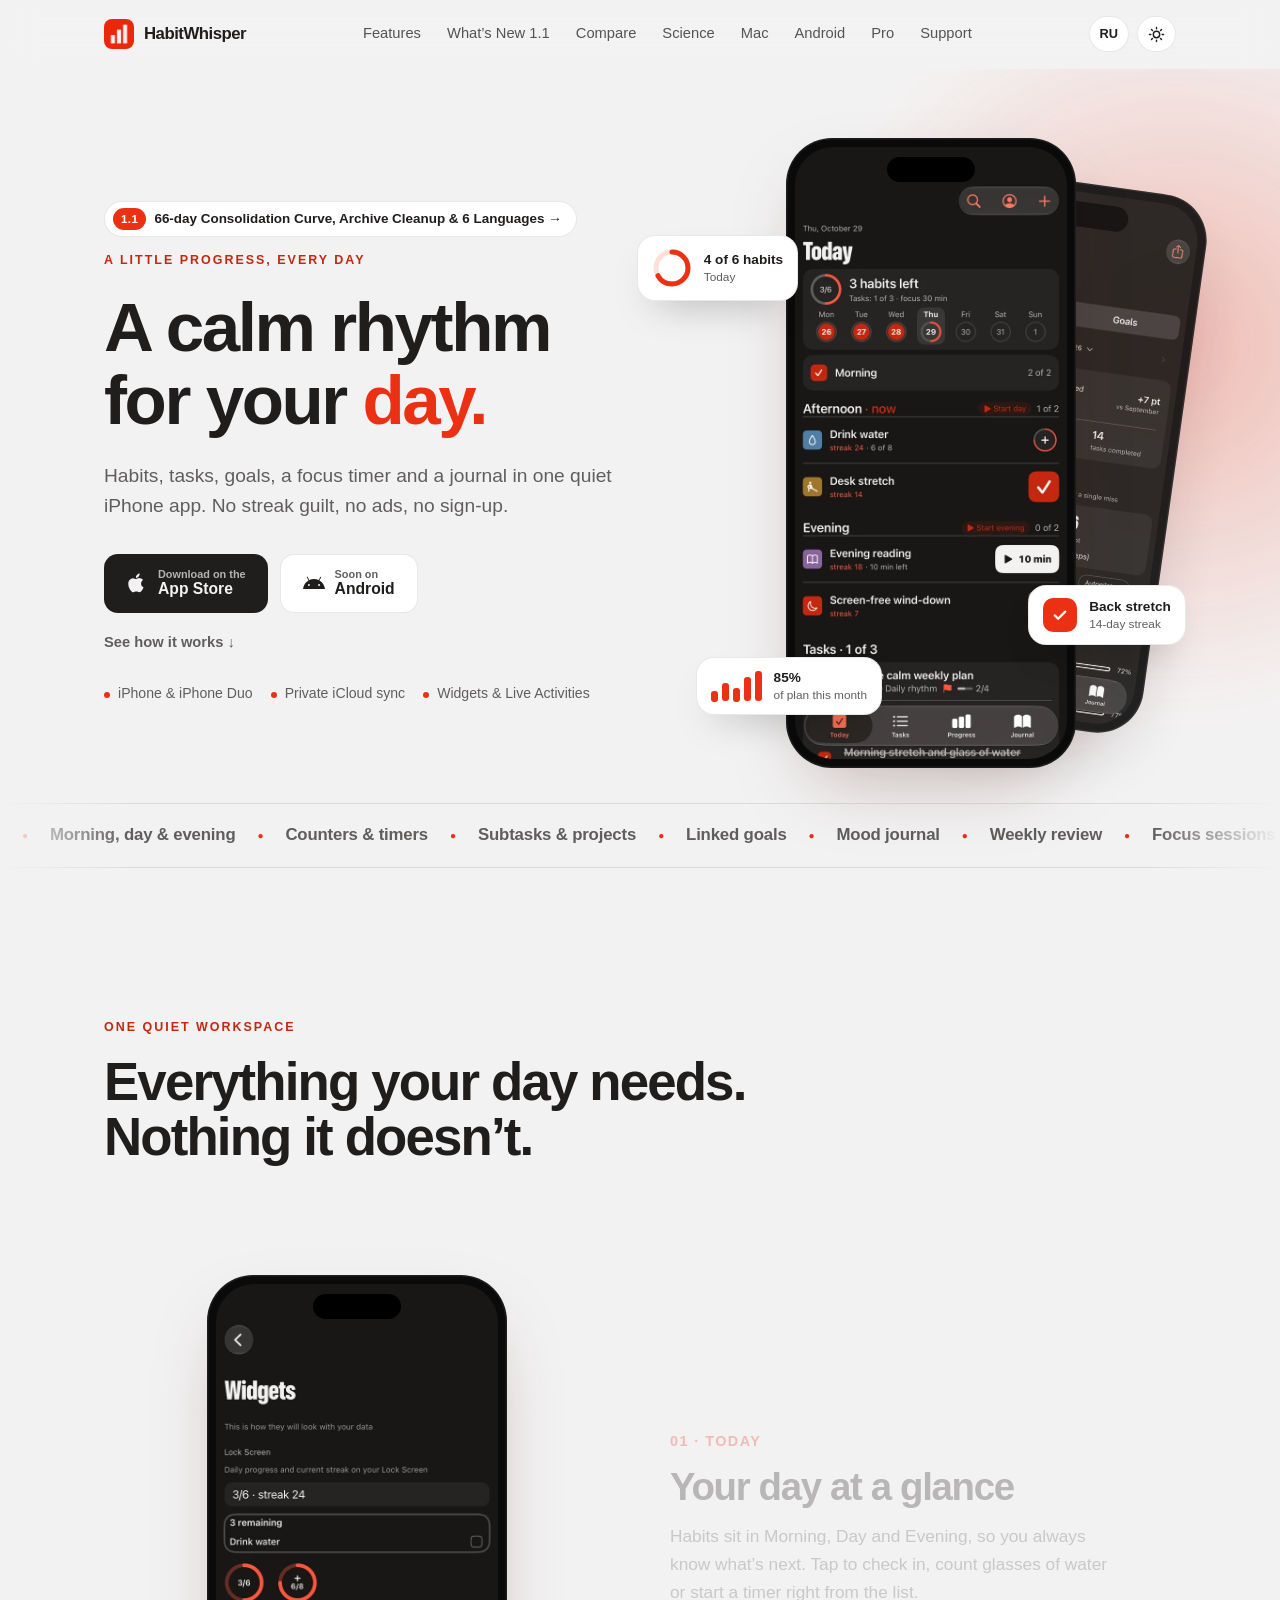
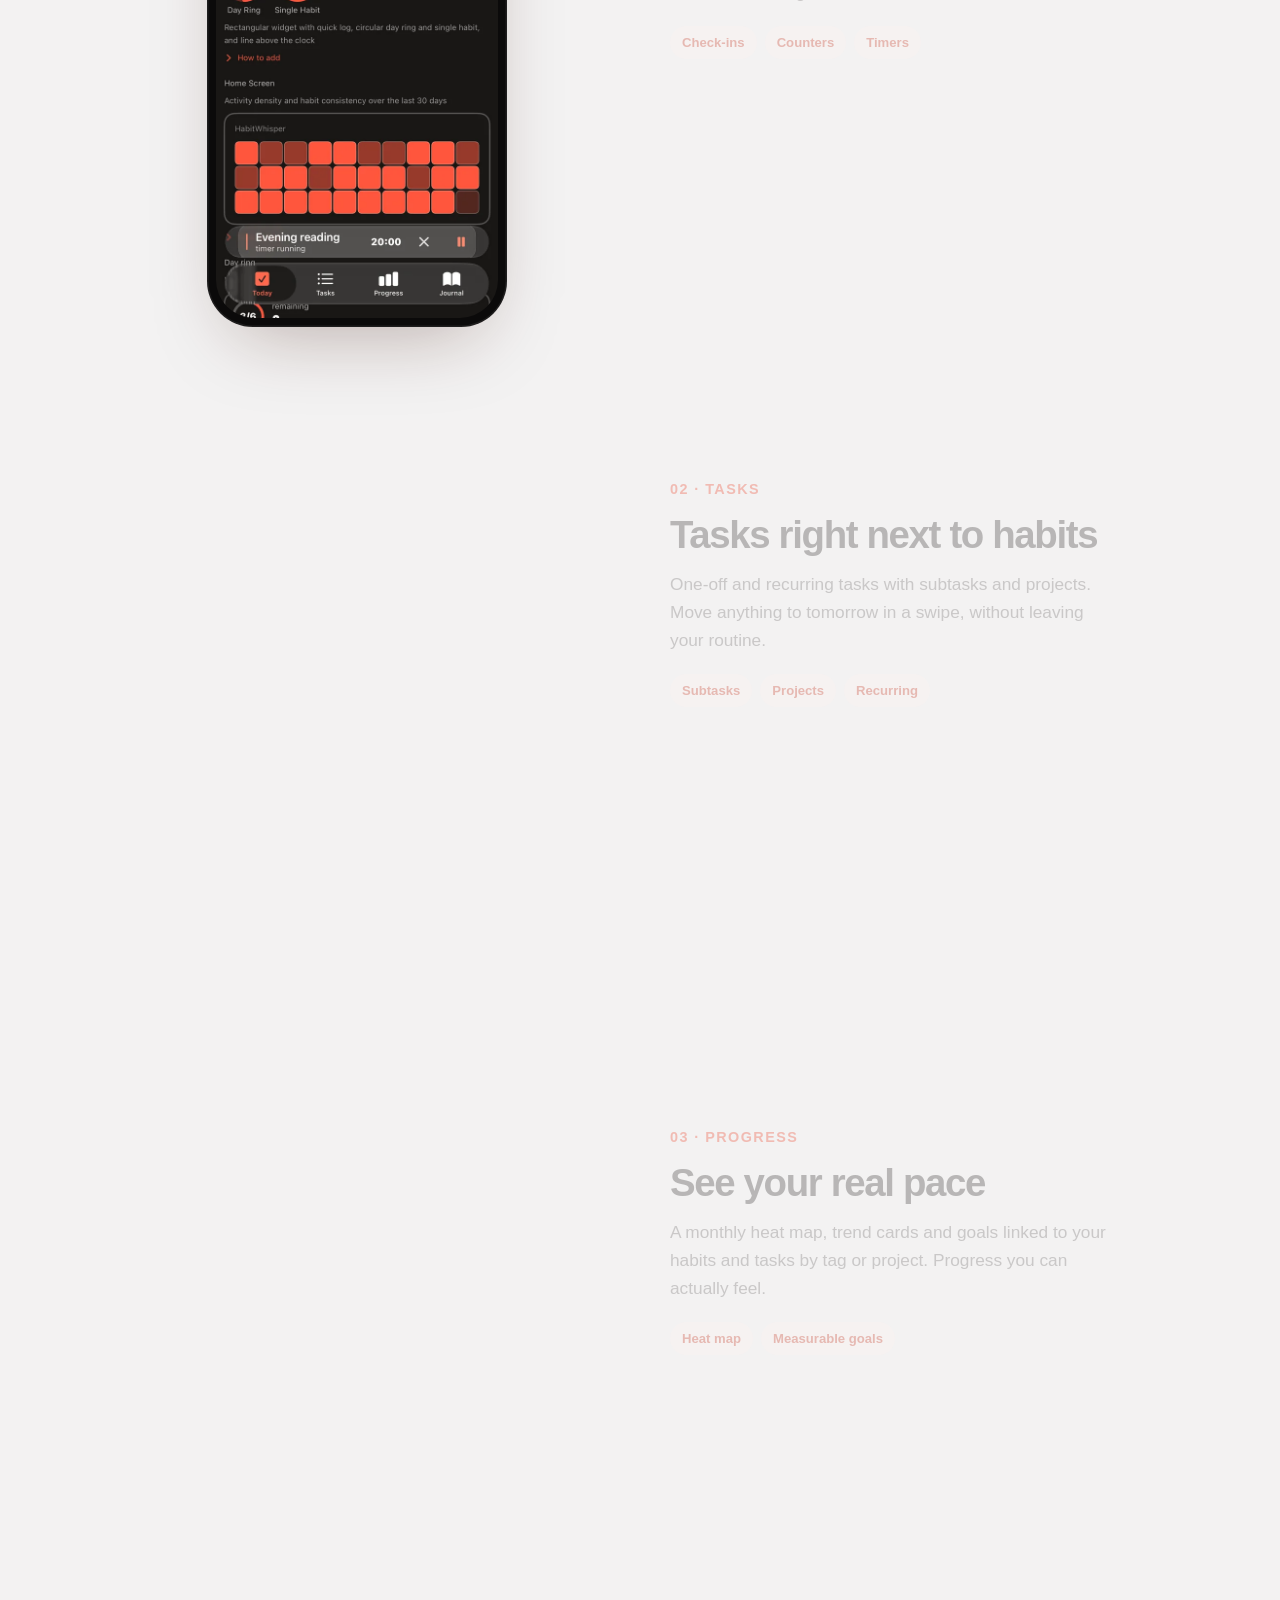
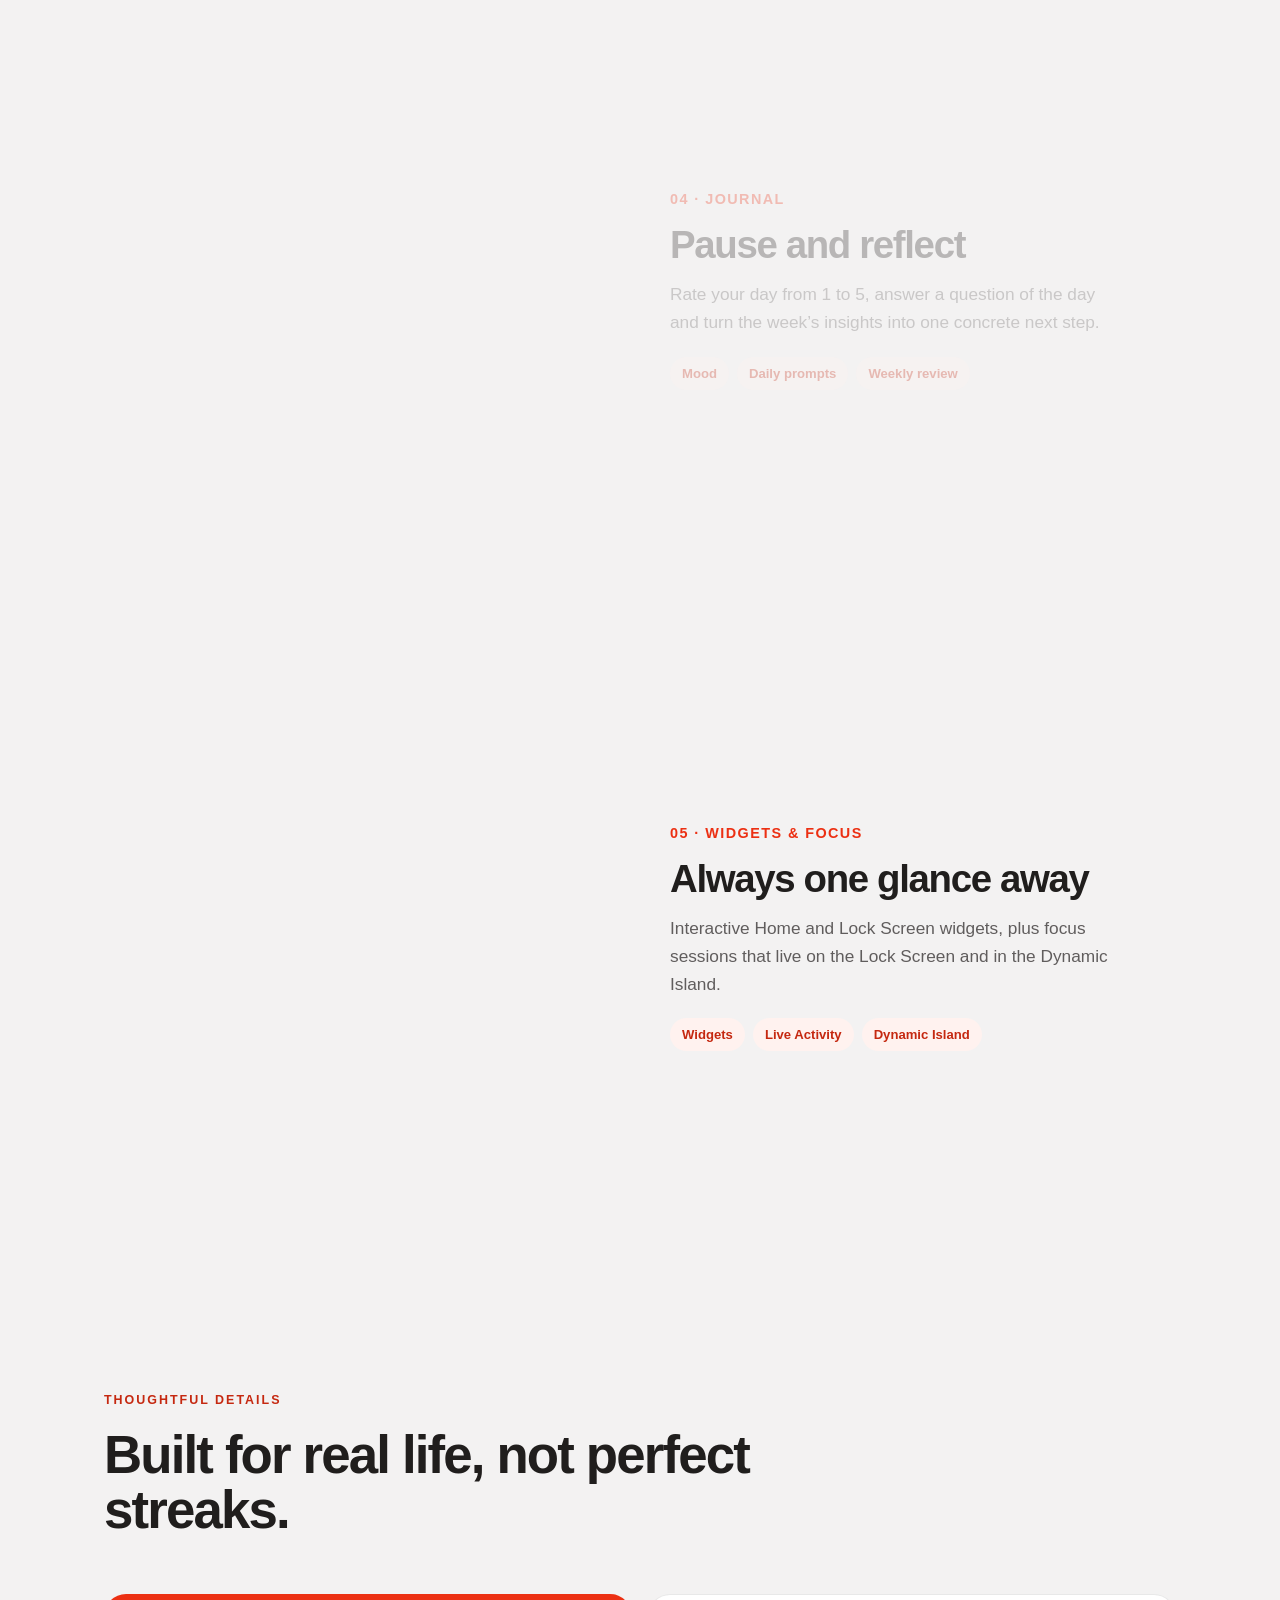
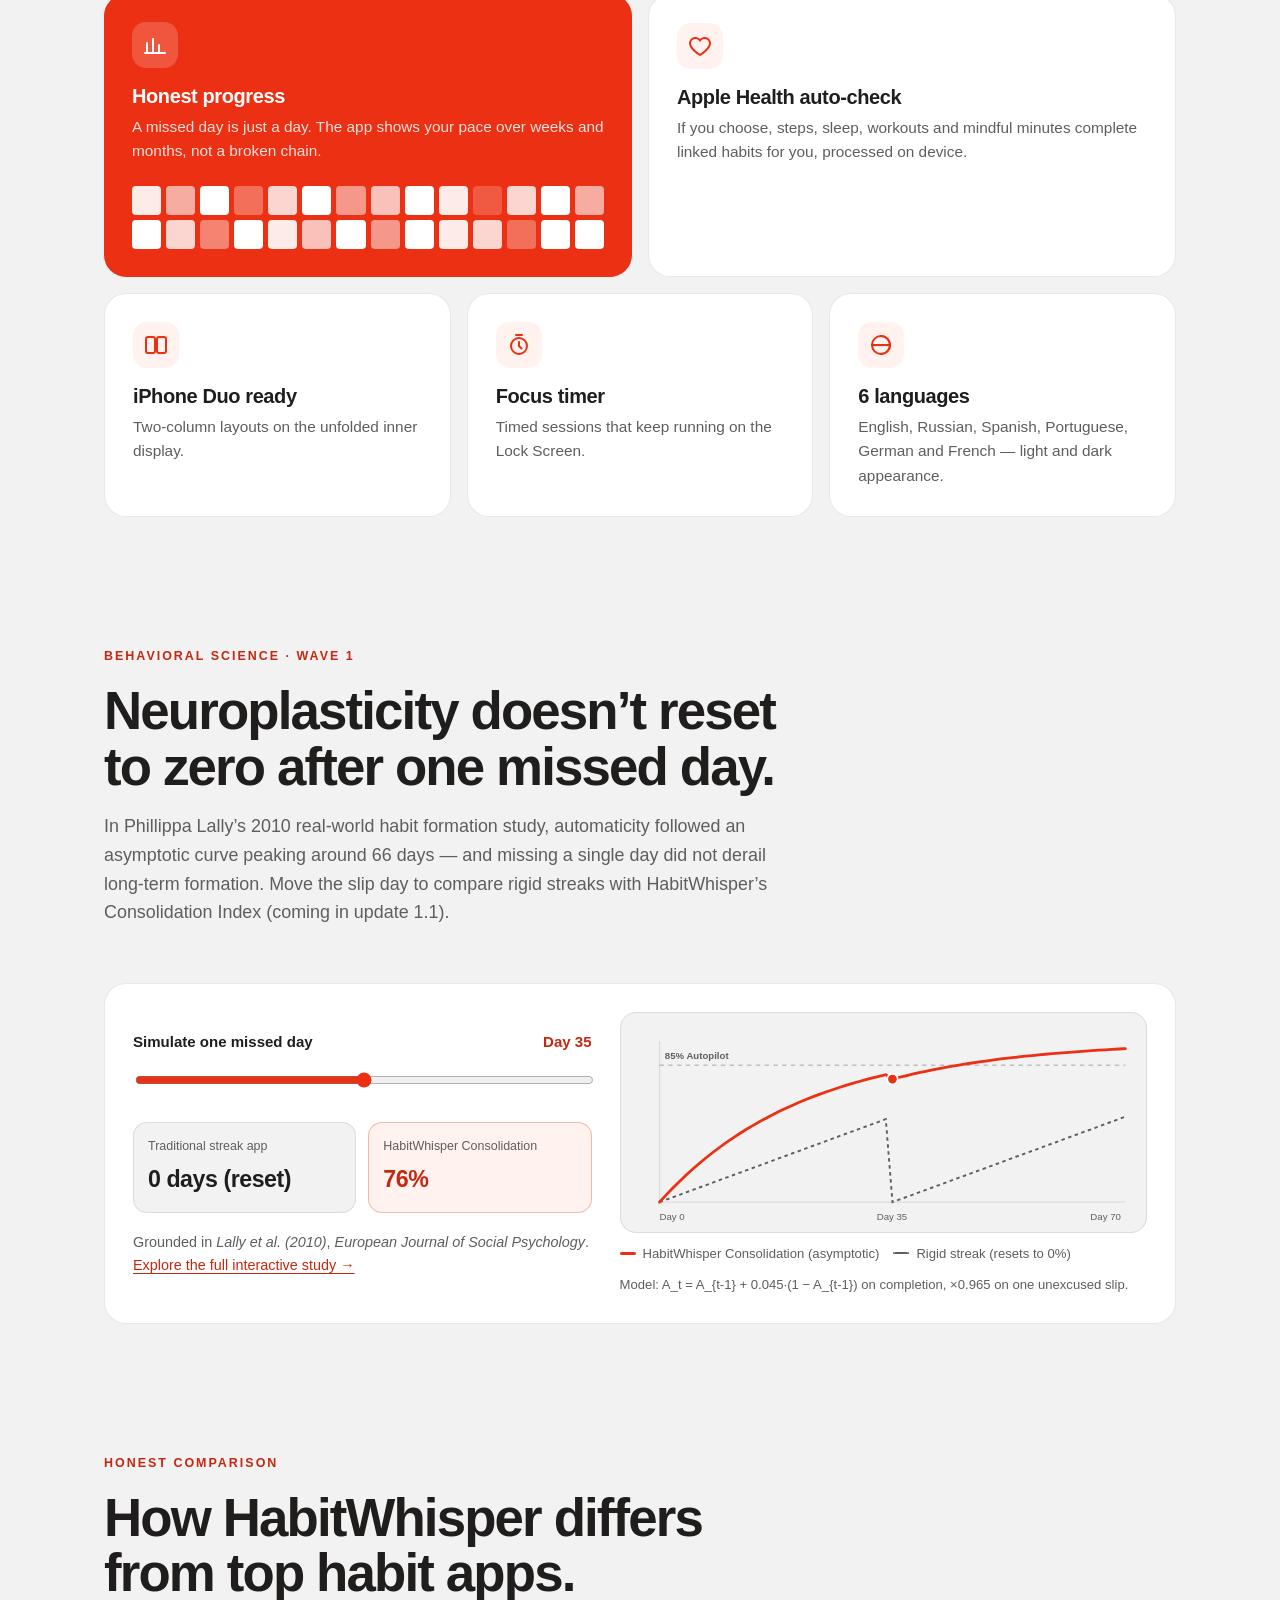
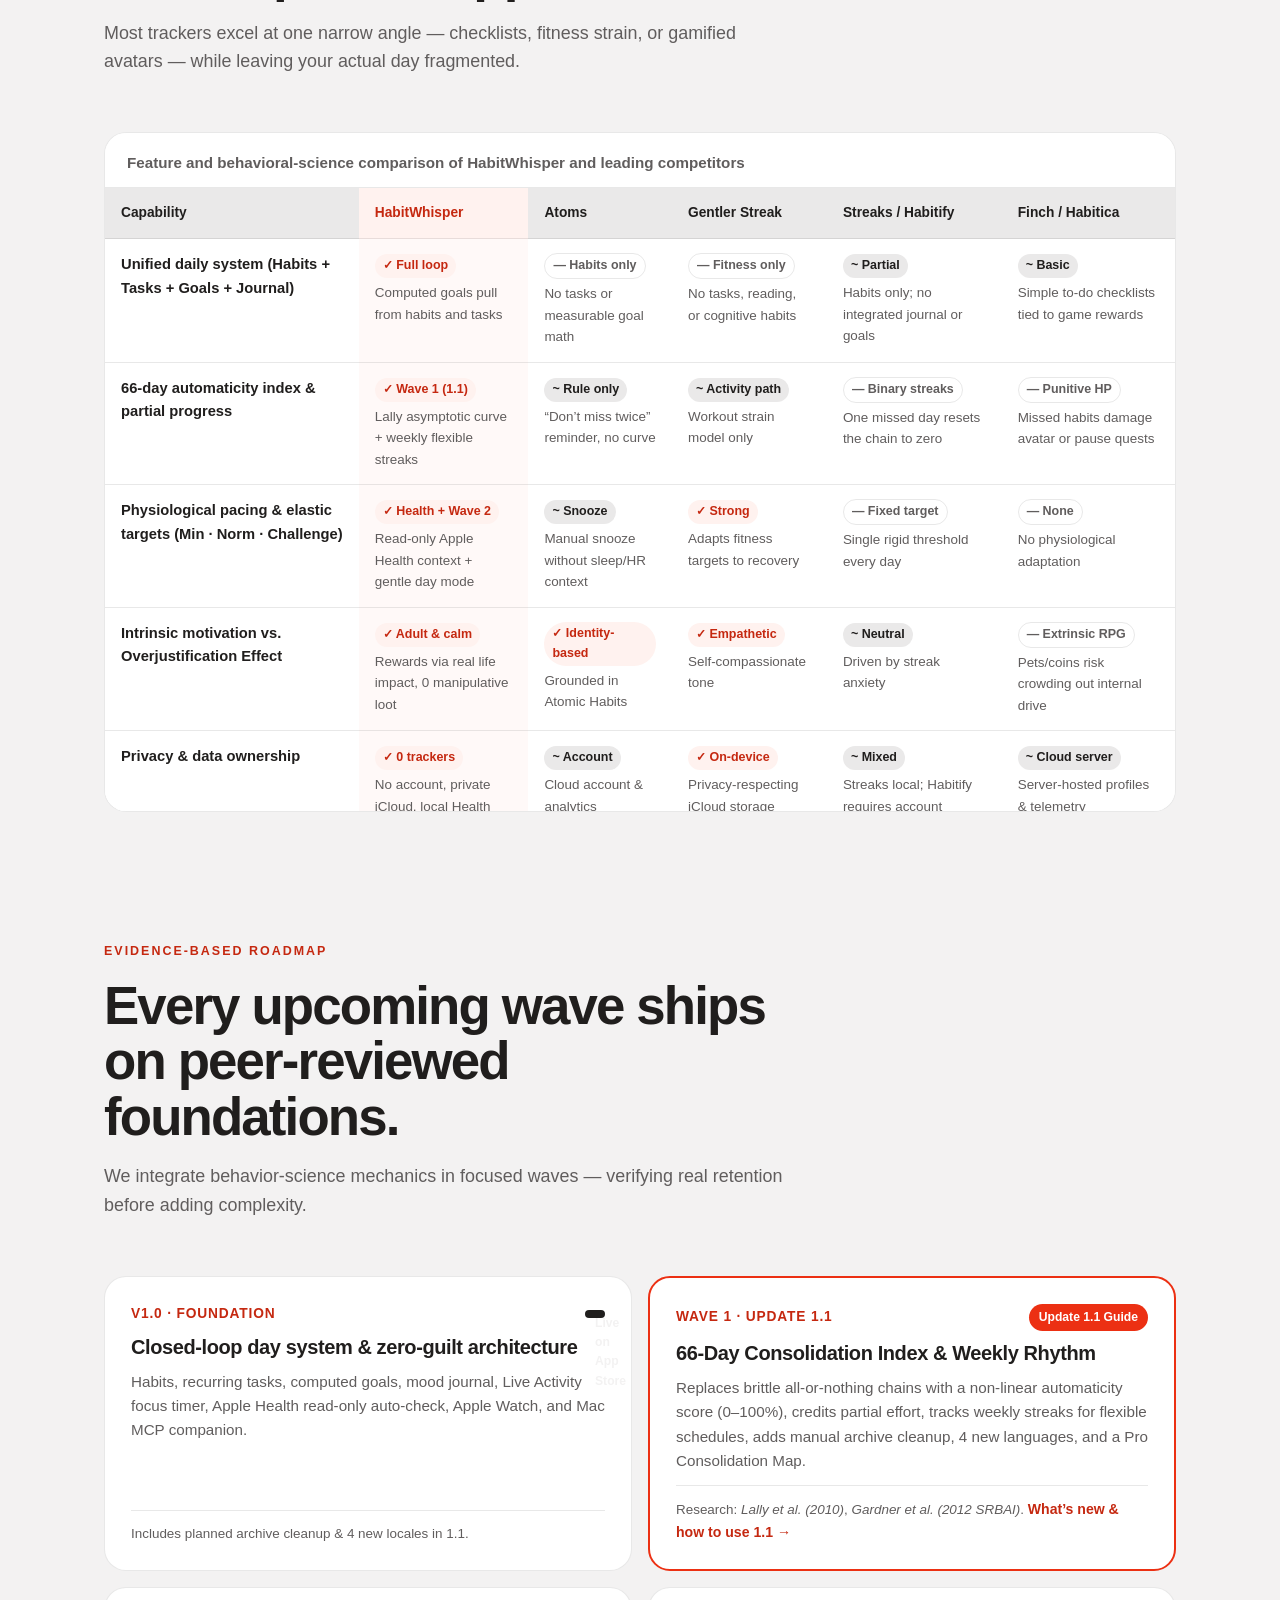
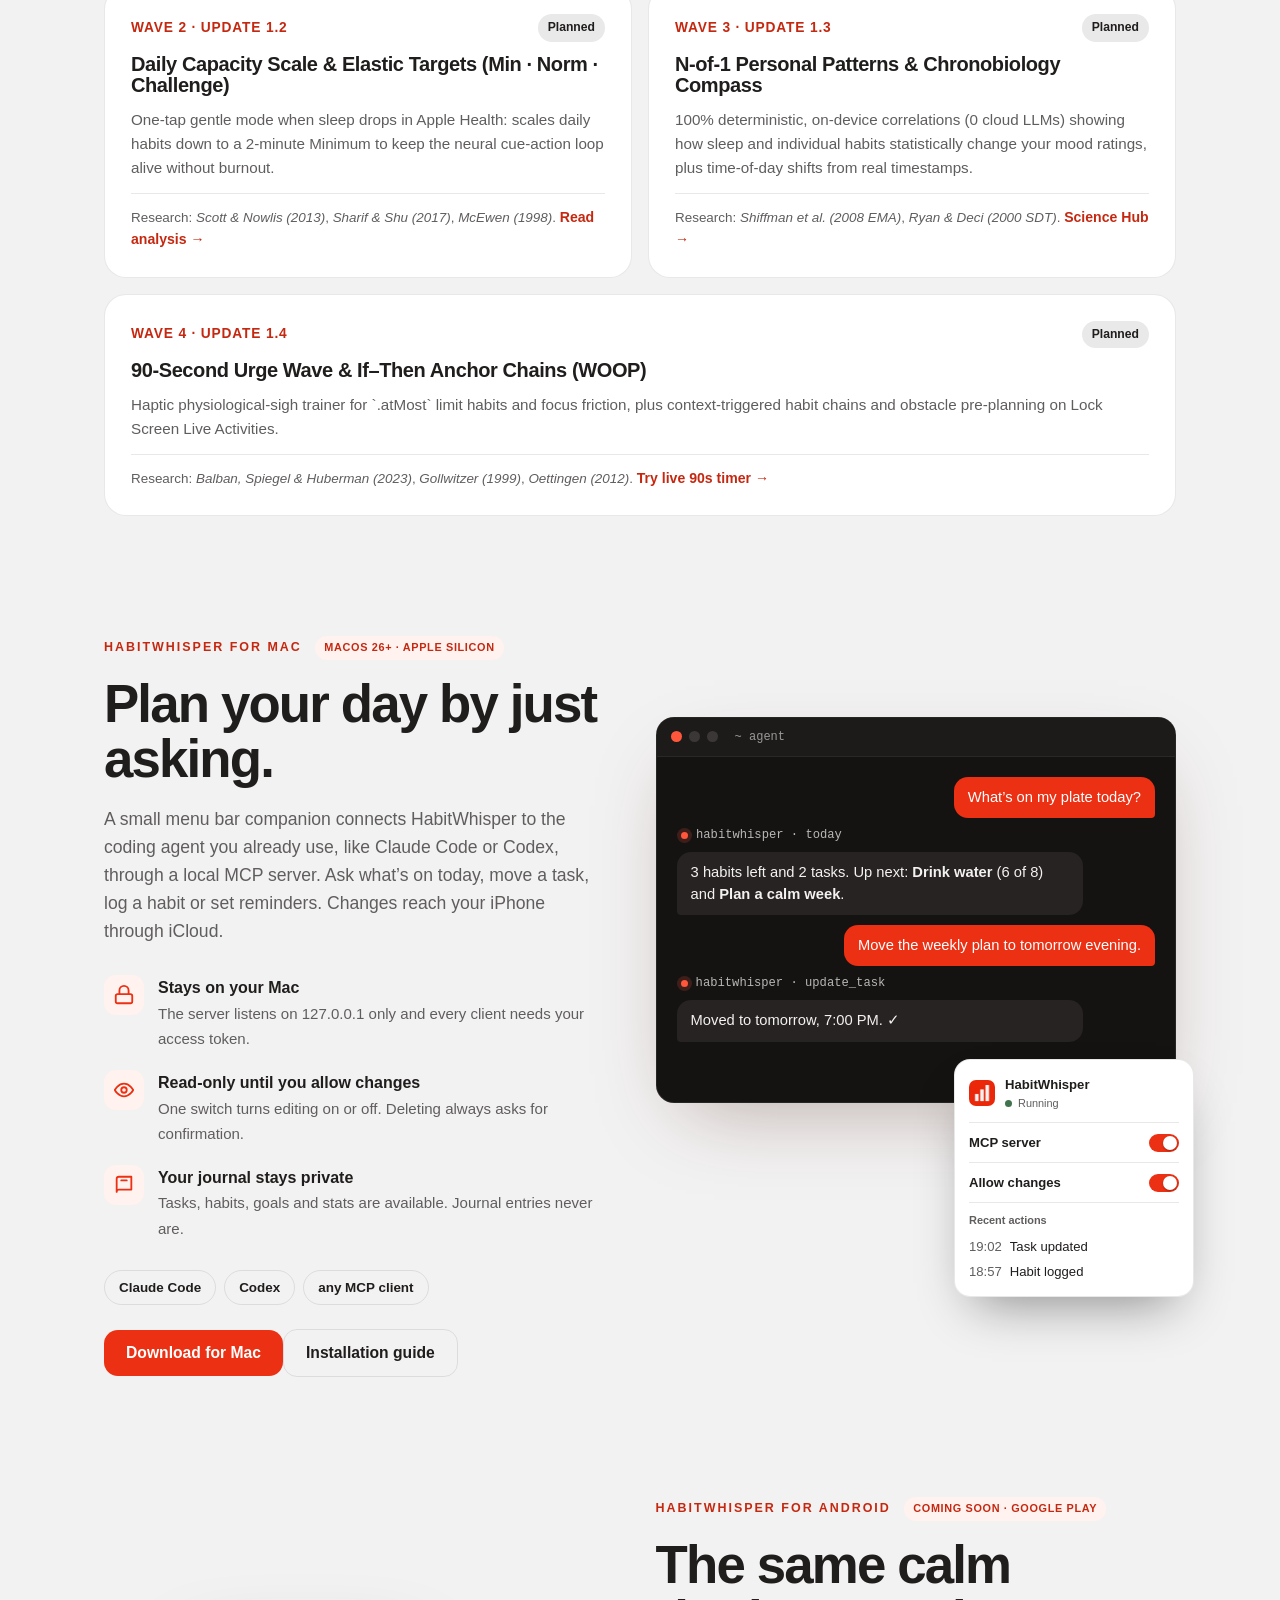
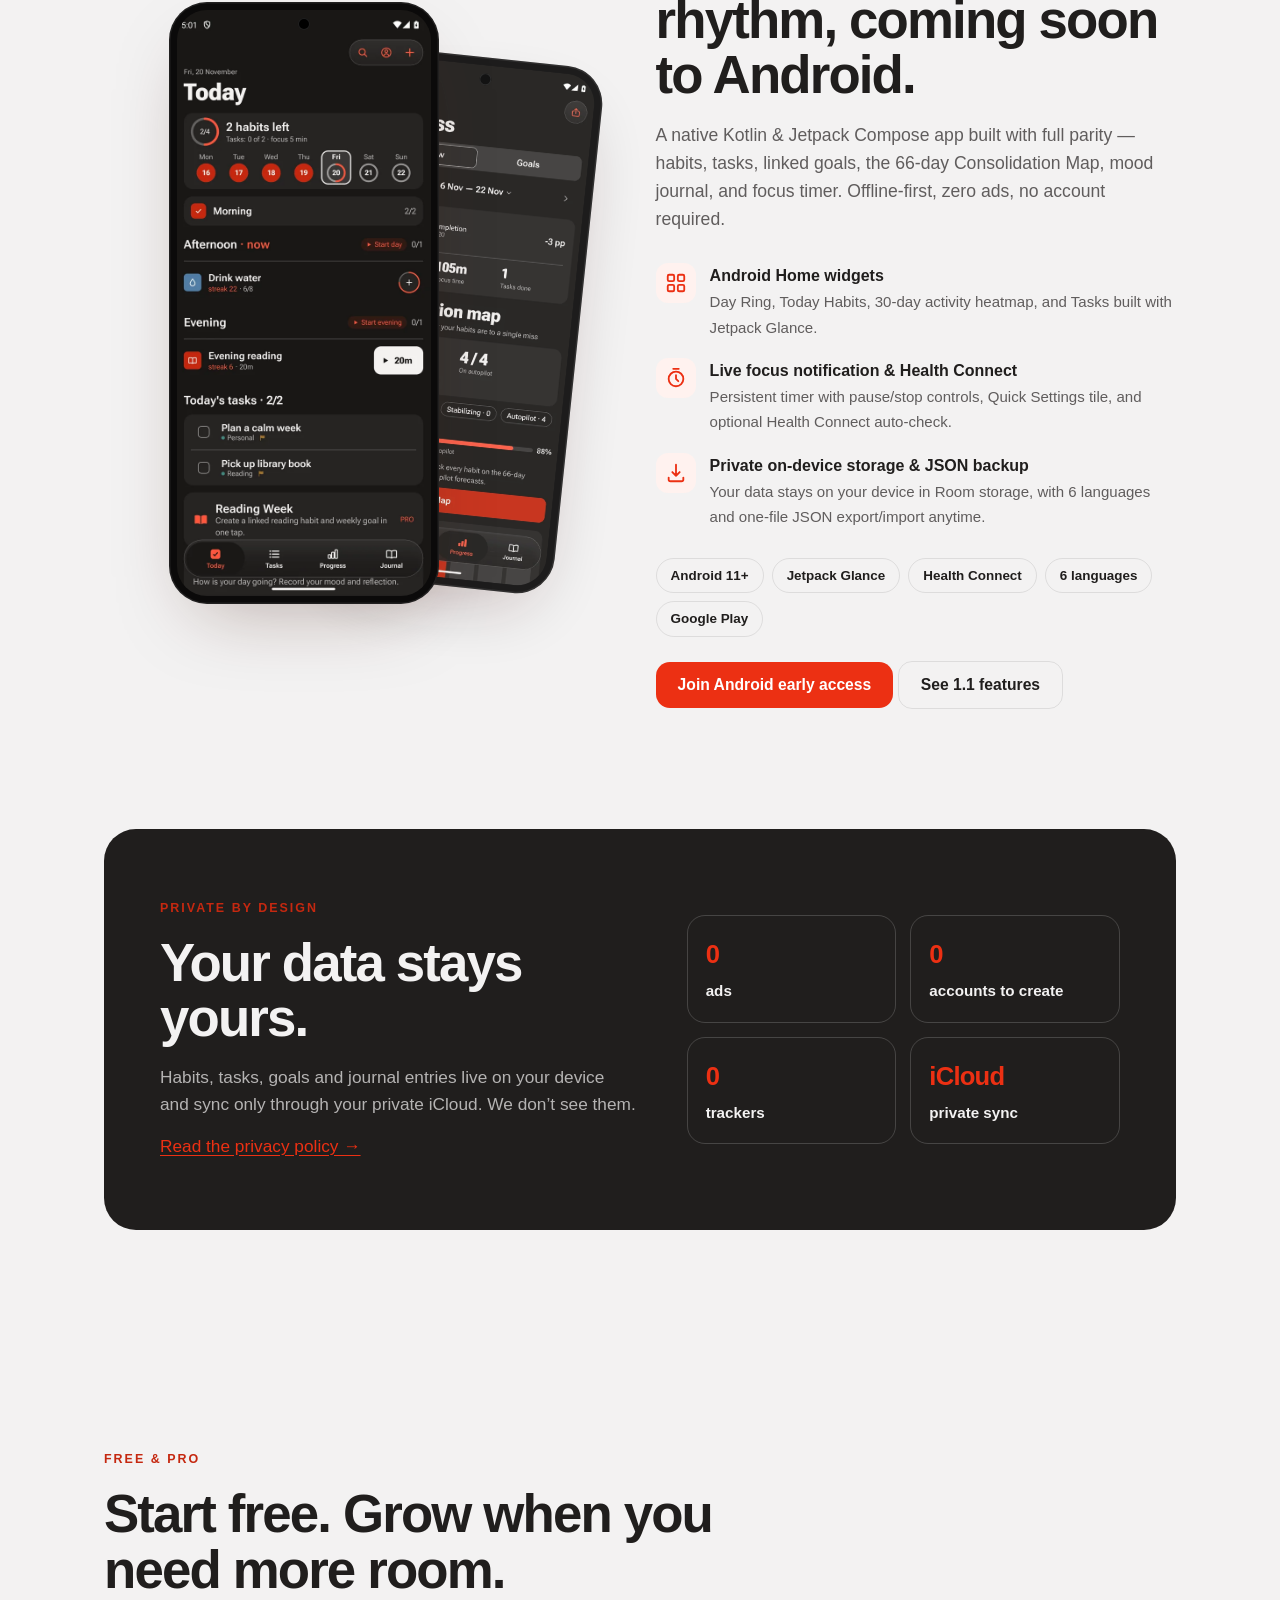
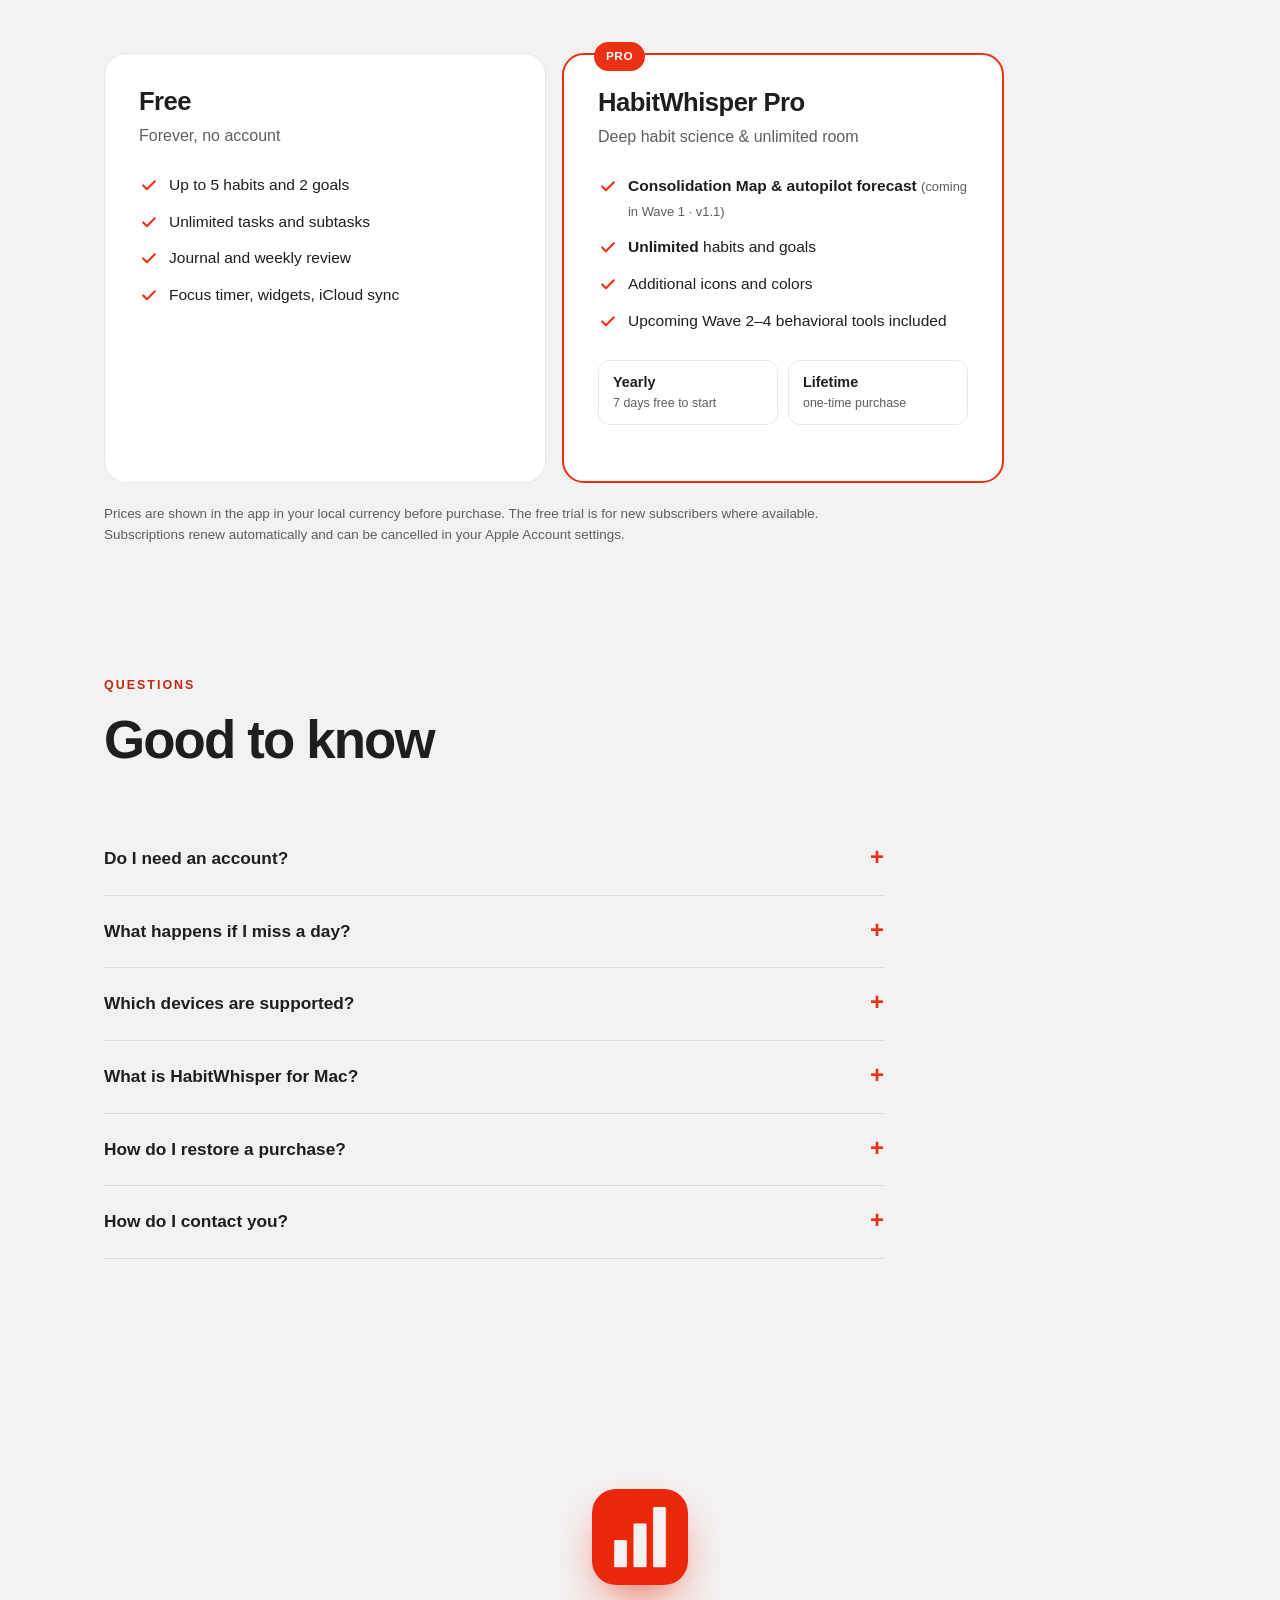
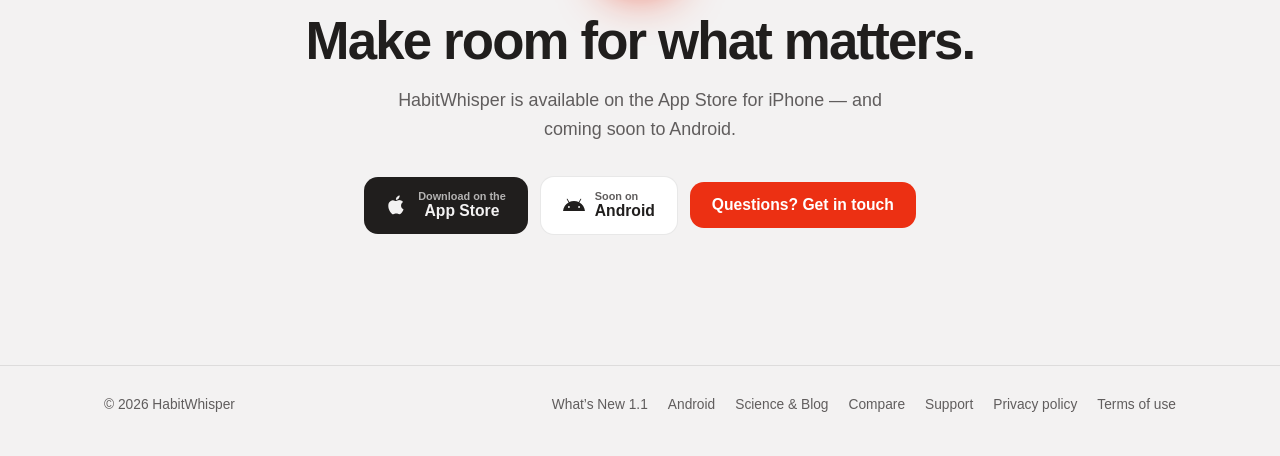
<file: index.html>
<!doctype html>
<html lang="en" data-lang="en">
<head>
<meta charset="utf-8">
<meta name="viewport" content="width=device-width,initial-scale=1">
<meta name="color-scheme" content="light dark">
<title>HabitWhisper — habits, tasks, goals and a journal</title>
<meta name="description" content="HabitWhisper brings habits, tasks, goals, a focus timer and a journal together in one calm iPhone app. No ads, no account, your data stays in your iCloud.">
<meta name="theme-color" content="#F3F2F2" media="(prefers-color-scheme: light)">
<meta name="theme-color" content="#181716" media="(prefers-color-scheme: dark)">
<meta property="og:title" content="HabitWhisper">
<meta property="og:description" content="A calm daily rhythm: habits, tasks, goals, focus and a journal in one iPhone app.">
<meta property="og:image" content="assets/icon.png">
<link rel="icon" href="assets/icon.png">
<link rel="apple-touch-icon" href="assets/apple-touch-icon.png">
<link rel="stylesheet" href="style.css">
<script>
// Apply saved theme and language before paint to avoid a flash.
(function(){try{var t=localStorage.getItem('hw-theme');if(t)document.documentElement.dataset.theme=t;var saved=localStorage.getItem('hw-lang');var l=(saved==='ru'||saved==='en')?saved:((navigator.language||'').toLowerCase().indexOf('ru')===0||(navigator.language||'').toLowerCase().indexOf('be')===0?'ru':'en');document.documentElement.dataset.lang=l;document.documentElement.lang=l}catch(e){}})();
</script>
</head>
<body>

<header class="header" id="top">
  <div class="wrap">
    <a class="brand" href="./"><img src="assets/icon.png" alt="" width="30" height="30">HabitWhisper</a>
    <nav class="nav" aria-label="Navigation">
      <a href="#features"><span data-l="en">Features</span><span data-l="ru">Возможности</span></a>
      <a href="whats-new/"><span data-l="en">What’s New 1.1</span><span data-l="ru">Новое в 1.1</span></a>
      <a href="#compare"><span data-l="en">Compare</span><span data-l="ru">Сравнение</span></a>
      <a href="science/"><span data-l="en">Science</span><span data-l="ru">Наука</span></a>
      <a href="#mac">Mac</a>
      <a href="#android">Android</a>
      <a href="#pricing"><span data-l="en">Pro</span><span data-l="ru">Pro</span></a>
      <a href="support/"><span data-l="en">Support</span><span data-l="ru">Поддержка</span></a>
    </nav>
    <div class="tools">
      <button class="chip-btn lang-btn" type="button" aria-label="Switch language"><span data-l="en">RU</span><span data-l="ru">EN</span></button>
      <button class="chip-btn theme-btn" type="button" aria-label="Toggle theme">
        <svg class="sun" viewBox="0 0 24 24" fill="none" stroke="currentColor" stroke-width="2" stroke-linecap="round"><circle cx="12" cy="12" r="4.5"/><path d="M12 2v2M12 20v2M4.9 4.9l1.4 1.4M17.7 17.7l1.4 1.4M2 12h2M20 12h2M4.9 19.1l1.4-1.4M17.7 6.3l1.4-1.4"/></svg>
        <svg class="moon" viewBox="0 0 24 24" fill="none" stroke="currentColor" stroke-width="2" stroke-linecap="round" stroke-linejoin="round"><path d="M20 14.5A8.5 8.5 0 1 1 9.5 4a7 7 0 0 0 10.5 10.5z"/></svg>
      </button>
    </div>
  </div>
</header>

<main>
<section class="hero">
  <div class="glow" aria-hidden="true"></div>
  <div class="wrap">
    <div>
      <a class="release-pill reveal" href="whats-new/">
        <b>1.1</b>
        <span data-l="en">66-day Consolidation Curve, Archive Cleanup &amp; 6 Languages →</span>
        <span data-l="ru">Кривая 66 дней, очистка архива и 6 языков →</span>
      </a>
      <div class="eyebrow reveal"><span data-l="en">A little progress, every day</span><span data-l="ru">Немного прогресса каждый день</span></div>
      <h1 class="reveal d1" style="margin-top:20px">
        <span data-l="en"><span class="line">A calm rhythm</span><span class="line">for your <span class="accent">day.</span></span></span>
        <span data-l="ru"><span class="line">Спокойный ритм</span><span class="line">вашего <span class="accent">дня.</span></span></span>
      </h1>
      <p class="lead reveal d2">
        <span data-l="en">Habits, tasks, goals, a focus timer and a journal in one quiet iPhone app. No streak guilt, no ads, no sign-up.</span>
        <span data-l="ru">Привычки, задачи, цели, фокус-таймер и дневник в одном спокойном приложении для iPhone. Без чувства вины за пропуски, без рекламы и регистрации.</span>
      </p>
      <div class="ctas reveal d3">
        <a class="button" data-l="en" href="https://apps.apple.com/us/app/id6808374814"><svg viewBox="0 0 24 24" fill="currentColor" aria-hidden="true"><path d="M16.4 12.6c0-2.6 2.1-3.8 2.2-3.9-1.2-1.8-3.1-2-3.7-2-1.6-.2-3.1.9-3.9.9-.8 0-2-.9-3.4-.9-1.7 0-3.3 1-4.2 2.6-1.8 3.1-.5 7.7 1.3 10.2.9 1.2 1.9 2.6 3.2 2.6 1.3-.1 1.8-.8 3.3-.8 1.6 0 2 .8 3.4.8 1.4 0 2.3-1.3 3.1-2.5 1-1.4 1.4-2.8 1.4-2.9 0 0-2.7-1-2.7-4.1zM13.9 4.9c.7-.9 1.2-2 1-3.2-1 0-2.3.7-3 1.6-.7.8-1.2 2-1.1 3.1 1.2.1 2.3-.6 3.1-1.5z"/></svg><span><small>Download on the</small>App Store</span></a>
        <a class="button" data-l="ru" href="https://apps.apple.com/ru/app/id6808374814"><svg viewBox="0 0 24 24" fill="currentColor" aria-hidden="true"><path d="M16.4 12.6c0-2.6 2.1-3.8 2.2-3.9-1.2-1.8-3.1-2-3.7-2-1.6-.2-3.1.9-3.9.9-.8 0-2-.9-3.4-.9-1.7 0-3.3 1-4.2 2.6-1.8 3.1-.5 7.7 1.3 10.2.9 1.2 1.9 2.6 3.2 2.6 1.3-.1 1.8-.8 3.3-.8 1.6 0 2 .8 3.4.8 1.4 0 2.3-1.3 3.1-2.5 1-1.4 1.4-2.8 1.4-2.9 0 0-2.7-1-2.7-4.1zM13.9 4.9c.7-.9 1.2-2 1-3.2-1 0-2.3.7-3 1.6-.7.8-1.2 2-1.1 3.1 1.2.1 2.3-.6 3.1-1.5z"/></svg><span><small>Загрузить в</small>App Store</span></a>
        <a class="button ghost store-soon" data-l="en" href="#android"><svg viewBox="0 -4 24 24" fill="currentColor" fill-rule="evenodd" aria-hidden="true"><path d="M17.53 11.2a1 1 0 1 1 0-2 1 1 0 0 1 0 2m-11.06 0a1 1 0 1 1 0-2 1 1 0 0 1 0 2m11.42-6.02 1.99-3.45a.42.42 0 0 0-.15-.57.42.42 0 0 0-.57.15L17.15 4.8a12.1 12.1 0 0 0-5.15-1.15c-1.85 0-3.6.42-5.15 1.15L4.84 1.31a.42.42 0 0 0-.57-.15.42.42 0 0 0-.15.57l1.99 3.45C2.69 7.04.34 10.5.04 14.6h23.92c-.3-4.1-2.65-7.56-6.07-9.42"/></svg><span><small>Soon on</small>Android</span></a>
        <a class="button ghost store-soon" data-l="ru" href="#android"><svg viewBox="0 -4 24 24" fill="currentColor" fill-rule="evenodd" aria-hidden="true"><path d="M17.53 11.2a1 1 0 1 1 0-2 1 1 0 0 1 0 2m-11.06 0a1 1 0 1 1 0-2 1 1 0 0 1 0 2m11.42-6.02 1.99-3.45a.42.42 0 0 0-.15-.57.42.42 0 0 0-.57.15L17.15 4.8a12.1 12.1 0 0 0-5.15-1.15c-1.85 0-3.6.42-5.15 1.15L4.84 1.31a.42.42 0 0 0-.57-.15.42.42 0 0 0-.15.57l1.99 3.45C2.69 7.04.34 10.5.04 14.6h23.92c-.3-4.1-2.65-7.56-6.07-9.42"/></svg><span><small>Скоро на</small>Android</span></a>
      </div>
      <div class="hero-sublink reveal d3">
        <a href="#features"><span data-l="en">See how it works ↓</span><span data-l="ru">Как это работает ↓</span></a>
      </div>
      <div class="facts reveal d3">
        <span data-l="en">iPhone &amp; iPhone Duo</span><span data-l="ru">iPhone и iPhone Duo</span>
        <span data-l="en">Private iCloud sync</span><span data-l="ru">Синхронизация через iCloud</span>
        <span data-l="en">Widgets &amp; Live Activities</span><span data-l="ru">Виджеты и Live Activity</span>
      </div>
    </div>

    <div class="stage reveal d2" aria-hidden="true">
      <div class="phone back"><img data-shot="progress" src="assets/screens/en/progress.webp" alt="" width="600" height="1304"></div>
      <div class="phone main"><img data-shot="today" src="assets/screens/en/today.webp" alt="" width="600" height="1304" fetchpriority="high"></div>
      <div class="bubble b1">
        <svg class="ring" viewBox="0 0 40 40"><circle class="track" cx="20" cy="20" r="16" pathLength="100"/><circle class="val" cx="20" cy="20" r="16" pathLength="100" style="--to:33"/></svg>
        <div><span data-l="en">4 of 6 habits</span><span data-l="ru">4 из 6 привычек</span><small data-l="en">Today</small><small data-l="ru">Сегодня</small></div>
      </div>
      <div class="bubble b2">
        <div class="check"><svg viewBox="0 0 24 24" fill="none" stroke="currentColor" stroke-width="3" stroke-linecap="round" stroke-linejoin="round"><path d="M5 12.5l4.5 4.5L19 7.5" pathLength="24"/></svg></div>
        <div><span data-l="en">Back stretch</span><span data-l="ru">Разминка для спины</span><small data-l="en">14-day streak</small><small data-l="ru">серия 14 дней</small></div>
      </div>
      <div class="bubble b3">
        <div class="mini-bars"><i style="--h:35%"></i><i style="--h:60%"></i><i style="--h:45%"></i><i style="--h:80%"></i><i style="--h:100%"></i></div>
        <div>85%<small data-l="en">of plan this month</small><small data-l="ru">плана за месяц</small></div>
      </div>
    </div>
  </div>

  <div class="marquee" aria-hidden="true">
    <div class="track">
      <span data-l="en"><b>●</b>Morning, day &amp; evening<b>●</b>Counters &amp; timers<b>●</b>Subtasks &amp; projects<b>●</b>Linked goals<b>●</b>Mood journal<b>●</b>Weekly review<b>●</b>Focus sessions<b>●</b>Apple Health<b>●</b>Interactive widgets<b>●</b>Morning, day &amp; evening<b>●</b>Counters &amp; timers<b>●</b>Subtasks &amp; projects<b>●</b>Linked goals<b>●</b>Mood journal<b>●</b>Weekly review<b>●</b>Focus sessions<b>●</b>Apple Health<b>●</b>Interactive widgets</span>
      <span data-l="ru"><b>●</b>Утро, день и вечер<b>●</b>Счётчики и таймеры<b>●</b>Подзадачи и проекты<b>●</b>Связанные цели<b>●</b>Дневник настроения<b>●</b>Итог недели<b>●</b>Фокус-сессии<b>●</b>Apple Health<b>●</b>Интерактивные виджеты<b>●</b>Утро, день и вечер<b>●</b>Счётчики и таймеры<b>●</b>Подзадачи и проекты<b>●</b>Связанные цели<b>●</b>Дневник настроения<b>●</b>Итог недели<b>●</b>Фокус-сессии<b>●</b>Apple Health<b>●</b>Интерактивные виджеты</span>
    </div>
  </div>
</section>

<section class="section" id="features">
  <div class="wrap">
    <div class="section-head reveal">
      <div class="eyebrow"><span data-l="en">One quiet workspace</span><span data-l="ru">Всё в одном месте</span></div>
      <h2><span data-l="en">Everything your day needs. Nothing it doesn’t.</span><span data-l="ru">Всё, что нужно дню. И ничего лишнего.</span></h2>
    </div>

    <div class="story">
      <div class="sticky" aria-hidden="true">
        <div class="phone">
          <img class="on" data-shot="today" data-step="0" src="assets/screens/en/today.webp" alt="" width="600" height="1304">
          <img data-shot="tasks" data-step="1" src="assets/screens/en/tasks.webp" alt="" width="600" height="1304" loading="lazy">
          <img data-shot="progress" data-step="2" src="assets/screens/en/progress.webp" alt="" width="600" height="1304" loading="lazy">
          <img data-shot="journal" data-step="3" src="assets/screens/en/journal.webp" alt="" width="600" height="1304" loading="lazy">
          <img data-shot="focus" data-step="4" src="assets/screens/en/focus.webp" alt="" width="600" height="1304" loading="lazy">
        </div>
      </div>
      <div class="steps">
        <article class="step on" data-step="0">
          <div class="num">01 · <span data-l="en">TODAY</span><span data-l="ru">СЕГОДНЯ</span></div>
          <h3><span data-l="en">Your day at a glance</span><span data-l="ru">Весь день одним взглядом</span></h3>
          <p><span data-l="en">Habits sit in Morning, Day and Evening, so you always know what’s next. Tap to check in, count glasses of water or start a timer right from the list.</span><span data-l="ru">Привычки разложены на Утро, День и Вечер, поэтому всегда понятно, что дальше. Отметка в одно касание, счётчик воды или страниц, таймер прямо из списка.</span></p>
          <ul><li data-l="en">Check-ins</li><li data-l="en">Counters</li><li data-l="en">Timers</li><li data-l="ru">Отметки</li><li data-l="ru">Счётчики</li><li data-l="ru">Таймеры</li></ul>
          <div class="phone inline-shot"><img data-shot="today" src="assets/screens/en/today.webp" alt="Today screen" width="600" height="1304" loading="lazy"></div>
        </article>
        <article class="step" data-step="1">
          <div class="num">02 · <span data-l="en">TASKS</span><span data-l="ru">ЗАДАЧИ</span></div>
          <h3><span data-l="en">Tasks right next to habits</span><span data-l="ru">Задачи рядом с привычками</span></h3>
          <p><span data-l="en">One-off and recurring tasks with subtasks and projects. Move anything to tomorrow in a swipe, without leaving your routine.</span><span data-l="ru">Разовые и повторяющиеся задачи с подзадачами и проектами. Перенести на завтра можно одним жестом, не выходя из своего ритма.</span></p>
          <ul><li data-l="en">Subtasks</li><li data-l="en">Projects</li><li data-l="en">Recurring</li><li data-l="ru">Подзадачи</li><li data-l="ru">Проекты</li><li data-l="ru">Повторы</li></ul>
          <div class="phone inline-shot"><img data-shot="tasks" src="assets/screens/en/tasks.webp" alt="Tasks screen" width="600" height="1304" loading="lazy"></div>
        </article>
        <article class="step" data-step="2">
          <div class="num">03 · <span data-l="en">PROGRESS</span><span data-l="ru">ПРОГРЕСС</span></div>
          <h3><span data-l="en">See your real pace</span><span data-l="ru">Видно реальный темп</span></h3>
          <p><span data-l="en">A monthly heat map, trend cards and goals linked to your habits and tasks by tag or project. Progress you can actually feel.</span><span data-l="ru">Тепловая карта месяца, карточки динамики и цели, связанные с привычками и задачами по тегу или проекту. Прогресс, который ощущается.</span></p>
          <ul><li data-l="en">Heat map</li><li data-l="en">Measurable goals</li><li data-l="ru">Тепловая карта</li><li data-l="ru">Измеримые цели</li></ul>
          <div class="phone inline-shot"><img data-shot="progress" src="assets/screens/en/progress.webp" alt="Progress screen" width="600" height="1304" loading="lazy"></div>
        </article>
        <article class="step" data-step="3">
          <div class="num">04 · <span data-l="en">JOURNAL</span><span data-l="ru">ДНЕВНИК</span></div>
          <h3><span data-l="en">Pause and reflect</span><span data-l="ru">Остановиться и подумать</span></h3>
          <p><span data-l="en">Rate your day from 1 to 5, answer a question of the day and turn the week’s insights into one concrete next step.</span><span data-l="ru">Оцените день от 1 до 5, ответьте на вопрос дня и превратите выводы недели в один конкретный следующий шаг.</span></p>
          <ul><li data-l="en">Mood</li><li data-l="en">Daily prompts</li><li data-l="en">Weekly review</li><li data-l="ru">Настроение</li><li data-l="ru">Вопрос дня</li><li data-l="ru">Итог недели</li></ul>
          <div class="phone inline-shot"><img data-shot="journal" src="assets/screens/en/journal.webp" alt="Journal screen" width="600" height="1304" loading="lazy"></div>
        </article>
        <article class="step" data-step="4">
          <div class="num">05 · <span data-l="en">WIDGETS &amp; FOCUS</span><span data-l="ru">ВИДЖЕТЫ И ФОКУС</span></div>
          <h3><span data-l="en">Always one glance away</span><span data-l="ru">Всегда под рукой</span></h3>
          <p><span data-l="en">Interactive Home and Lock Screen widgets, plus focus sessions that live on the Lock Screen and in the Dynamic Island.</span><span data-l="ru">Интерактивные виджеты на экране «Домой» и блокировки, а фокус-сессии видны на экране блокировки и в Dynamic Island.</span></p>
          <ul><li data-l="en">Widgets</li><li data-l="en">Live Activity</li><li data-l="en">Dynamic Island</li><li data-l="ru">Виджеты</li><li data-l="ru">Live Activity</li><li data-l="ru">Dynamic Island</li></ul>
          <div class="phone inline-shot"><img data-shot="focus" src="assets/screens/en/focus.webp" alt="Widgets screen" width="600" height="1304" loading="lazy"></div>
        </article>
      </div>
    </div>
  </div>
</section>

<section class="section" style="padding-top:20px">
  <div class="wrap">
    <div class="section-head reveal">
      <div class="eyebrow"><span data-l="en">Thoughtful details</span><span data-l="ru">Детали</span></div>
      <h2><span data-l="en">Built for real life, not perfect streaks.</span><span data-l="ru">Для реальной жизни, а не для идеальных серий.</span></h2>
    </div>
    <div class="bento">
      <div class="tile feature t-a reveal">
        <div class="ico"><svg viewBox="0 0 24 24" fill="none" stroke="currentColor" stroke-width="2" stroke-linecap="round" stroke-linejoin="round"><path d="M4 20V10M10 20V6M16 20v-8M22 20H2"/></svg></div>
        <h3><span data-l="en">Honest progress</span><span data-l="ru">Честный прогресс</span></h3>
        <p><span data-l="en">A missed day is just a day. The app shows your pace over weeks and months, not a broken chain.</span><span data-l="ru">Пропущенный день это просто день. Приложение показывает темп за недели и месяцы, а не «порванную цепочку».</span></p>
        <div class="heat" id="heat" aria-hidden="true"></div>
      </div>
      <div class="tile t-b reveal d1">
        <div class="ico"><svg viewBox="0 0 24 24" fill="none" stroke="currentColor" stroke-width="2" stroke-linecap="round" stroke-linejoin="round"><path d="M12 21s-7-4.4-9.3-9A5.3 5.3 0 0 1 12 6.6 5.3 5.3 0 0 1 21.3 12C19 16.6 12 21 12 21z"/></svg></div>
        <h3><span data-l="en">Apple Health auto-check</span><span data-l="ru">Автоотметка из Apple Health</span></h3>
        <p><span data-l="en">If you choose, steps, sleep, workouts and mindful minutes complete linked habits for you, processed on device.</span><span data-l="ru">По вашему выбору шаги, сон, тренировки и минуты осознанности сами закрывают связанные привычки. Всё обрабатывается на устройстве.</span></p>
      </div>
      <div class="tile t-c reveal">
        <div class="ico"><svg viewBox="0 0 24 24" fill="none" stroke="currentColor" stroke-width="2" stroke-linecap="round" stroke-linejoin="round"><rect x="2" y="4" width="9" height="16" rx="2"/><rect x="13" y="4" width="9" height="16" rx="2"/></svg></div>
        <h3><span data-l="en">iPhone Duo ready</span><span data-l="ru">Готово для iPhone Duo</span></h3>
        <p><span data-l="en">Two-column layouts on the unfolded inner display.</span><span data-l="ru">Две колонки на раскрытом внутреннем экране.</span></p>
      </div>
      <div class="tile t-d reveal d1">
        <div class="ico"><svg viewBox="0 0 24 24" fill="none" stroke="currentColor" stroke-width="2" stroke-linecap="round" stroke-linejoin="round"><circle cx="12" cy="13" r="8"/><path d="M12 9v4l2.5 2.5M9 2h6"/></svg></div>
        <h3><span data-l="en">Focus timer</span><span data-l="ru">Фокус-таймер</span></h3>
        <p><span data-l="en">Timed sessions that keep running on the Lock Screen.</span><span data-l="ru">Сессии концентрации, которые видны на экране блокировки.</span></p>
      </div>
      <div class="tile t-e reveal d2">
        <div class="ico"><svg viewBox="0 0 24 24" fill="none" stroke="currentColor" stroke-width="2" stroke-linecap="round" stroke-linejoin="round"><circle cx="12" cy="12" r="9"/><path d="M12 3a9 9 0 0 1 0 18M3 12h18"/></svg></div>
        <h3><span data-l="en">6 languages</span><span data-l="ru">6 языков</span></h3>
        <p><span data-l="en">English, Russian, Spanish, Portuguese, German and French — light and dark appearance.</span><span data-l="ru">Русский, английский, испанский, португальский, немецкий и французский — светлая и тёмная тема.</span></p>
      </div>
    </div>
  </div>
</section>

<section class="section" id="science" style="padding-top:20px">
  <div class="wrap">
    <div class="section-head reveal">
      <div class="eyebrow"><span data-l="en">Behavioral science · Wave 1</span><span data-l="ru">Поведенческая наука · Волна 1</span></div>
      <h2><span data-l="en">Neuroplasticity doesn’t reset to zero after one missed day.</span><span data-l="ru">Нейропластичность не обнуляется из-за одного пропуска.</span></h2>
      <p><span data-l="en">In Phillippa Lally’s 2010 real-world habit formation study, automaticity followed an asymptotic curve peaking around 66 days — and missing a single day did not derail long-term formation. Move the slip day to compare rigid streaks with HabitWhisper’s Consolidation Index (coming in update 1.1).</span><span data-l="ru">В исследовании Филиппы Лалли (2010) автоматизм привычки рос по асимптотической кривой с медианой 66 дней, а единичный пропуск практически не разрушал накопленный результат. Подвигайте день сбоя и сравните жёсткий стрик с Индексом укоренения HabitWhisper (готовится в обновлении 1.1).</span></p>
    </div>

    <div class="lab-card reveal" id="landing-lab">
      <div class="lab-controls">
        <div class="control-group">
          <label class="control-head" for="landing-slip-day">
            <span><span data-l="en">Simulate one missed day</span><span data-l="ru">День одного пропуска</span></span>
            <span class="control-val" id="landing-slip-val">Day 35</span>
          </label>
          <input class="lab-range" id="landing-slip-day" type="range" min="10" max="60" value="35">
        </div>

        <div class="lab-kpis">
          <div class="lab-kpi">
            <small><span data-l="en">Traditional streak app</span><span data-l="ru">Обычный трекер стриков</span></small>
            <output id="landing-out-streak" for="landing-slip-day">0 days (reset)</output>
          </div>
          <div class="lab-kpi accent-kpi">
            <small><span data-l="en">HabitWhisper Consolidation</span><span data-l="ru">Укоренение HabitWhisper</span></small>
            <output id="landing-out-hw" for="landing-slip-day">77%</output>
          </div>
        </div>

        <p class="muted" style="font-size:.9rem">
          <span data-l="en">Grounded in <cite>Lally et al. (2010)</cite>, <em>European Journal of Social Psychology</em>. <a href="science/66-days-automaticity.html">Explore the full interactive study →</a></span>
          <span data-l="ru">На базе <cite>Lally et al. (2010)</cite>, <em>European Journal of Social Psychology</em>. <a href="science/66-days-automaticity.html">Открыть полный разбор с симулятором →</a></span>
        </p>
      </div>

      <figure class="lab-visual">
        <svg class="lab-svg" viewBox="0 0 600 250" role="img" aria-labelledby="landing-chart-title">
          <title id="landing-chart-title">Habit automaticity curve compared to traditional streak reset</title>
          <line x1="44" y1="216" x2="576" y2="216" stroke="var(--line)" stroke-width="1.5"/>
          <line x1="44" y1="32" x2="44" y2="216" stroke="var(--line)" stroke-width="1.5"/>
          <line x1="44" y1="59.6" x2="576" y2="59.6" stroke="var(--muted)" stroke-width="1" stroke-dasharray="5 5" opacity="0.6"/>
          <text id="landing-label-target" x="50" y="53" fill="var(--muted)" font-size="11" font-weight="600">85% Autopilot</text>
          <text id="landing-label-d0" x="44" y="236" fill="var(--muted)" font-size="11">Day 0</text>
          <text id="landing-label-d35" x="292" y="236" fill="var(--muted)" font-size="11">Day 35</text>
          <text id="landing-label-d70" x="536" y="236" fill="var(--muted)" font-size="11">Day 70</text>
          <path id="landing-curve-streak" fill="none" stroke="var(--muted)" stroke-width="2.2" stroke-dasharray="4 4" d=""/>
          <path id="landing-curve-hw" fill="none" stroke="var(--accent)" stroke-width="3.2" stroke-linecap="round" d=""/>
          <circle id="landing-slip-marker" cx="310" cy="70" r="6" fill="var(--accent)" stroke="var(--card)" stroke-width="2"/>
        </svg>
        <div class="lab-legend">
          <span><i class="legend-swatch" style="background:var(--accent)"></i><span data-l="en">HabitWhisper Consolidation (asymptotic)</span><span data-l="ru">Укоренение HabitWhisper (асимптота)</span></span>
          <span><i class="legend-swatch dashed"></i><span data-l="en">Rigid streak (resets to 0%)</span><span data-l="ru">Жёсткая серия (сброс в 0%)</span></span>
        </div>
        <figcaption>
          <span data-l="en">Model: A_t = A_{t-1} + 0.045·(1 − A_{t-1}) on completion, ×0.965 on one unexcused slip.</span>
          <span data-l="ru">Модель: A_t = A_{t-1} + 0.045·(1 − A_{t-1}) при выполнении, ×0.965 при одиночном пропуске.</span>
        </figcaption>
      </figure>
    </div>
  </div>
</section>

<section class="section" id="compare" style="padding-top:20px">
  <div class="wrap">
    <div class="section-head reveal">
      <div class="eyebrow"><span data-l="en">Honest comparison</span><span data-l="ru">Честное сравнение</span></div>
      <h2><span data-l="en">How HabitWhisper differs from top habit apps.</span><span data-l="ru">Чем HabitWhisper отличается от топ-приложений.</span></h2>
      <p><span data-l="en">Most trackers excel at one narrow angle — checklists, fitness strain, or gamified avatars — while leaving your actual day fragmented.</span><span data-l="ru">Большинство трекеров сильны в одной узкой задаче — чеклистах, нагрузке спорта или геймификации — но разрывают ваш день на куски.</span></p>
    </div>

    <div tabindex="0" role="region" aria-labelledby="compare-caption-en" class="table-wrapper reveal" data-l="en">
      <table class="compare-table compare-en">
        <caption id="compare-caption-en">Feature and behavioral-science comparison of HabitWhisper and leading competitors</caption>
        <thead>
          <tr>
            <th scope="col">Capability</th>
            <th scope="col" class="hw-col">HabitWhisper</th>
            <th scope="col">Atoms</th>
            <th scope="col">Gentler Streak</th>
            <th scope="col">Streaks / Habitify</th>
            <th scope="col">Finch / Habitica</th>
          </tr>
        </thead>
        <tbody>
          <tr>
            <th scope="row">Unified daily system (Habits + Tasks + Goals + Journal)</th>
            <td class="hw-cell"><span class="cmp-badge yes">✓ Full loop</span><span class="cmp-note">Computed goals pull from habits and tasks</span></td>
            <td><span class="cmp-badge no">— Habits only</span><span class="cmp-note">No tasks or measurable goal math</span></td>
            <td><span class="cmp-badge no">— Fitness only</span><span class="cmp-note">No tasks, reading, or cognitive habits</span></td>
            <td><span class="cmp-badge part">~ Partial</span><span class="cmp-note">Habits only; no integrated journal or goals</span></td>
            <td><span class="cmp-badge part">~ Basic</span><span class="cmp-note">Simple to-do checklists tied to game rewards</span></td>
          </tr>
          <tr>
            <th scope="row">66-day automaticity index &amp; partial progress</th>
            <td class="hw-cell"><span class="cmp-badge yes">✓ Wave 1 (1.1)</span><span class="cmp-note">Lally asymptotic curve + weekly flexible streaks</span></td>
            <td><span class="cmp-badge part">~ Rule only</span><span class="cmp-note">“Don’t miss twice” reminder, no curve</span></td>
            <td><span class="cmp-badge part">~ Activity path</span><span class="cmp-note">Workout strain model only</span></td>
            <td><span class="cmp-badge no">— Binary streaks</span><span class="cmp-note">One missed day resets the chain to zero</span></td>
            <td><span class="cmp-badge no">— Punitive HP</span><span class="cmp-note">Missed habits damage avatar or pause quests</span></td>
          </tr>
          <tr>
            <th scope="row">Physiological pacing &amp; elastic targets (Min · Norm · Challenge)</th>
            <td class="hw-cell"><span class="cmp-badge yes">✓ Health + Wave 2</span><span class="cmp-note">Read-only Apple Health context + gentle day mode</span></td>
            <td><span class="cmp-badge part">~ Snooze</span><span class="cmp-note">Manual snooze without sleep/HR context</span></td>
            <td><span class="cmp-badge yes">✓ Strong</span><span class="cmp-note">Adapts fitness targets to recovery</span></td>
            <td><span class="cmp-badge no">— Fixed target</span><span class="cmp-note">Single rigid threshold every day</span></td>
            <td><span class="cmp-badge no">— None</span><span class="cmp-note">No physiological adaptation</span></td>
          </tr>
          <tr>
            <th scope="row">Intrinsic motivation vs. Overjustification Effect</th>
            <td class="hw-cell"><span class="cmp-badge yes">✓ Adult &amp; calm</span><span class="cmp-note">Rewards via real life impact, 0 manipulative loot</span></td>
            <td><span class="cmp-badge yes">✓ Identity-based</span><span class="cmp-note">Grounded in Atomic Habits</span></td>
            <td><span class="cmp-badge yes">✓ Empathetic</span><span class="cmp-note">Self-compassionate tone</span></td>
            <td><span class="cmp-badge part">~ Neutral</span><span class="cmp-note">Driven by streak anxiety</span></td>
            <td><span class="cmp-badge no">— Extrinsic RPG</span><span class="cmp-note">Pets/coins risk crowding out internal drive</span></td>
          </tr>
          <tr>
            <th scope="row">Privacy &amp; data ownership</th>
            <td class="hw-cell"><span class="cmp-badge yes">✓ 0 trackers</span><span class="cmp-note">No account, private iCloud, local Health memory</span></td>
            <td><span class="cmp-badge part">~ Account</span><span class="cmp-note">Cloud account &amp; analytics</span></td>
            <td><span class="cmp-badge yes">✓ On-device</span><span class="cmp-note">Privacy-respecting iCloud storage</span></td>
            <td><span class="cmp-badge part">~ Mixed</span><span class="cmp-note">Streaks local; Habitify requires account</span></td>
            <td><span class="cmp-badge part">~ Cloud server</span><span class="cmp-note">Server-hosted profiles &amp; telemetry</span></td>
          </tr>
          <tr>
            <th scope="row">Apple ecosystem &amp; AI agent MCP</th>
            <td class="hw-cell"><span class="cmp-badge yes">✓ Native + MCP</span><span class="cmp-note">Live Activity, Watch, Control Center, Mac MCP</span></td>
            <td><span class="cmp-badge part">~ Basic widgets</span><span class="cmp-note">Standard iOS/Android widgets</span></td>
            <td><span class="cmp-badge yes">✓ Watch &amp; widgets</span><span class="cmp-note">Deep Apple Watch fitness UI</span></td>
            <td><span class="cmp-badge yes">✓ Widgets</span><span class="cmp-note">Good Siri/Watch shortcuts, no Mac MCP</span></td>
            <td><span class="cmp-badge no">— Mobile UI</span><span class="cmp-note">No Dynamic Island focus or local MCP</span></td>
          </tr>
        </tbody>
      </table>
    </div>

    <div tabindex="0" role="region" aria-labelledby="compare-caption-ru" class="table-wrapper reveal" data-l="ru">
      <table class="compare-table compare-ru">
        <caption id="compare-caption-ru">Сравнение возможностей и научного подхода HabitWhisper с ведущими конкурентами</caption>
        <thead>
          <tr>
            <th scope="col">Критерий</th>
            <th scope="col" class="hw-col">HabitWhisper</th>
            <th scope="col">Atoms</th>
            <th scope="col">Gentler Streak</th>
            <th scope="col">Streaks / Habitify</th>
            <th scope="col">Finch / Habitica</th>
          </tr>
        </thead>
        <tbody>
          <tr>
            <th scope="row">Единый контур: Привычки + Задачи + Цели + Дневник</th>
            <td class="hw-cell"><span class="cmp-badge yes">✓ Полный цикл</span><span class="cmp-note">Цели сами считают прогресс из привычек и задач</span></td>
            <td><span class="cmp-badge no">— Только привычки</span><span class="cmp-note">Нет задач и связки с измеримыми целями</span></td>
            <td><span class="cmp-badge no">— Только спорт</span><span class="cmp-note">Нет чтения, задач, фокуса и дневника</span></td>
            <td><span class="cmp-badge part">~ Частично</span><span class="cmp-note">Фокус на трекинге без общего контура дня</span></td>
            <td><span class="cmp-badge part">~ Базовый</span><span class="cmp-note">Чеклист подвязан к игровой экономике</span></td>
          </tr>
          <tr>
            <th scope="row">Кривая укоренения (66 дней) и вклад частичных шагов</th>
            <td class="hw-cell"><span class="cmp-badge yes">✓ Волна 1 (1.1)</span><span class="cmp-note">Асимптота Лалли + недельные серии timesPerWeek</span></td>
            <td><span class="cmp-badge part">~ Правило</span><span class="cmp-note">Напоминание «не пропускай дважды», без кривой</span></td>
            <td><span class="cmp-badge part">~ Шкала нагрузки</span><span class="cmp-note">Только для физической активности</span></td>
            <td><span class="cmp-badge no">— Жёсткий стрик</span><span class="cmp-note">Один пропуск сбрасывает счётчик в 0</span></td>
            <td><span class="cmp-badge no">— Штраф HP</span><span class="cmp-note">Пропуск наказывает персонажа / срывает квест</span></td>
          </tr>
          <tr>
            <th scope="row">Адаптация к усталости и эластичные нормы (Мин · Норма · Вызов)</th>
            <td class="hw-cell"><span class="cmp-badge yes">✓ Health + Волна 2</span><span class="cmp-note">Read-only сон Apple Health и «Бережный режим»</span></td>
            <td><span class="cmp-badge part">~ Пауза</span><span class="cmp-note">Ручной snooze без учёта сна и физиологии</span></td>
            <td><span class="cmp-badge yes">✓ Сильно в спорте</span><span class="cmp-note">Коррекция нагрузки по восстановлению</span></td>
            <td><span class="cmp-badge no">— Жёсткая норма</span><span class="cmp-note">Фиксированная цель без права на малый шаг</span></td>
            <td><span class="cmp-badge no">— Нет</span><span class="cmp-note">Без физиологической адаптации</span></td>
          </tr>
          <tr>
            <th scope="row">Внутренняя мотивация без эффекта вытеснения (Overjustification)</th>
            <td class="hw-cell"><span class="cmp-badge yes">✓ Взрослая эстетика</span><span class="cmp-note">Подкрепление через факты жизни, 0 манипуляций</span></td>
            <td><span class="cmp-badge yes">✓ Идентичность</span><span class="cmp-note">Философия Atomic Habits</span></td>
            <td><span class="cmp-badge yes">✓ Бережность</span><span class="cmp-note">Спокойный тон без вины</span></td>
            <td><span class="cmp-badge part">~ Нейтрально</span><span class="cmp-note">Держится на страхе потерять серию</span></td>
            <td><span class="cmp-badge no">— RPG / питомец</span><span class="cmp-note">Внешние очки вытесняют внутренний смысл</span></td>
          </tr>
          <tr>
            <th scope="row">Приватность и владение данными</th>
            <td class="hw-cell"><span class="cmp-badge yes">✓ 0 трекеров</span><span class="cmp-note">Без регистрации, личный iCloud, Health в памяти</span></td>
            <td><span class="cmp-badge part">~ Аккаунт</span><span class="cmp-note">Облачный профиль и аналитика</span></td>
            <td><span class="cmp-badge yes">✓ На устройстве</span><span class="cmp-note">Хранение в личном iCloud</span></td>
            <td><span class="cmp-badge part">~ По-разному</span><span class="cmp-note">Streaks локален; Habitify требует аккаунт</span></td>
            <td><span class="cmp-badge part">~ Серверы</span><span class="cmp-note">Серверные аккаунты и телеметрия</span></td>
          </tr>
          <tr>
            <th scope="row">Экосистема Apple и локальный Mac MCP для ИИ-агентов</th>
            <td class="hw-cell"><span class="cmp-badge yes">✓ Нативно + MCP</span><span class="cmp-note">Live Activity, Watch, Control Center, Mac MCP</span></td>
            <td><span class="cmp-badge part">~ Базово</span><span class="cmp-note">Обычные виджеты iOS/Android</span></td>
            <td><span class="cmp-badge yes">✓ Watch + виджеты</span><span class="cmp-note">Глубокий фитнес-компаньон на Watch</span></td>
            <td><span class="cmp-badge yes">✓ Виджеты</span><span class="cmp-note">Siri/Watch есть, Mac MCP нет</span></td>
            <td><span class="cmp-badge no">— Мобильный UI</span><span class="cmp-note">Нет Live Activity фокуса и локального MCP</span></td>
          </tr>
        </tbody>
      </table>
    </div>
  </div>
</section>

<section class="section" id="roadmap" style="padding-top:20px">
  <div class="wrap">
    <div class="section-head reveal">
      <div class="eyebrow"><span data-l="en">Evidence-based roadmap</span><span data-l="ru">Научная дорожная карта</span></div>
      <h2><span data-l="en">Every upcoming wave ships on peer-reviewed foundations.</span><span data-l="ru">Каждая волна развития опирается на научные первоисточники.</span></h2>
      <p><span data-l="en">We integrate behavior-science mechanics in focused waves — verifying real retention before adding complexity.</span><span data-l="ru">Мы внедряем механики короткими волнами и проверяем реальную пользу для удержания без перегруза интерфейса.</span></p>
    </div>

    <div class="roadmap-grid">
      <article class="road-card reveal">
        <div class="road-top">
          <span class="road-ver">v1.0 · Foundation</span>
          <span class="road-status live"><span data-l="en">Live on App Store</span><span data-l="ru">В App Store</span></span>
        </div>
        <h3><span data-l="en">Closed-loop day system &amp; zero-guilt architecture</span><span data-l="ru">Единый контур дня без чувства вины</span></h3>
        <p><span data-l="en">Habits, recurring tasks, computed goals, mood journal, Live Activity focus timer, Apple Health read-only auto-check, Apple Watch, and Mac MCP companion.</span><span data-l="ru">Привычки, повторяющиеся задачи, вычисляемые цели, дневник настроения, фокус в Live Activity, автоотметки Apple Health, Apple Watch и Mac MCP.</span></p>
        <div class="road-cite"><span data-l="en">Includes planned archive cleanup &amp; 4 new locales in 1.1.</span><span data-l="ru">В 1.1 также входят очистка архива и 4 новых языка.</span></div>
      </article>

      <article class="road-card featured reveal d1">
        <div class="road-top">
          <span class="road-ver"><span data-l="en">Wave 1 · Update 1.1</span><span data-l="ru">Волна 1 · Релиз 1.1</span></span>
          <span class="road-status active"><span data-l="en">Update 1.1 Guide</span><span data-l="ru">Гид по 1.1</span></span>
        </div>
        <h3><span data-l="en">66-Day Consolidation Index &amp; Weekly Rhythm</span><span data-l="ru">Индекс укоренения (66 дней) и недельные серии</span></h3>
        <p><span data-l="en">Replaces brittle all-or-nothing chains with a non-linear automaticity score (0–100%), credits partial effort, tracks weekly streaks for flexible schedules, adds manual archive cleanup, 4 new languages, and a Pro Consolidation Map.</span><span data-l="ru">Заменяет хрупкие стрики шкалой автоматизма (0–100%), засчитывает частичные шаги, добавляет недельные серии для гибких привычек, ручную очистку архива, 4 новых языка и Карту укоренения в Pro.</span></p>
        <div class="road-cite">
          <span data-l="en">Research: <cite>Lally et al. (2010)</cite>, <cite>Gardner et al. (2012 SRBAI)</cite>. <a class="road-link" href="whats-new/">What’s new &amp; how to use 1.1 →</a></span>
          <span data-l="ru">Исследования: <cite>Lally et al. (2010)</cite>, <cite>Gardner et al. (2012 SRBAI)</cite>. <a class="road-link" href="whats-new/">Что нового и как пользоваться 1.1 →</a></span>
        </div>
      </article>

      <article class="road-card reveal">
        <div class="road-top">
          <span class="road-ver"><span data-l="en">Wave 2 · Update 1.2</span><span data-l="ru">Волна 2 · Релиз 1.2</span></span>
          <span class="road-status"><span data-l="en">Planned</span><span data-l="ru">План</span></span>
        </div>
        <h3><span data-l="en">Daily Capacity Scale &amp; Elastic Targets (Min · Norm · Challenge)</span><span data-l="ru">Ресурс дня и эластичные нормы (Мин · Норма · Вызов)</span></h3>
        <p><span data-l="en">One-tap gentle mode when sleep drops in Apple Health: scales daily habits down to a 2-minute Minimum to keep the neural cue-action loop alive without burnout.</span><span data-l="ru">Бережный режим в 1 тап при недосыпе по Apple Health: сжимает дневную планку до 2-минутного минимума, сохраняя связку «триггер → действие» без выгорания.</span></p>
        <div class="road-cite">
          <span data-l="en">Research: <cite>Scott &amp; Nowlis (2013)</cite>, <cite>Sharif &amp; Shu (2017)</cite>, <cite>McEwen (1998)</cite>. <a class="road-link" href="science/elastic-habits-and-sleep.html">Read analysis →</a></span>
          <span data-l="ru">Исследования: <cite>Scott &amp; Nowlis (2013)</cite>, <cite>Sharif &amp; Shu (2017)</cite>, <cite>McEwen (1998)</cite>. <a class="road-link" href="science/elastic-habits-and-sleep.html">Читать разбор →</a></span>
        </div>
      </article>

      <article class="road-card reveal d1">
        <div class="road-top">
          <span class="road-ver"><span data-l="en">Wave 3 · Update 1.3</span><span data-l="ru">Волна 3 · Релиз 1.3</span></span>
          <span class="road-status"><span data-l="en">Planned</span><span data-l="ru">План</span></span>
        </div>
        <h3><span data-l="en">N-of-1 Personal Patterns &amp; Chronobiology Compass</span><span data-l="ru">Личные закономерности N-of-1 и компас дня</span></h3>
        <p><span data-l="en">100% deterministic, on-device correlations (0 cloud LLMs) showing how sleep and individual habits statistically change your mood ratings, plus time-of-day shifts from real timestamps.</span><span data-l="ru">100% детерминированный расчёт на устройстве (без облачных LLM): как сон и конкретные привычки влияют на оценку дня и в какое окно времени вы реально закрываете их чаще.</span></p>
        <div class="road-cite">
          <span data-l="en">Research: <cite>Shiffman et al. (2008 EMA)</cite>, <cite>Ryan &amp; Deci (2000 SDT)</cite>. <a class="road-link" href="science/">Science Hub →</a></span>
          <span data-l="ru">Исследования: <cite>Shiffman et al. (2008 EMA)</cite>, <cite>Ryan &amp; Deci (2000 SDT)</cite>. <a class="road-link" href="science/">Научный хаб →</a></span>
        </div>
      </article>

      <article class="road-card reveal" style="grid-column:1 / -1">
        <div class="road-top">
          <span class="road-ver"><span data-l="en">Wave 4 · Update 1.4</span><span data-l="ru">Волна 4 · Релиз 1.4</span></span>
          <span class="road-status"><span data-l="en">Planned</span><span data-l="ru">План</span></span>
        </div>
        <h3><span data-l="en">90-Second Urge Wave &amp; If–Then Anchor Chains (WOOP)</span><span data-l="ru">«Волна импульса · 90 сек» и цепочки якорей «Если — То»</span></h3>
        <p><span data-l="en">Haptic physiological-sigh trainer for `.atMost` limit habits and focus friction, plus context-triggered habit chains and obstacle pre-planning on Lock Screen Live Activities.</span><span data-l="ru">Тактильный тренажёр физиологического вздоха для привычек ограничения (`.atMost`) и прокрастинации, а также цепочки якорей и страховка «Если — То» в Live Activity.</span></p>
        <div class="road-cite">
          <span data-l="en">Research: <cite>Balban, Spiegel &amp; Huberman (2023)</cite>, <cite>Gollwitzer (1999)</cite>, <cite>Oettingen (2012)</cite>. <a class="road-link" href="science/urge-surfing-and-physiological-sigh.html">Try live 90s timer →</a></span>
          <span data-l="ru">Исследования: <cite>Balban, Spiegel &amp; Huberman (2023)</cite>, <cite>Gollwitzer (1999)</cite>, <cite>Oettingen (2012)</cite>. <a class="road-link" href="science/urge-surfing-and-physiological-sigh.html">Попробовать 90-сек таймер →</a></span>
        </div>
      </article>
    </div>
  </div>
</section>

<section class="section mac" id="mac" style="padding-top:10px">
  <div class="wrap">
    <div class="mac-grid">
      <div class="mac-copy reveal">
        <div class="eyebrow"><span data-l="en">HabitWhisper for Mac</span><span data-l="ru">HabitWhisper для Mac</span> <span class="soon">macOS 26+ · Apple Silicon</span></div>
        <h2 style="margin-top:16px"><span data-l="en">Plan your day by just asking.</span><span data-l="ru">Планируйте день, просто попросив.</span></h2>
        <p class="mac-lead"><span data-l="en">A small menu bar companion connects HabitWhisper to the coding agent you already use, like Claude Code or Codex, through a local MCP server. Ask what’s on today, move a task, log a habit or set reminders. Changes reach your iPhone through iCloud.</span><span data-l="ru">Небольшое приложение в строке меню подключает HabitWhisper к агенту, которым вы уже пользуетесь, например Claude Code или Codex, через локальный MCP-сервер. Спросите, что на сегодня, перенесите задачу, отметьте привычку или настройте напоминания. Изменения придут на iPhone через iCloud.</span></p>
        <ul class="mac-points">
          <li><svg viewBox="0 0 24 24" fill="none" stroke="currentColor" stroke-width="2" stroke-linecap="round" stroke-linejoin="round"><rect x="3" y="11" width="18" height="10" rx="2"/><path d="M7 11V7a5 5 0 0 1 10 0v4"/></svg><div><b data-l="en">Stays on your Mac</b><b data-l="ru">Только на вашем Mac</b><span data-l="en">The server listens on 127.0.0.1 only and every client needs your access token.</span><span data-l="ru">Сервер слушает только 127.0.0.1, каждому клиенту нужен ваш токен доступа.</span></div></li>
          <li><svg viewBox="0 0 24 24" fill="none" stroke="currentColor" stroke-width="2" stroke-linecap="round" stroke-linejoin="round"><path d="M2 12s3.5-7 10-7 10 7 10 7-3.5 7-10 7S2 12 2 12z"/><circle cx="12" cy="12" r="3"/></svg><div><b data-l="en">Read-only until you allow changes</b><b data-l="ru">Только чтение, пока вы не разрешите</b><span data-l="en">One switch turns editing on or off. Deleting always asks for confirmation.</span><span data-l="ru">Один переключатель включает изменения. Удаление всегда требует подтверждения.</span></div></li>
          <li><svg viewBox="0 0 24 24" fill="none" stroke="currentColor" stroke-width="2" stroke-linecap="round" stroke-linejoin="round"><path d="M4 19.5A2.5 2.5 0 0 1 6.5 17H20V3H6.5A2.5 2.5 0 0 0 4 5.5z"/><path d="M9 7h6"/></svg><div><b data-l="en">Your journal stays private</b><b data-l="ru">Дневник остаётся личным</b><span data-l="en">Tasks, habits, goals and stats are available. Journal entries never are.</span><span data-l="ru">Агенту доступны задачи, привычки, цели и статистика. Записи дневника недоступны.</span></div></li>
        </ul>
        <div class="clients"><span>Claude Code</span><span>Codex</span><span data-l="en">any MCP client</span><span data-l="ru">любой MCP-клиент</span></div>
        <div class="ctas" style="margin-top:24px"><a class="button accent-btn" href="mac/"><span data-l="en">Download for Mac</span><span data-l="ru">Скачать для Mac</span></a><a class="button ghost" href="mac/guide.html"><span data-l="en">Installation guide</span><span data-l="ru">Инструкция по установке</span></a></div>
      </div>

      <div class="mac-demo reveal d1" aria-hidden="true">
        <div class="term">
          <div class="term-bar"><i></i><i></i><i></i><span>~ agent</span></div>
          <div class="term-body">
            <div class="msg user m1"><span data-l="en">What’s on my plate today?</span><span data-l="ru">Что у меня сегодня?</span></div>
            <div class="tool m2"><span class="dot"></span>habitwhisper · today</div>
            <div class="msg bot m3"><span data-l="en">3 habits left and 2 tasks. Up next: <b>Drink water</b> (6 of 8) and <b>Plan a calm week</b>.</span><span data-l="ru">Осталось 3 привычки и 2 задачи. Дальше: <b>Водный баланс</b> (6 из 8) и <b>План спокойной недели</b>.</span></div>
            <div class="msg user m4"><span data-l="en">Move the weekly plan to tomorrow evening.</span><span data-l="ru">Перенеси план недели на завтра вечером.</span></div>
            <div class="tool m5"><span class="dot"></span>habitwhisper · update_task</div>
            <div class="msg bot m6"><span data-l="en">Moved to tomorrow, 7:00 PM. ✓</span><span data-l="ru">Перенёс на завтра, 19:00. ✓</span></div>
          </div>
        </div>
        <div class="menubar-panel">
          <div class="mp-head"><img src="assets/icon.png" alt="" width="26" height="26"><div><b>HabitWhisper</b><small><i class="live"></i><span data-l="en">Running</span><span data-l="ru">Работает</span></small></div></div>
          <div class="mp-row"><span data-l="en">MCP server</span><span data-l="ru">MCP-сервер</span><i class="switch on"></i></div>
          <div class="mp-row"><span data-l="en">Allow changes</span><span data-l="ru">Разрешить изменения</span><i class="switch on"></i></div>
          <div class="mp-log"><small data-l="en">Recent actions</small><small data-l="ru">Последние действия</small>
            <div><time>19:02</time><span data-l="en">Task updated</span><span data-l="ru">Обновлена задача</span></div>
            <div><time>18:57</time><span data-l="en">Habit logged</span><span data-l="ru">Отмечена привычка</span></div>
          </div>
        </div>
      </div>
    </div>
  </div>
</section>

<section class="section" id="android" style="padding-top:10px">
  <div class="wrap">
    <div class="mac-grid">
      <div class="android-stage reveal">
        <div class="android-phone front">
          <img
            src="assets/android/today-en.webp"
            data-android-en="assets/android/today-en.webp"
            data-android-ru="assets/android/today-ru.webp"
            data-alt-en="HabitWhisper for Android Today screen showing morning habits, water counter, reading timer, and tasks"
            data-alt-ru="Экран «Сегодня» в HabitWhisper для Android с привычками, счётчиком воды и активным фокус-таймером"
            alt="HabitWhisper for Android Today screen showing morning habits, water counter, reading timer, and tasks"
            width="600" height="1336" loading="lazy">
        </div>
        <div class="android-phone back">
          <img
            src="assets/android/progress-en.webp"
            data-android-en="assets/android/progress-en.webp"
            data-android-ru="assets/android/widgets-ru.webp"
            data-alt-en="HabitWhisper for Android Progress screen showing the 66-day Consolidation Map"
            data-alt-ru="Виджеты рабочего стола Android в HabitWhisper: кольцо дня и 30-дневная карта активности"
            alt="HabitWhisper for Android Progress screen showing the 66-day Consolidation Map"
            width="600" height="1336" loading="lazy">
        </div>
      </div>

      <div class="mac-copy reveal d1">
        <div class="eyebrow"><span data-l="en">HabitWhisper for Android</span><span data-l="ru">HabitWhisper для Android</span> <span class="soon"><span data-l="en">Coming soon · Google Play</span><span data-l="ru">Скоро · Google Play</span></span></div>
        <h2 style="margin-top:16px"><span data-l="en">The same calm rhythm, coming soon to Android.</span><span data-l="ru">Тот же спокойный ритм — скоро на Android.</span></h2>
        <p class="mac-lead"><span data-l="en">A native Kotlin &amp; Jetpack Compose app built with full parity — habits, tasks, linked goals, the 66-day Consolidation Map, mood journal, and focus timer. Offline-first, zero ads, no account required.</span><span data-l="ru">Нативное приложение на Kotlin и Jetpack Compose с полным паритетом возможностей — привычки, задачи, измеримые цели, Карта укоренения 66 дней, дневник и фокус-таймер. Работает офлайн, без рекламы и регистрации.</span></p>
        <ul class="mac-points">
          <li><svg viewBox="0 0 24 24" fill="none" stroke="currentColor" stroke-width="2" stroke-linecap="round" stroke-linejoin="round"><rect x="3" y="3" width="7" height="7" rx="1.5"/><rect x="14" y="3" width="7" height="7" rx="1.5"/><rect x="3" y="14" width="7" height="7" rx="1.5"/><rect x="14" y="14" width="7" height="7" rx="1.5"/></svg><div><b data-l="en">Android Home widgets</b><b data-l="ru">Виджеты рабочего стола Android</b><span data-l="en">Day Ring, Today Habits, 30-day activity heatmap, and Tasks built with Jetpack Glance.</span><span data-l="ru">Кольцо дня, список привычек, 30-дневная карта активности и задачи на Jetpack Glance.</span></div></li>
          <li><svg viewBox="0 0 24 24" fill="none" stroke="currentColor" stroke-width="2" stroke-linecap="round" stroke-linejoin="round"><circle cx="12" cy="13" r="8"/><path d="M12 9v4l2.5 2.5M9 2h6"/></svg><div><b data-l="en">Live focus notification &amp; Health Connect</b><b data-l="ru">Фокус-таймер в шторке и Health Connect</b><span data-l="en">Persistent timer with pause/stop controls, Quick Settings tile, and optional Health Connect auto-check.</span><span data-l="ru">Живой хронометр в уведомлении, плитка в быстрых настройках и опциональная автоотметка через Health Connect.</span></div></li>
          <li><svg viewBox="0 0 24 24" fill="none" stroke="currentColor" stroke-width="2" stroke-linecap="round" stroke-linejoin="round"><path d="M12 3v12m0 0l-4-4m4 4l4-4"/><path d="M4 17v2a2 2 0 0 0 2 2h12a2 2 0 0 0 2-2v-2"/></svg><div><b data-l="en">Private on-device storage &amp; JSON backup</b><b data-l="ru">Локальная приватность и копия JSON</b><span data-l="en">Your data stays on your device in Room storage, with 6 languages and one-file JSON export/import anytime.</span><span data-l="ru">Данные хранятся только на устройстве (Room), 6 языков интерфейса и резервная копия в JSON в любой момент.</span></div></li>
        </ul>
        <div class="clients"><span>Android 11+</span><span data-l="en">Jetpack Glance</span><span data-l="ru">Виджеты Glance</span><span>Health Connect</span><span data-l="en">6 languages</span><span data-l="ru">6 языков</span><span>Google Play</span></div>
        <div class="ctas" style="margin-top:24px">
          <a class="button accent-btn" href="mailto:support@finik.app?subject=HabitWhisper%20Android%20Early%20Access"><span data-l="en">Join Android early access</span><span data-l="ru">Записаться в ранний доступ</span></a>
          <a class="button ghost" href="whats-new/"><span data-l="en">See 1.1 features</span><span data-l="ru">Возможности 1.1</span></a>
        </div>
      </div>
    </div>
  </div>
</section>

<section class="section" style="padding-top:10px">
  <div class="wrap">
    <div class="privacy-band reveal">
      <div>
        <div class="eyebrow"><span data-l="en">Private by design</span><span data-l="ru">Приватность по умолчанию</span></div>
        <h2 style="margin-top:16px"><span data-l="en">Your data stays yours.</span><span data-l="ru">Ваши данные остаются вашими.</span></h2>
        <p><span data-l="en">Habits, tasks, goals and journal entries live on your device and sync only through your private iCloud. We don’t see them.</span><span data-l="ru">Привычки, задачи, цели и записи дневника хранятся на устройстве и синхронизируются только через ваш личный iCloud. Мы их не видим.</span></p>
        <p style="margin-top:14px"><a href="privacy/" style="color:var(--accent)"><span data-l="en">Read the privacy policy →</span><span data-l="ru">Политика конфиденциальности →</span></a></p>
      </div>
      <ul>
        <li><b>0</b><span data-l="en">ads</span><span data-l="ru">рекламы</span></li>
        <li><b>0</b><span data-l="en">accounts to create</span><span data-l="ru">регистраций</span></li>
        <li><b>0</b><span data-l="en">trackers</span><span data-l="ru">трекеров</span></li>
        <li><b>iCloud</b><span data-l="en">private sync</span><span data-l="ru">личная синхронизация</span></li>
      </ul>
    </div>
  </div>
</section>

<section class="section" id="pricing">
  <div class="wrap">
    <div class="section-head reveal">
      <div class="eyebrow"><span data-l="en">Free &amp; Pro</span><span data-l="ru">Бесплатно и Pro</span></div>
      <h2><span data-l="en">Start free. Grow when you need more room.</span><span data-l="ru">Начните бесплатно. Расширьтесь, когда станет тесно.</span></h2>
    </div>
    <div class="plans">
      <div class="plan reveal">
        <h3><span data-l="en">Free</span><span data-l="ru">Бесплатно</span></h3>
        <div class="price"><span data-l="en">Forever, no account</span><span data-l="ru">Навсегда, без регистрации</span></div>
        <ul>
          <li><svg viewBox="0 0 24 24" fill="none" stroke="currentColor" stroke-width="2.5" stroke-linecap="round" stroke-linejoin="round"><path d="M5 12.5l4.5 4.5L19 7.5"/></svg><span data-l="en">Up to 5 habits and 2 goals</span><span data-l="ru">До 5 привычек и 2 целей</span></li>
          <li><svg viewBox="0 0 24 24" fill="none" stroke="currentColor" stroke-width="2.5" stroke-linecap="round" stroke-linejoin="round"><path d="M5 12.5l4.5 4.5L19 7.5"/></svg><span data-l="en">Unlimited tasks and subtasks</span><span data-l="ru">Задачи и подзадачи без ограничений</span></li>
          <li><svg viewBox="0 0 24 24" fill="none" stroke="currentColor" stroke-width="2.5" stroke-linecap="round" stroke-linejoin="round"><path d="M5 12.5l4.5 4.5L19 7.5"/></svg><span data-l="en">Journal and weekly review</span><span data-l="ru">Дневник и итог недели</span></li>
          <li><svg viewBox="0 0 24 24" fill="none" stroke="currentColor" stroke-width="2.5" stroke-linecap="round" stroke-linejoin="round"><path d="M5 12.5l4.5 4.5L19 7.5"/></svg><span data-l="en">Focus timer, widgets, iCloud sync</span><span data-l="ru">Фокус-таймер, виджеты, синхронизация iCloud</span></li>
        </ul>
      </div>
      <div class="plan pro reveal d1">
        <div class="badge">PRO</div>
        <h3>HabitWhisper Pro</h3>
        <div class="price"><span data-l="en">Deep habit science &amp; unlimited room</span><span data-l="ru">Глубокая наука привычек и свобода без границ</span></div>
        <ul>
          <li><svg viewBox="0 0 24 24" fill="none" stroke="currentColor" stroke-width="2.5" stroke-linecap="round" stroke-linejoin="round"><path d="M5 12.5l4.5 4.5L19 7.5"/></svg><span data-l="en"><b>Consolidation Map &amp; autopilot forecast</b> <small class="muted">(coming in Wave 1 · v1.1)</small></span><span data-l="ru"><b>Карта укоренения и прогноз автопилота</b> <small class="muted">(выйдет в Волне 1 · 1.1)</small></span></li>
          <li><svg viewBox="0 0 24 24" fill="none" stroke="currentColor" stroke-width="2.5" stroke-linecap="round" stroke-linejoin="round"><path d="M5 12.5l4.5 4.5L19 7.5"/></svg><span data-l="en"><b>Unlimited</b> habits and goals</span><span data-l="ru">Привычки и цели <b>без лимита</b></span></li>
          <li><svg viewBox="0 0 24 24" fill="none" stroke="currentColor" stroke-width="2.5" stroke-linecap="round" stroke-linejoin="round"><path d="M5 12.5l4.5 4.5L19 7.5"/></svg><span data-l="en">Additional icons and colors</span><span data-l="ru">Дополнительные значки и цвета</span></li>
          <li><svg viewBox="0 0 24 24" fill="none" stroke="currentColor" stroke-width="2.5" stroke-linecap="round" stroke-linejoin="round"><path d="M5 12.5l4.5 4.5L19 7.5"/></svg><span data-l="en">Upcoming Wave 2–4 behavioral tools included</span><span data-l="ru">Все будущие научные инструменты Волн 2–4 включены</span></li>
        </ul>
        <div class="options">
          <span><span data-l="en">Yearly</span><span data-l="ru">На год</span><small data-l="en">7 days free to start</small><small data-l="ru">первые 7 дней бесплатно</small></span>
          <span><span data-l="en">Lifetime</span><span data-l="ru">Навсегда</span><small data-l="en">one-time purchase</small><small data-l="ru">разовая покупка</small></span>
        </div>
      </div>
    </div>
    <p class="fineprint reveal">
      <span data-l="en">Prices are shown in the app in your local currency before purchase. The free trial is for new subscribers where available. Subscriptions renew automatically and can be cancelled in your Apple Account settings.</span>
      <span data-l="ru">Цена показывается в приложении в вашей валюте до покупки. Пробный период доступен новым подписчикам, если он предлагается. Подписка продлевается автоматически, отменить её можно в настройках Apple Account.</span>
    </p>
  </div>
</section>

<section class="section" id="faq" style="padding-top:20px">
  <div class="wrap">
    <div class="section-head reveal">
      <div class="eyebrow"><span data-l="en">Questions</span><span data-l="ru">Вопросы</span></div>
      <h2><span data-l="en">Good to know</span><span data-l="ru">Полезно знать</span></h2>
    </div>
    <div class="faq reveal">
      <details>
        <summary><span data-l="en">Do I need an account?</span><span data-l="ru">Нужна ли регистрация?</span></summary>
        <p><span data-l="en">No. Open the app and start. If iCloud is on, your data syncs across your devices automatically.</span><span data-l="ru">Нет. Откройте приложение и начните. Если включён iCloud, данные сами синхронизируются между устройствами.</span></p>
      </details>
      <details>
        <summary><span data-l="en">What happens if I miss a day?</span><span data-l="ru">Что если я пропущу день?</span></summary>
        <p><span data-l="en">Nothing dramatic. HabitWhisper focuses on your pace over weeks and months, so one off day doesn’t erase your progress.</span><span data-l="ru">Ничего страшного. HabitWhisper смотрит на темп за недели и месяцы, поэтому один пропуск не перечёркивает прогресс.</span></p>
      </details>
      <details>
        <summary><span data-l="en">Which devices are supported?</span><span data-l="ru">Какие устройства поддерживаются?</span></summary>
        <p><span data-l="en">iPhone and iPhone Duo on the App Store (including Home and Lock Screen widgets and Live Activities), plus the optional Mac MCP companion (macOS 26+ on Apple Silicon). A native Android version (Android 11+) with full feature parity is in final testing and coming soon to Google Play.</span><span data-l="ru">iPhone и iPhone Duo в App Store (включая виджеты на экране «Домой» и блокировки и Live Activity), а также компаньон для Mac (macOS 26+, Apple Silicon). Нативная версия для Android (Android 11+) с полным паритетом функций проходит финальное тестирование и скоро выйдет в Google Play.</span></p>
      </details>
      <details>
        <summary><span data-l="en">What is HabitWhisper for Mac?</span><span data-l="ru">Что такое HabitWhisper для Mac?</span></summary>
        <p><span data-l="en">A menu bar companion that lets an AI coding agent on your Mac, such as Claude Code or Codex, read and update your tasks, habits and goals through a local MCP server. It uses the same iCloud data as your iPhone. Requires macOS 26 or later and Apple Silicon. <a href="mac/">Download the companion</a> and follow the <a href="mac/guide.html#en">installation guide</a>.</span><span data-l="ru">Приложение в строке меню, через которое агент на вашем Mac, например Claude Code или Codex, читает и меняет задачи, привычки и цели по локальному MCP-серверу. Оно работает с теми же данными iCloud, что и iPhone. Требуются macOS 26 или новее и Apple Silicon. <a href="mac/">Скачайте компаньон</a> и откройте <a href="mac/guide.html#ru">инструкцию по установке</a>.</span></p>
      </details>
      <details>
        <summary><span data-l="en">How do I restore a purchase?</span><span data-l="ru">Как восстановить покупку?</span></summary>
        <p><span data-l="en">Open Pro in the app and tap Restore. Purchases are managed by Apple and tied to your Apple Account.</span><span data-l="ru">Откройте Pro в приложении и нажмите «Восстановить». Покупками управляет Apple, они привязаны к вашему Apple Account.</span></p>
      </details>
      <details>
        <summary><span data-l="en">How do I contact you?</span><span data-l="ru">Как с вами связаться?</span></summary>
        <p><span data-l="en">Email</span><span data-l="ru">Пишите на</span> <a href="mailto:support@finik.app">support@finik.app</a>. <a href="support/"><span data-l="en">More on the support page.</span><span data-l="ru">Подробнее на странице поддержки.</span></a></p>
      </details>
    </div>
  </div>
</section>

<section class="cta">
  <div class="wrap reveal">
    <img src="assets/icon.png" alt="HabitWhisper icon" width="96" height="96" loading="lazy">
    <h2><span data-l="en">Make room for what matters.</span><span data-l="ru">Освободите место для главного.</span></h2>
    <p><span data-l="en">HabitWhisper is available on the App Store for iPhone — and coming soon to Android.</span><span data-l="ru">HabitWhisper доступен в App Store для iPhone и скоро выйдет на Android.</span></p>
    <div class="cta-actions">
      <a class="button" data-l="en" href="https://apps.apple.com/us/app/id6808374814"><svg viewBox="0 0 24 24" fill="currentColor" aria-hidden="true"><path d="M16.4 12.6c0-2.6 2.1-3.8 2.2-3.9-1.2-1.8-3.1-2-3.7-2-1.6-.2-3.1.9-3.9.9-.8 0-2-.9-3.4-.9-1.7 0-3.3 1-4.2 2.6-1.8 3.1-.5 7.7 1.3 10.2.9 1.2 1.9 2.6 3.2 2.6 1.3-.1 1.8-.8 3.3-.8 1.6 0 2 .8 3.4.8 1.4 0 2.3-1.3 3.1-2.5 1-1.4 1.4-2.8 1.4-2.9 0 0-2.7-1-2.7-4.1zM13.9 4.9c.7-.9 1.2-2 1-3.2-1 0-2.3.7-3 1.6-.7.8-1.2 2-1.1 3.1 1.2.1 2.3-.6 3.1-1.5z"/></svg><span><small>Download on the</small>App Store</span></a>
      <a class="button" data-l="ru" href="https://apps.apple.com/ru/app/id6808374814"><svg viewBox="0 0 24 24" fill="currentColor" aria-hidden="true"><path d="M16.4 12.6c0-2.6 2.1-3.8 2.2-3.9-1.2-1.8-3.1-2-3.7-2-1.6-.2-3.1.9-3.9.9-.8 0-2-.9-3.4-.9-1.7 0-3.3 1-4.2 2.6-1.8 3.1-.5 7.7 1.3 10.2.9 1.2 1.9 2.6 3.2 2.6 1.3-.1 1.8-.8 3.3-.8 1.6 0 2 .8 3.4.8 1.4 0 2.3-1.3 3.1-2.5 1-1.4 1.4-2.8 1.4-2.9 0 0-2.7-1-2.7-4.1zM13.9 4.9c.7-.9 1.2-2 1-3.2-1 0-2.3.7-3 1.6-.7.8-1.2 2-1.1 3.1 1.2.1 2.3-.6 3.1-1.5z"/></svg><span><small>Загрузить в</small>App Store</span></a>
      <a class="button ghost store-soon" data-l="en" href="#android"><svg viewBox="0 -4 24 24" fill="currentColor" fill-rule="evenodd" aria-hidden="true"><path d="M17.53 11.2a1 1 0 1 1 0-2 1 1 0 0 1 0 2m-11.06 0a1 1 0 1 1 0-2 1 1 0 0 1 0 2m11.42-6.02 1.99-3.45a.42.42 0 0 0-.15-.57.42.42 0 0 0-.57.15L17.15 4.8a12.1 12.1 0 0 0-5.15-1.15c-1.85 0-3.6.42-5.15 1.15L4.84 1.31a.42.42 0 0 0-.57-.15.42.42 0 0 0-.15.57l1.99 3.45C2.69 7.04.34 10.5.04 14.6h23.92c-.3-4.1-2.65-7.56-6.07-9.42"/></svg><span><small>Soon on</small>Android</span></a>
      <a class="button ghost store-soon" data-l="ru" href="#android"><svg viewBox="0 -4 24 24" fill="currentColor" fill-rule="evenodd" aria-hidden="true"><path d="M17.53 11.2a1 1 0 1 1 0-2 1 1 0 0 1 0 2m-11.06 0a1 1 0 1 1 0-2 1 1 0 0 1 0 2m11.42-6.02 1.99-3.45a.42.42 0 0 0-.15-.57.42.42 0 0 0-.57.15L17.15 4.8a12.1 12.1 0 0 0-5.15-1.15c-1.85 0-3.6.42-5.15 1.15L4.84 1.31a.42.42 0 0 0-.57-.15.42.42 0 0 0-.15.57l1.99 3.45C2.69 7.04.34 10.5.04 14.6h23.92c-.3-4.1-2.65-7.56-6.07-9.42"/></svg><span><small>Скоро на</small>Android</span></a>
      <a class="button accent-btn" href="support/"><span data-l="en">Questions? Get in touch</span><span data-l="ru">Есть вопросы? Напишите нам</span></a>
    </div>
  </div>
</section>
</main>

<footer class="footer">
  <div class="wrap">
    <span>© 2026 HabitWhisper</span>
    <nav aria-label="Footer">
      <a href="whats-new/"><span data-l="en">What’s New 1.1</span><span data-l="ru">Новое в 1.1</span></a>
      <a href="#android">Android</a>
      <a href="science/"><span data-l="en">Science &amp; Blog</span><span data-l="ru">Наука и блог</span></a>
      <a href="#compare"><span data-l="en">Compare</span><span data-l="ru">Сравнение</span></a>
      <a href="support/"><span data-l="en">Support</span><span data-l="ru">Поддержка</span></a>
      <a href="privacy/"><span data-l="en">Privacy policy</span><span data-l="ru">Конфиденциальность</span></a>
      <a href="https://www.apple.com/legal/internet-services/itunes/dev/stdeula/"><span data-l="en">Terms of use</span><span data-l="ru">Условия использования</span></a>
    </nav>
  </div>
</footer>

<script src="site.js"></script>
</body>
</html>
</file>
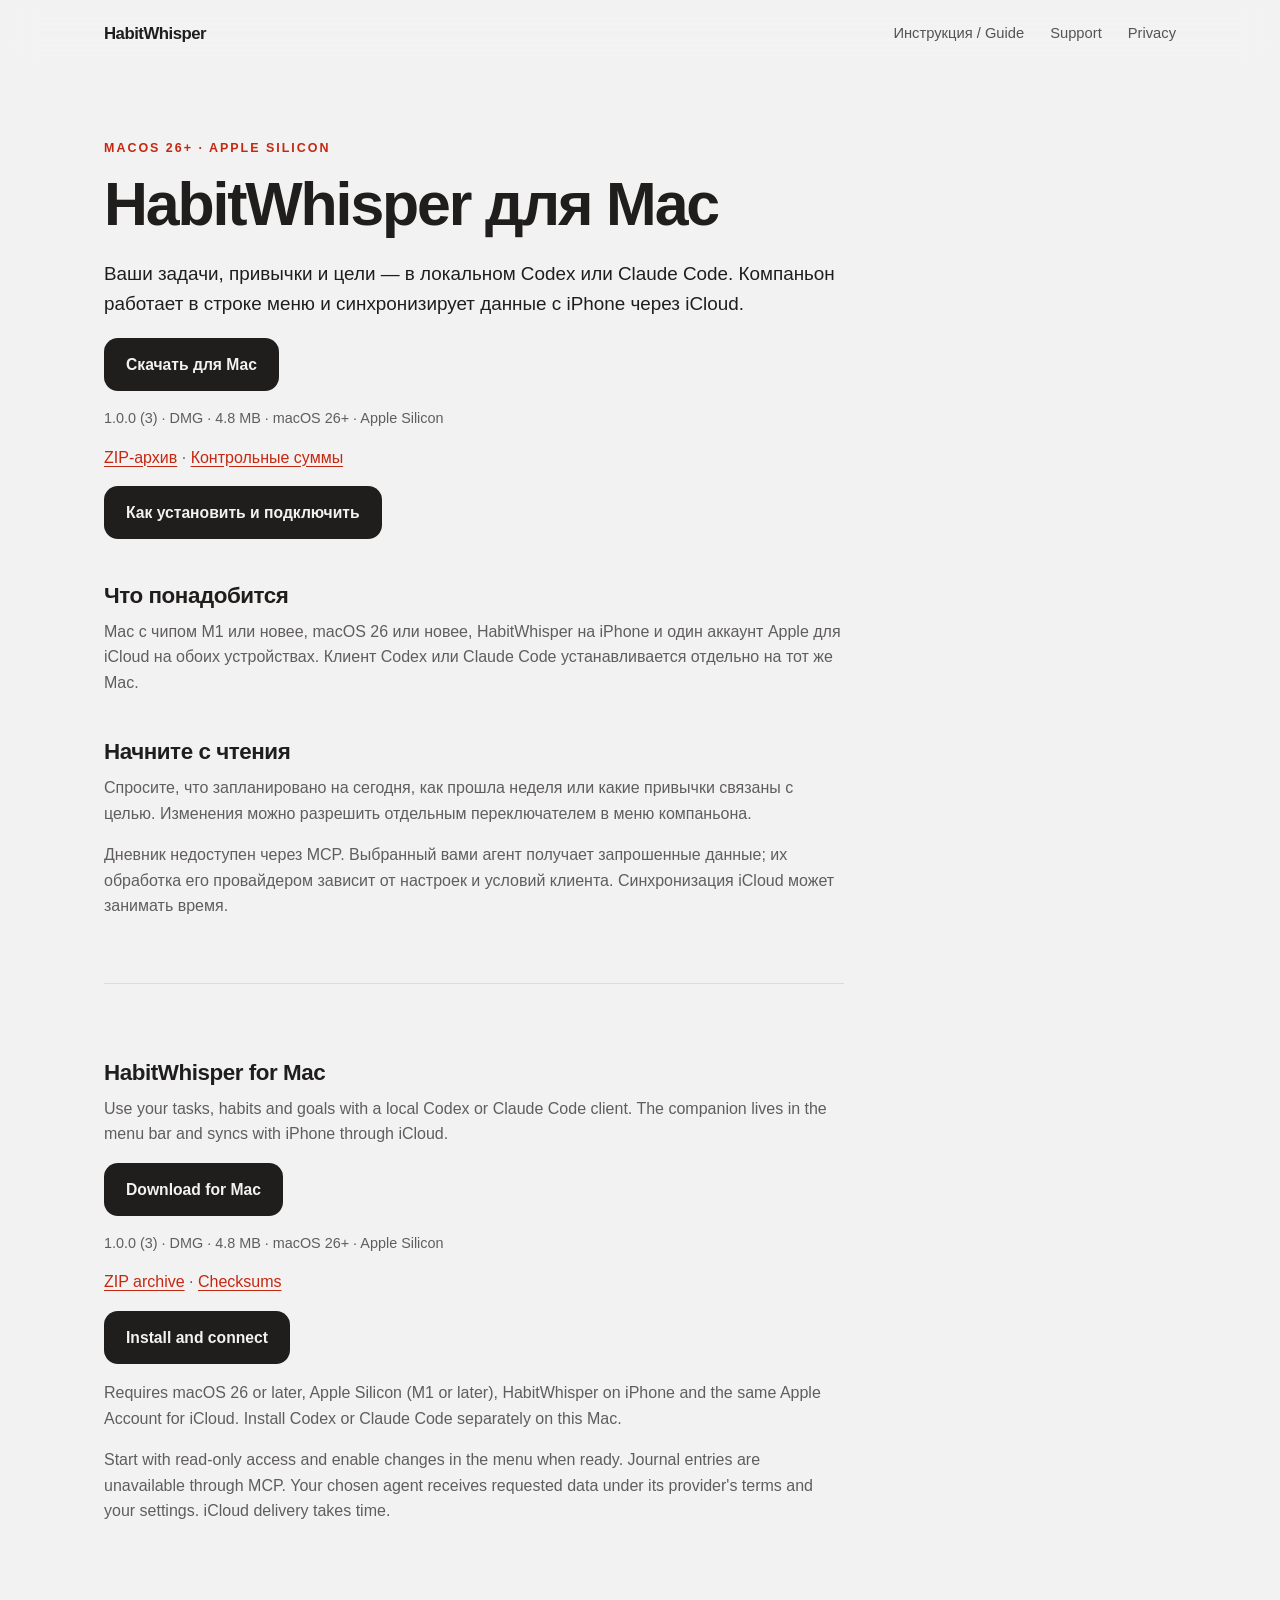
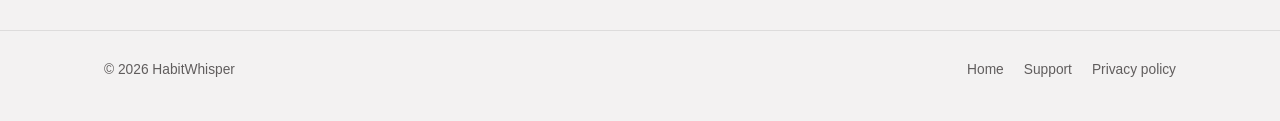
<file: mac/index.html>
<!doctype html>
<html lang="ru"><head><meta charset="utf-8"><meta name="viewport" content="width=device-width,initial-scale=1"><meta name="description" content="HabitWhisper для Mac: задачи, привычки и цели в Codex и Claude Code."><title>HabitWhisper для Mac / for Mac</title><link rel="stylesheet" href="../style.css"></head><body>
<header class="header"><div class="wrap"><a class="brand" href="../">HabitWhisper</a><nav class="nav" aria-label="Навигация"><a href="guide.html">Инструкция / Guide</a><a href="../support/">Support</a><a href="../privacy/">Privacy</a></nav></div></header>
<main class="wrap"><article class="document"><div class="eyebrow">macOS 26+ · Apple Silicon</div><h1>HabitWhisper для Mac</h1><p class="lead">Ваши задачи, привычки и цели — в локальном Codex или Claude Code. Компаньон работает в строке меню и синхронизирует данные с iPhone через iCloud.</p>
<!-- DOWNLOAD_RU_START --><p><a class="button" href="downloads/HabitWhisper-1.0.0-3-macOS-arm64.dmg" download>Скачать для Mac</a></p><p class="meta">1.0.0 (3) · DMG · 4.8 MB · macOS 26+ · Apple Silicon</p><p><a href="downloads/HabitWhisper-1.0.0-3-macOS-arm64.zip" download>ZIP-архив</a> · <a href="downloads/SHA256SUMS.txt">Контрольные суммы</a></p><!-- DOWNLOAD_RU_END -->
<p><a class="button secondary" href="guide.html#ru">Как установить и подключить</a></p>
<h2>Что понадобится</h2><p>Mac с чипом M1 или новее, macOS 26 или новее, HabitWhisper на iPhone и один аккаунт Apple для iCloud на обоих устройствах. Клиент Codex или Claude Code устанавливается отдельно на тот же Mac.</p>
<h2>Начните с чтения</h2><p>Спросите, что запланировано на сегодня, как прошла неделя или какие привычки связаны с целью. Изменения можно разрешить отдельным переключателем в меню компаньона.</p><p>Дневник недоступен через MCP. Выбранный вами агент получает запрошенные данные; их обработка его провайдером зависит от настроек и условий клиента. Синхронизация iCloud может занимать время.</p>
<section class="language" lang="en"><h2>HabitWhisper for Mac</h2><p>Use your tasks, habits and goals with a local Codex or Claude Code client. The companion lives in the menu bar and syncs with iPhone through iCloud.</p>
<!-- DOWNLOAD_EN_START --><p><a class="button" href="downloads/HabitWhisper-1.0.0-3-macOS-arm64.dmg" download>Download for Mac</a></p><p class="meta">1.0.0 (3) · DMG · 4.8 MB · macOS 26+ · Apple Silicon</p><p><a href="downloads/HabitWhisper-1.0.0-3-macOS-arm64.zip" download>ZIP archive</a> · <a href="downloads/SHA256SUMS.txt">Checksums</a></p><!-- DOWNLOAD_EN_END -->
<p><a class="button secondary" href="guide.html#en">Install and connect</a></p><p>Requires macOS 26 or later, Apple Silicon (M1 or later), HabitWhisper on iPhone and the same Apple Account for iCloud. Install Codex or Claude Code separately on this Mac.</p><p>Start with read-only access and enable changes in the menu when ready. Journal entries are unavailable through MCP. Your chosen agent receives requested data under its provider's terms and your settings. iCloud delivery takes time.</p></section></article></main>
<footer class="footer"><div class="wrap"><span>© 2026 HabitWhisper</span><nav aria-label="Footer"><a href="../">Home</a><a href="../support/">Support</a><a href="../privacy/">Privacy policy</a></nav></div></footer></body></html>
</file>
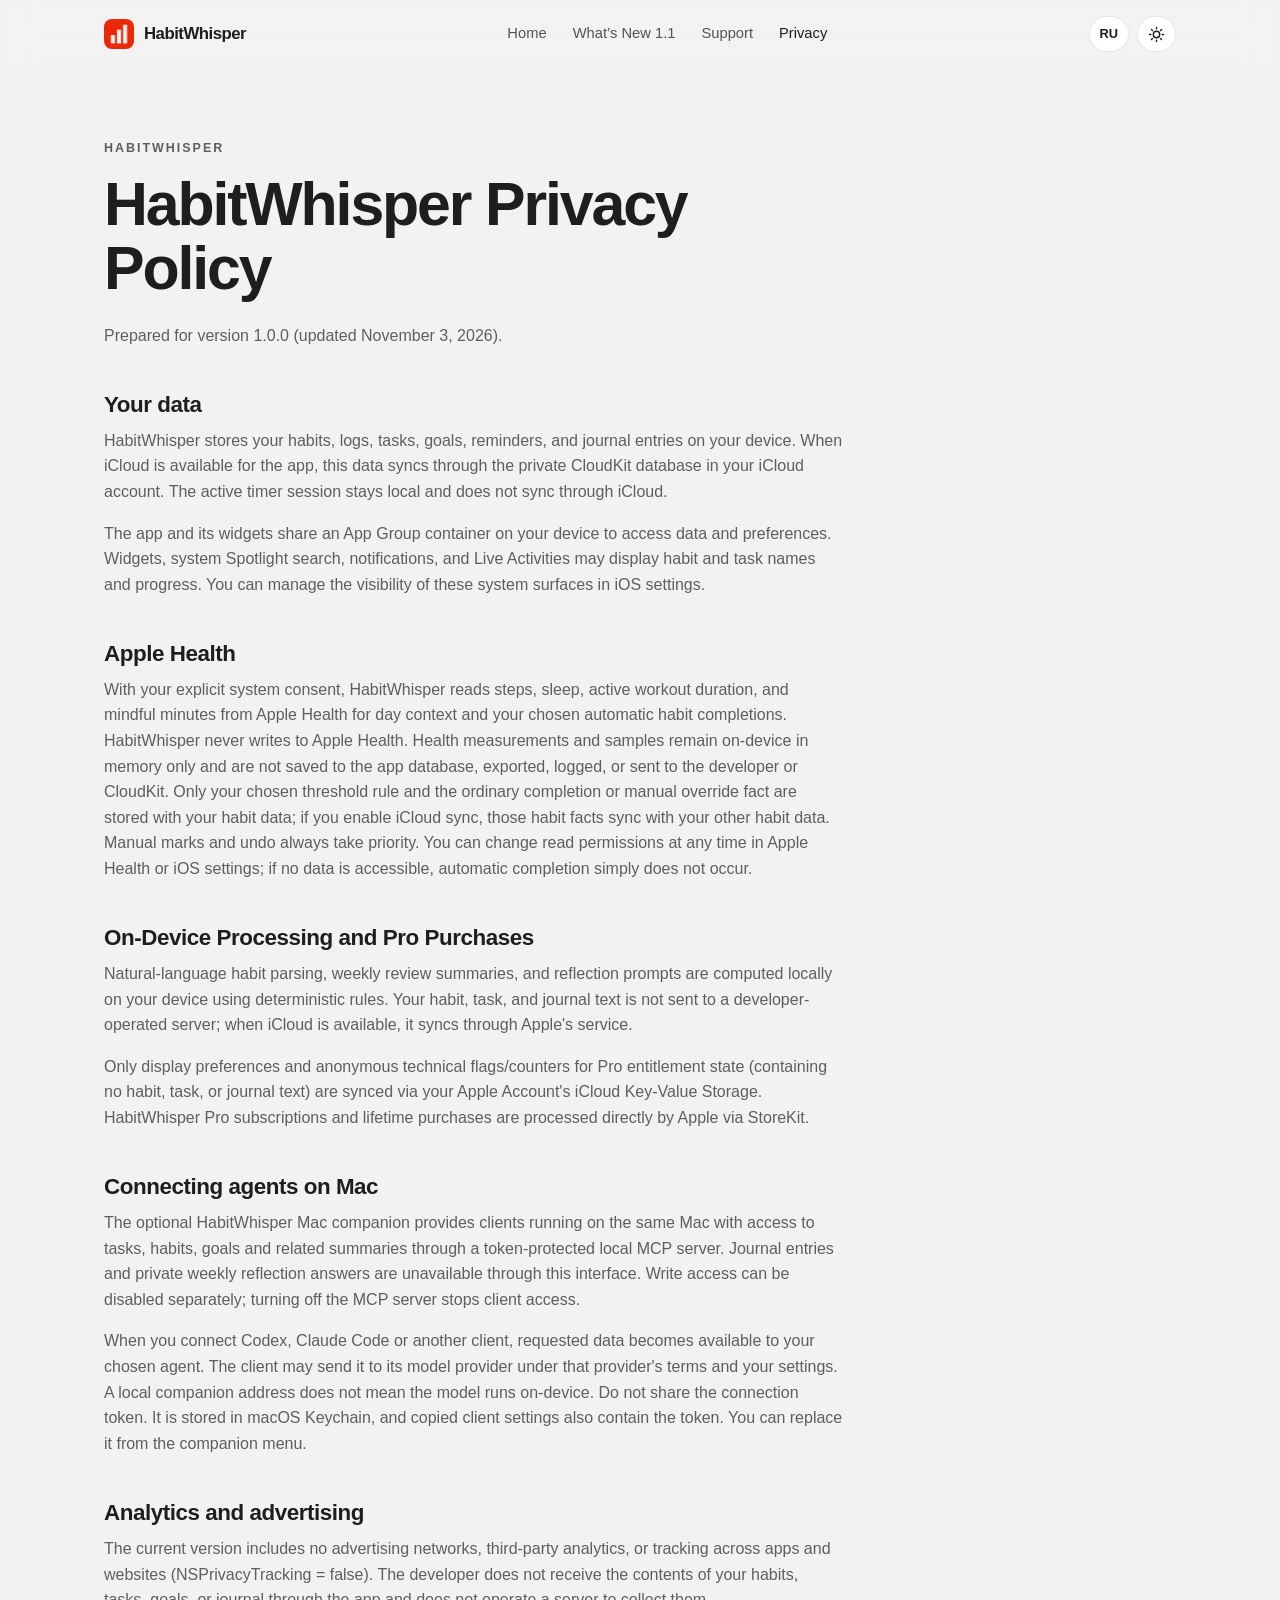
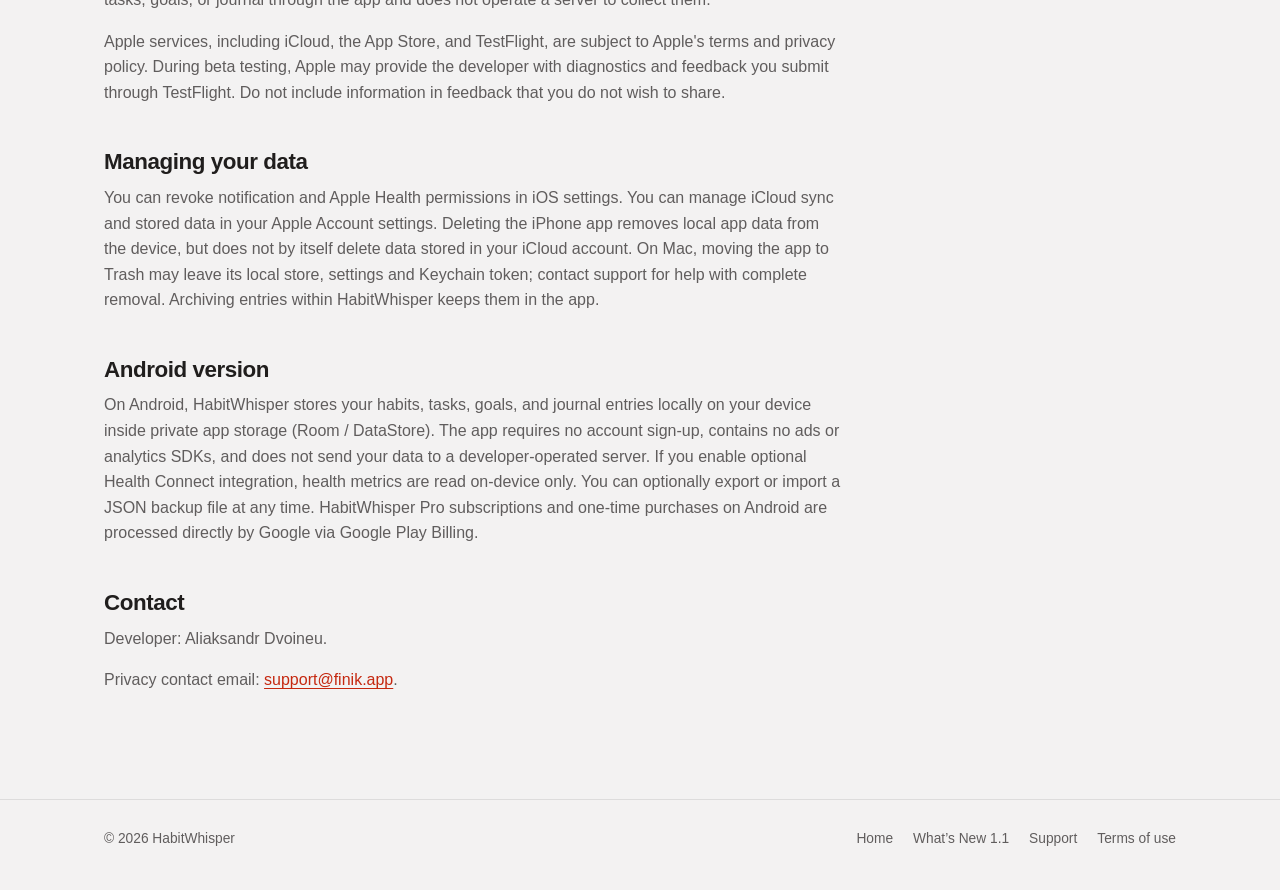
<file: privacy/index.html>
<!doctype html>
<html lang="en" data-lang="en"><head><meta charset="utf-8"><meta name="viewport" content="width=device-width,initial-scale=1"><meta name="description" content="How HabitWhisper handles your data."><title>Privacy policy · HabitWhisper</title><link rel="stylesheet" href="../style.css"><link rel="icon" href="../assets/icon.png"><link rel="apple-touch-icon" href="../assets/apple-touch-icon.png"><script>try{var t=localStorage.getItem("hw-theme");if(t)document.documentElement.dataset.theme=t}catch(e){}</script><style>html[data-lang="en"] [data-l="ru"],html[data-lang="ru"] [data-l="en"]{display:none!important}.document h1{overflow-wrap:anywhere}html[lang="ru"] .document h1{font-size:clamp(1.5rem,6vw,3.8rem)}</style>
<script>
(function () {
  var lang = /^(ru|be)\b/i.test(navigator.language || '') ? 'ru' : 'en';
  var explicit = location.hash === '#ru' ? 'ru' : location.hash === '#en' ? 'en' : null;
  try {
    var saved = localStorage.getItem('hw-lang');
    if (saved === 'ru' || saved === 'en') lang = saved;
    if (explicit) localStorage.setItem('hw-lang', explicit);
  } catch (e) {}
  if (explicit) lang = explicit;
  document.documentElement.dataset.lang = lang;
  document.documentElement.lang = lang;
})();
</script></head><body>
<header class="header"><div class="wrap"><a class="brand" href="../"><img src="../assets/icon.png" alt="" width="30" height="30">HabitWhisper</a><nav class="nav" aria-label="Navigation" data-en="Navigation" data-ru="Навигация"><a href="../"><span data-l="en" lang="en">Home</span><span data-l="ru" lang="ru">Главная</span></a><a href="../whats-new/"><span data-l="en" lang="en">What’s New 1.1</span><span data-l="ru" lang="ru">Новое в 1.1</span></a><a href="../support/"><span data-l="en" lang="en">Support</span><span data-l="ru" lang="ru">Поддержка</span></a><a href="./" aria-current="page"><span data-l="en" lang="en">Privacy</span><span data-l="ru" lang="ru">Конфиденциальность</span></a></nav><div class="tools"><button id="privacy-language" class="chip-btn" type="button" aria-label="Switch to Russian" data-en="Switch to Russian" data-ru="Переключить на английский"><span data-l="en" lang="en">RU</span><span data-l="ru" lang="ru">EN</span></button><button class="chip-btn theme-btn" type="button" aria-label="Toggle theme" data-en="Toggle theme" data-ru="Сменить тему"><svg class="sun" viewBox="0 0 24 24" fill="none" stroke="currentColor" stroke-width="2" stroke-linecap="round"><circle cx="12" cy="12" r="4.5"/><path d="M12 2v2M12 20v2M4.9 4.9l1.4 1.4M17.7 17.7l1.4 1.4M2 12h2M20 12h2M4.9 19.1l1.4-1.4M17.7 6.3l1.4-1.4"/></svg><svg class="moon" viewBox="0 0 24 24" fill="none" stroke="currentColor" stroke-width="2" stroke-linecap="round" stroke-linejoin="round"><path d="M20 14.5A8.5 8.5 0 1 1 9.5 4a7 7 0 0 0 10.5 10.5z"/></svg></button></div></div></header>
<main class="wrap"><article class="document">
<p class="eyebrow">HabitWhisper</p>
<section id="en" data-l="en" lang="en">
<h1>HabitWhisper Privacy Policy</h1>
<p>Prepared for version 1.0.0 (updated November 3, 2026).</p>
<h2>Your data</h2>
<p>HabitWhisper stores your habits, logs, tasks, goals, reminders, and journal entries on your device. When iCloud is available for the app, this data syncs through the private CloudKit database in your iCloud account. The active timer session stays local and does not sync through iCloud.</p>
<p>The app and its widgets share an App Group container on your device to access data and preferences. Widgets, system Spotlight search, notifications, and Live Activities may display habit and task names and progress. You can manage the visibility of these system surfaces in iOS settings.</p>
<h2>Apple Health</h2>
<p>With your explicit system consent, HabitWhisper reads steps, sleep, active workout duration, and mindful minutes from Apple Health for day context and your chosen automatic habit completions. HabitWhisper never writes to Apple Health. Health measurements and samples remain on-device in memory only and are not saved to the app database, exported, logged, or sent to the developer or CloudKit. Only your chosen threshold rule and the ordinary completion or manual override fact are stored with your habit data; if you enable iCloud sync, those habit facts sync with your other habit data. Manual marks and undo always take priority. You can change read permissions at any time in Apple Health or iOS settings; if no data is accessible, automatic completion simply does not occur.</p>
<h2>On-Device Processing and Pro Purchases</h2>
<p>Natural-language habit parsing, weekly review summaries, and reflection prompts are computed locally on your device using deterministic rules. Your habit, task, and journal text is not sent to a developer-operated server; when iCloud is available, it syncs through Apple&#x27;s service.</p>
<p>Only display preferences and anonymous technical flags/counters for Pro entitlement state (containing no habit, task, or journal text) are synced via your Apple Account&#x27;s iCloud Key-Value Storage. HabitWhisper Pro subscriptions and lifetime purchases are processed directly by Apple via StoreKit.</p>
<h2>Connecting agents on Mac</h2>
<p>The optional HabitWhisper Mac companion provides clients running on the same Mac with access to tasks, habits, goals and related summaries through a token-protected local MCP server. Journal entries and private weekly reflection answers are unavailable through this interface. Write access can be disabled separately; turning off the MCP server stops client access.</p>
<p>When you connect Codex, Claude Code or another client, requested data becomes available to your chosen agent. The client may send it to its model provider under that provider&#x27;s terms and your settings. A local companion address does not mean the model runs on-device. Do not share the connection token. It is stored in macOS Keychain, and copied client settings also contain the token. You can replace it from the companion menu.</p>
<h2>Analytics and advertising</h2>
<p>The current version includes no advertising networks, third-party analytics, or tracking across apps and websites (NSPrivacyTracking = false). The developer does not receive the contents of your habits, tasks, goals, or journal through the app and does not operate a server to collect them.</p>
<p>Apple services, including iCloud, the App Store, and TestFlight, are subject to Apple&#x27;s terms and privacy policy. During beta testing, Apple may provide the developer with diagnostics and feedback you submit through TestFlight. Do not include information in feedback that you do not wish to share.</p>
<h2>Managing your data</h2>
<p>You can revoke notification and Apple Health permissions in iOS settings. You can manage iCloud sync and stored data in your Apple Account settings. Deleting the iPhone app removes local app data from the device, but does not by itself delete data stored in your iCloud account. On Mac, moving the app to Trash may leave its local store, settings and Keychain token; contact support for help with complete removal. Archiving entries within HabitWhisper keeps them in the app.</p>
<h2>Android version</h2>
<p>On Android, HabitWhisper stores your habits, tasks, goals, and journal entries locally on your device inside private app storage (Room / DataStore). The app requires no account sign-up, contains no ads or analytics SDKs, and does not send your data to a developer-operated server. If you enable optional Health Connect integration, health metrics are read on-device only. You can optionally export or import a JSON backup file at any time. HabitWhisper Pro subscriptions and one-time purchases on Android are processed directly by Google via Google Play Billing.</p>
<h2>Contact</h2>
<p>Developer: Aliaksandr Dvoineu.</p>
<p>Privacy contact email: <a href="mailto:support@finik.app">support@finik.app</a>.</p>
</section>
<section id="ru" data-l="ru" lang="ru">
<h1>Политика конфиденциальности HabitWhisper</h1>
<p>Подготовлено для версии 1.0.0 (обновлено 3 ноября 2026 года).</p>
<h2>Ваши данные</h2>
<p>HabitWhisper хранит ваши привычки, отметки, задачи, цели, напоминания и записи дневника на устройстве. Если iCloud доступен для приложения, эти данные синхронизируются через приватную базу вашего аккаунта iCloud (CloudKit). Активная сессия таймера хранится локально и не синхронизируется через iCloud.</p>
<p>Приложение и его виджеты используют общее хранилище (App Group) на вашем устройстве для доступа к данным и настройкам. Виджеты, системный поиск (Spotlight), уведомления и Live Activities могут показывать названия привычек, задач и сведения о прогрессе. Управлять видимостью этих системных поверхностей можно в настройках iOS.</p>
<h2>Apple Health</h2>
<p>После вашего явного системного согласия HabitWhisper читает шаги, сон, длительность тренировок и минуты осознанности из Apple Health для контекста дня и выбранных автоотметок привычек. Приложение никогда не записывает данные в Apple Health, не сохраняет прочитанные показатели и выборки в свою базу, не экспортирует их и не передаёт разработчику или в CloudKit. Сырые показатели остаются только в оперативной памяти устройства. Для автоотметок вместе с данными привычки сохраняются только выбранное вами правило порога и обычный факт выполнения или ручной отмены привычки; при включённом iCloud эти факты привычки синхронизируются вместе с остальными привычками. Ручная отметка и отмена всегда имеют приоритет. Разрешения на чтение можно в любой момент изменить в Apple Health или настройках iOS; при отсутствии доступа автоотметка просто не выполняется.</p>
<h2>Локальная обработка и покупки Pro</h2>
<p>Разбор свободной фразы привычки, итоги недели и вопросы для рефлексии рассчитываются локально на вашем устройстве по детерминированным правилам. Тексты ваших привычек, задач и дневника не отправляются на сервер разработчика; при доступном iCloud они синхронизируются через сервис Apple.</p>
<p>В хранилище iCloud Key-Value Storage вашего аккаунта Apple синхронизируются только пользовательские настройки отображения и обезличенные технические флаги/счётчики статуса доступа Pro (без текста привычек, задач и дневника). Оформление и восстановление покупок HabitWhisper Pro обрабатываются напрямую через систему App Store / StoreKit компании Apple.</p>
<h2>Подключение агентов на Mac</h2>
<p>Необязательный компаньон HabitWhisper для Mac предоставляет запущенным на том же Mac клиентам доступ к задачам, привычкам, целям и связанным сводкам через локальный MCP-сервер с токеном. Дневник и личные ответы недельной рефлексии через этот интерфейс недоступны. Доступ к записи можно выключить отдельно; выключение MCP-сервера прекращает доступ клиентов.</p>
<p>При подключении Codex, Claude Code или другого клиента запрошенные данные становятся доступны выбранному агенту. Клиент может передавать их своему провайдеру модели в соответствии с его условиями и вашими настройками. Локальный адрес компаньона не означает, что модель работает на устройстве. Не передавайте токен подключения другим людям. Он хранится в Связке ключей macOS; скопированная конфигурация клиента также содержит токен. Заменить токен можно в меню компаньона.</p>
<h2>Аналитика и реклама</h2>
<p>В текущей версии нет рекламных сетей, сторонней аналитики или отслеживания между приложениями и сайтами (NSPrivacyTracking = false). Разработчик не получает содержимое ваших привычек, задач, целей и дневника через приложение и не имеет собственного сервера для их сбора.</p>
<p>Сервисы Apple, включая iCloud, App Store и TestFlight, работают по условиям и политике конфиденциальности Apple. При beta-тестировании Apple может предоставлять разработчику диагностику и отправленные вами отзывы через TestFlight. Не включайте в отзывы сведения, которыми не хотите делиться.</p>
<h2>Управление данными</h2>
<p>Разрешения на уведомления и Apple Health можно отозвать в настройках iOS. Синхронизацией и данными iCloud можно управлять в настройках вашего аккаунта Apple. Удаление приложения на iPhone удаляет его локальные данные с устройства, но само по себе не удаляет копию из вашего iCloud. На Mac перемещение приложения в Корзину может оставить локальное хранилище, настройки и токен в Связке ключей; за помощью с полным удалением обратитесь в поддержку. Архивирование записей внутри HabitWhisper сохраняет их в приложении.</p>
<h2>Версия для Android</h2>
<p>На Android HabitWhisper хранит ваши привычки, задачи, цели и записи дневника локально на устройстве в приватном хранилище приложения (Room / DataStore). Приложение не требует регистрации, не содержит рекламы и аналитических SDK и не отправляет ваши данные на сервер разработчика. При включении необязательной интеграции Health Connect показатели здоровья обрабатываются только на устройстве. По желанию вы можете в любой момент экспортировать или импортировать резервную копию данных в файл JSON. Подписки и разовые покупки HabitWhisper Pro на Android обрабатываются напрямую через систему Google Play Billing.</p>
<h2>Связь</h2>
<p>Разработчик: Aliaksandr Dvoineu.</p>
<p>Email для вопросов о конфиденциальности: <a href="mailto:support@finik.app">support@finik.app</a>.</p>
</section>
</article></main>
<footer class="footer"><div class="wrap"><span>© 2026 HabitWhisper</span><nav aria-label="Footer" data-en="Footer" data-ru="Ссылки"><a href="../"><span data-l="en" lang="en">Home</span><span data-l="ru" lang="ru">Главная</span></a><a href="../whats-new/"><span data-l="en" lang="en">What’s New 1.1</span><span data-l="ru" lang="ru">Новое в 1.1</span></a><a href="../support/"><span data-l="en" lang="en">Support</span><span data-l="ru" lang="ru">Поддержка</span></a><a href="https://www.apple.com/legal/internet-services/itunes/dev/stdeula/"><span data-l="en" lang="en">Terms of use</span><span data-l="ru" lang="ru">Условия использования</span></a></nav></div></footer><script src="../site.js"></script><script>
(function () {
  var root = document.documentElement;
  var button = document.getElementById('privacy-language');
  function update() {
    var lang = root.dataset.lang;
    document.title = (lang === 'ru' ? 'Политика конфиденциальности' : 'Privacy policy') + ' · HabitWhisper';
    document.querySelector('meta[name="description"]').content = lang === 'ru' ? 'Как HabitWhisper обрабатывает ваши данные.' : 'How HabitWhisper handles your data.';
    document.querySelectorAll('[data-en][data-ru]').forEach(function (element) {
      element.setAttribute('aria-label', element.getAttribute('data-' + lang));
    });
  }
  button.addEventListener('click', function () {
    var lang = root.dataset.lang === 'ru' ? 'en' : 'ru';
    root.dataset.lang = lang;
    root.lang = lang;
    try {
      localStorage.setItem('hw-lang', lang);
      if (location.hash === '#ru' || location.hash === '#en') history.replaceState(null, '', '#' + lang);
    } catch (e) {}
    update();
  });
  addEventListener('hashchange', function () {
    if (location.hash !== '#ru' && location.hash !== '#en') return;
    var lang = location.hash.slice(1);
    root.dataset.lang = lang;
    root.lang = lang;
    try { localStorage.setItem('hw-lang', lang); } catch (e) {}
    update();
  });
  update();
})();
</script></body></html>
</file>
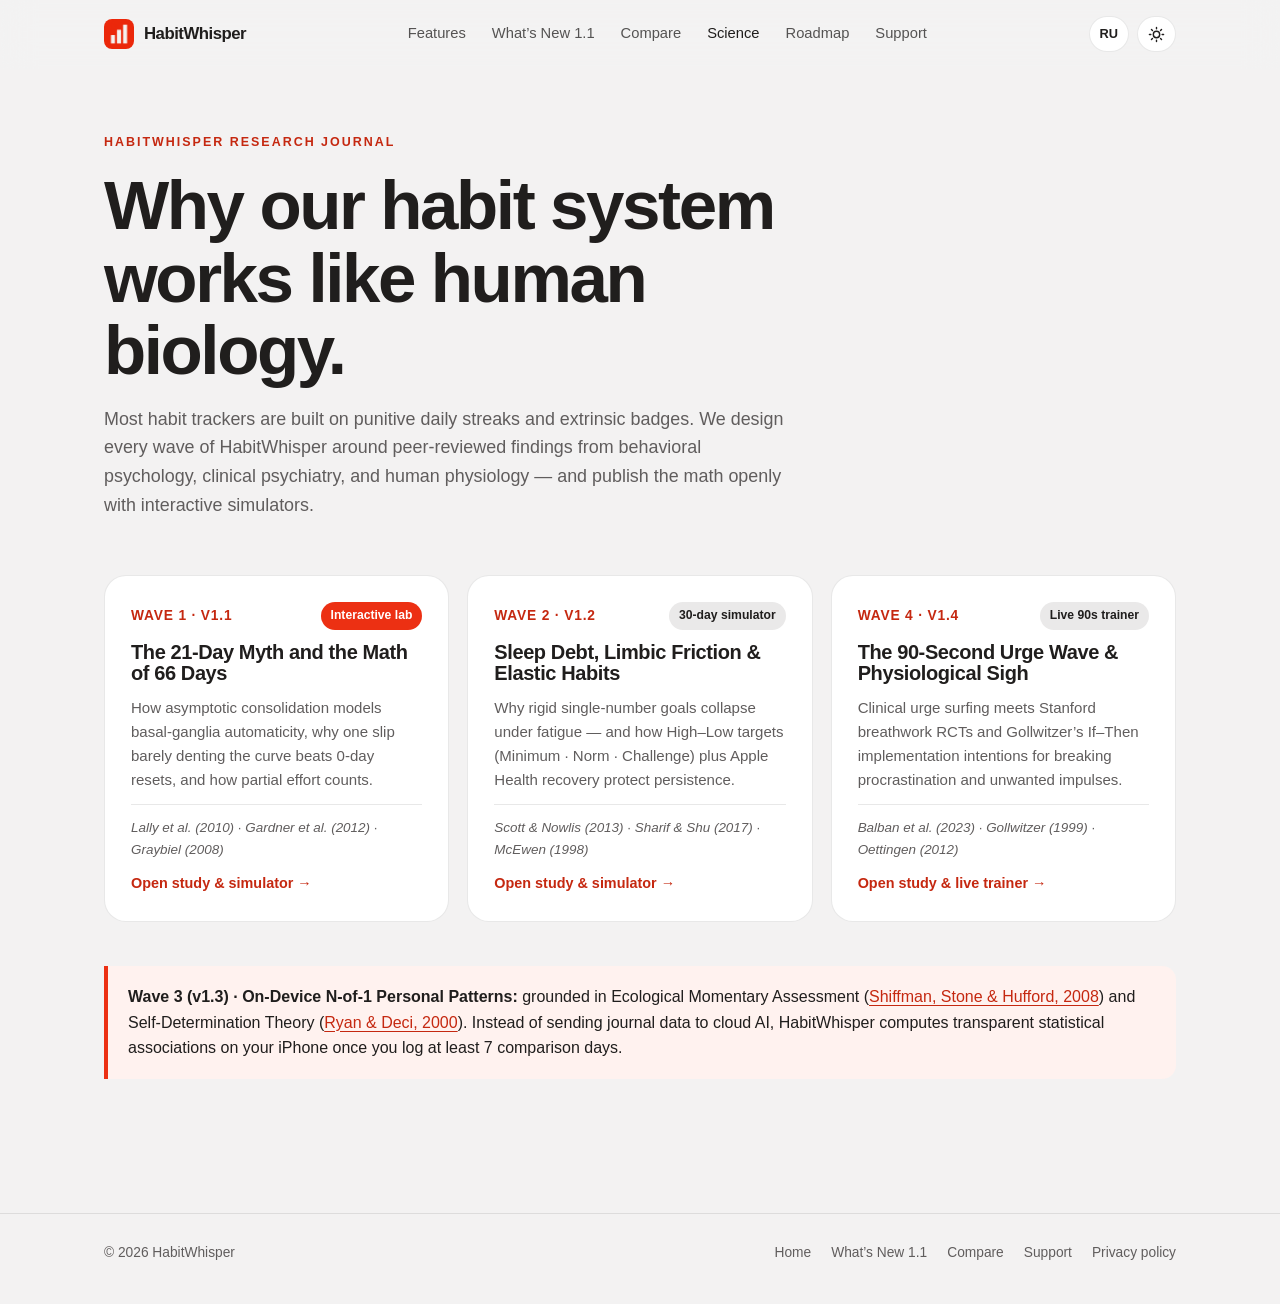
<file: science/index.html>
<!doctype html>
<html lang="en" data-lang="en"
  data-title-en="Science &amp; Research · HabitWhisper"
  data-title-ru="Наука и исследования · HabitWhisper"
  data-desc-en="Peer-reviewed psychology, neuroscience and physiology behind HabitWhisper’s habit engine and roadmap."
  data-desc-ru="Исследования психологии, нейробиологии и физиологии, на которых построены механики и волны развития HabitWhisper.">
<head>
<meta charset="utf-8">
<meta name="viewport" content="width=device-width,initial-scale=1">
<title>Science &amp; Research · HabitWhisper</title>
<meta name="description" content="Peer-reviewed psychology, neuroscience and physiology behind HabitWhisper’s habit engine and roadmap.">
<meta name="theme-color" content="#F3F2F2" media="(prefers-color-scheme: light)">
<meta name="theme-color" content="#181716" media="(prefers-color-scheme: dark)">
<link rel="icon" href="../assets/icon.png">
<link rel="apple-touch-icon" href="../assets/apple-touch-icon.png">
<link rel="stylesheet" href="../style.css">
<script>
(function(){try{var t=localStorage.getItem('hw-theme');if(t)document.documentElement.dataset.theme=t;var saved=localStorage.getItem('hw-lang');var l=(saved==='ru'||saved==='en')?saved:((navigator.language||'').toLowerCase().indexOf('ru')===0||(navigator.language||'').toLowerCase().indexOf('be')===0?'ru':'en');document.documentElement.dataset.lang=l;document.documentElement.lang=l}catch(e){}})();
</script>
</head>
<body>
<header class="header" id="top">
  <div class="wrap">
    <a class="brand" href="../"><img src="../assets/icon.png" alt="" width="30" height="30">HabitWhisper</a>
    <nav class="nav" aria-label="Navigation" data-en="Navigation" data-ru="Навигация">
      <a href="../#features"><span data-l="en">Features</span><span data-l="ru">Возможности</span></a>
      <a href="../whats-new/"><span data-l="en">What’s New 1.1</span><span data-l="ru">Новое в 1.1</span></a>
      <a href="../#compare"><span data-l="en">Compare</span><span data-l="ru">Сравнение</span></a>
      <a href="./" aria-current="page"><span data-l="en">Science</span><span data-l="ru">Наука</span></a>
      <a href="../#roadmap"><span data-l="en">Roadmap</span><span data-l="ru">Карта развития</span></a>
      <a href="../support/"><span data-l="en">Support</span><span data-l="ru">Поддержка</span></a>
    </nav>
    <div class="tools">
      <button class="chip-btn lang-btn" type="button" aria-label="Switch language" data-en="Switch to Russian" data-ru="Переключить на английский"><span data-l="en">RU</span><span data-l="ru">EN</span></button>
      <button class="chip-btn theme-btn" type="button" aria-label="Toggle theme" data-en="Toggle theme" data-ru="Сменить тему">
        <svg class="sun" viewBox="0 0 24 24" fill="none" stroke="currentColor" stroke-width="2" stroke-linecap="round"><circle cx="12" cy="12" r="4.5"/><path d="M12 2v2M12 20v2M4.9 4.9l1.4 1.4M17.7 17.7l1.4 1.4M2 12h2M20 12h2M4.9 19.1l1.4-1.4M17.7 6.3l1.4-1.4"/></svg>
        <svg class="moon" viewBox="0 0 24 24" fill="none" stroke="currentColor" stroke-width="2" stroke-linecap="round" stroke-linejoin="round"><path d="M20 14.5A8.5 8.5 0 1 1 9.5 4a7 7 0 0 0 10.5 10.5z"/></svg>
      </button>
    </div>
  </div>
</header>

<main>
<section class="section" style="padding-top:64px">
  <div class="wrap">
    <div class="section-head reveal in">
      <div class="eyebrow"><span data-l="en">HabitWhisper Research Journal</span><span data-l="ru">Научный журнал HabitWhisper</span></div>
      <h1><span data-l="en">Why our habit system works like human biology.</span><span data-l="ru">Почему система привычек должна работать по законам биологии.</span></h1>
      <p><span data-l="en">Most habit trackers are built on punitive daily streaks and extrinsic badges. We design every wave of HabitWhisper around peer-reviewed findings from behavioral psychology, clinical psychiatry, and human physiology — and publish the math openly with interactive simulators.</span><span data-l="ru">Большинство трекеров строятся на карательных ежедневных стриках и внешней геймификации. Мы проектируем каждую волну HabitWhisper на базе рецензируемых исследований психологии, психиатрии и физиологии — и открыто публикуем модели с интерактивными симуляторами.</span></p>
    </div>

    <div class="article-grid">
      <a class="article-card reveal in" href="66-days-automaticity.html">
        <div class="road-top">
          <span class="road-ver"><span data-l="en">Wave 1 · v1.1</span><span data-l="ru">Волна 1 · 1.1</span></span>
          <span class="road-status active"><span data-l="en">Interactive lab</span><span data-l="ru">Симулятор</span></span>
        </div>
        <h3><span data-l="en">The 21-Day Myth and the Math of 66 Days</span><span data-l="ru">Миф о 21 дне и математика 66 дней: как привычка выходит на автопилот</span></h3>
        <p><span data-l="en">How asymptotic consolidation models basal-ganglia automaticity, why one slip barely denting the curve beats 0-day resets, and how partial effort counts.</span><span data-l="ru">Как асимптотическая кривая описывает нейропластичность базальных ганглиев, почему один пропуск не обнуляет прогресс и зачем учитывать частичный шаг.</span></p>
        <div class="road-cite"><cite>Lally et al. (2010)</cite> · <cite>Gardner et al. (2012)</cite> · <cite>Graybiel (2008)</cite></div>
        <span class="read-more"><span data-l="en">Open study &amp; simulator →</span><span data-l="ru">Открыть разбор и симулятор →</span></span>
      </a>

      <a class="article-card reveal in d1" href="elastic-habits-and-sleep.html">
        <div class="road-top">
          <span class="road-ver"><span data-l="en">Wave 2 · v1.2</span><span data-l="ru">Волна 2 · 1.2</span></span>
          <span class="road-status"><span data-l="en">30-day simulator</span><span data-l="ru">Симулятор 30 дней</span></span>
        </div>
        <h3><span data-l="en">Sleep Debt, Limbic Friction &amp; Elastic Habits</span><span data-l="ru">Недосып, лимбическое трение и эластичные привычки</span></h3>
        <p><span data-l="en">Why rigid single-number goals collapse under fatigue — and how High–Low targets (Minimum · Norm · Challenge) plus Apple Health recovery protect persistence.</span><span data-l="ru">Почему жёсткие нормы рушатся при усталости и как диапазонные цели (Минимум · Норма · Вызов) с контекстом сна Apple Health удерживают ритм.</span></p>
        <div class="road-cite"><cite>Scott &amp; Nowlis (2013)</cite> · <cite>Sharif &amp; Shu (2017)</cite> · <cite>McEwen (1998)</cite></div>
        <span class="read-more"><span data-l="en">Open study &amp; simulator →</span><span data-l="ru">Открыть разбор и симулятор →</span></span>
      </a>

      <a class="article-card reveal in d2" href="urge-surfing-and-physiological-sigh.html">
        <div class="road-top">
          <span class="road-ver"><span data-l="en">Wave 4 · v1.4</span><span data-l="ru">Волна 4 · 1.4</span></span>
          <span class="road-status"><span data-l="en">Live 90s trainer</span><span data-l="ru">Таймер 90 сек</span></span>
        </div>
        <h3><span data-l="en">The 90-Second Urge Wave &amp; Physiological Sigh</span><span data-l="ru">Волна тяги в 90 секунд и физиологический вздох</span></h3>
        <p><span data-l="en">Clinical urge surfing meets Stanford breathwork RCTs and Gollwitzer’s If–Then implementation intentions for breaking procrastination and unwanted impulses.</span><span data-l="ru">Клинический Urge Surfing, рандомизированное исследование Стэнфорда о двойном вдохе и протоколы «Если — То» против прокрастинации и тяги.</span></p>
        <div class="road-cite"><cite>Balban et al. (2023)</cite> · <cite>Gollwitzer (1999)</cite> · <cite>Oettingen (2012)</cite></div>
        <span class="read-more"><span data-l="en">Open study &amp; live trainer →</span><span data-l="ru">Открыть разбор и таймер →</span></span>
      </a>
    </div>

    <div class="callout reveal in" style="margin-top:44px">
      <p><span data-l="en"><strong>Wave 3 (v1.3) · On-Device N-of-1 Personal Patterns:</strong> grounded in Ecological Momentary Assessment (<a href="https://doi.org/10.1146/annurev.clinpsy.3.022806.091415">Shiffman, Stone &amp; Hufford, 2008</a>) and Self-Determination Theory (<a href="https://doi.org/10.1037/0003-066X.55.1.68">Ryan &amp; Deci, 2000</a>). Instead of sending journal data to cloud AI, HabitWhisper computes transparent statistical associations on your iPhone once you log at least 7 comparison days.</span><span data-l="ru"><strong>Волна 3 (1.3) · Личные закономерности N-of-1 на устройстве:</strong> опирается на метод Ecological Momentary Assessment (<a href="https://doi.org/10.1146/annurev.clinpsy.3.022806.091415">Shiffman, Stone &amp; Hufford, 2008</a>) и теорию самодетерминации (<a href="https://doi.org/10.1037/0003-066X.55.1.68">Ryan &amp; Deci, 2000</a>). Вместо облачного ИИ приложение локально рассчитывает честные статистические связи сна, привычек и настроения при выборке от 7 дней.</span></p>
    </div>
  </div>
</section>
</main>

<footer class="footer">
  <div class="wrap">
    <span>© 2026 HabitWhisper</span>
    <nav aria-label="Footer">
      <a href="../"><span data-l="en">Home</span><span data-l="ru">Главная</span></a>
      <a href="../whats-new/"><span data-l="en">What’s New 1.1</span><span data-l="ru">Новое в 1.1</span></a>
      <a href="../#compare"><span data-l="en">Compare</span><span data-l="ru">Сравнение</span></a>
      <a href="../support/"><span data-l="en">Support</span><span data-l="ru">Поддержка</span></a>
      <a href="../privacy/"><span data-l="en">Privacy policy</span><span data-l="ru">Конфиденциальность</span></a>
    </nav>
  </div>
</footer>
<script src="../site.js"></script>
</body>
</html>
</file>
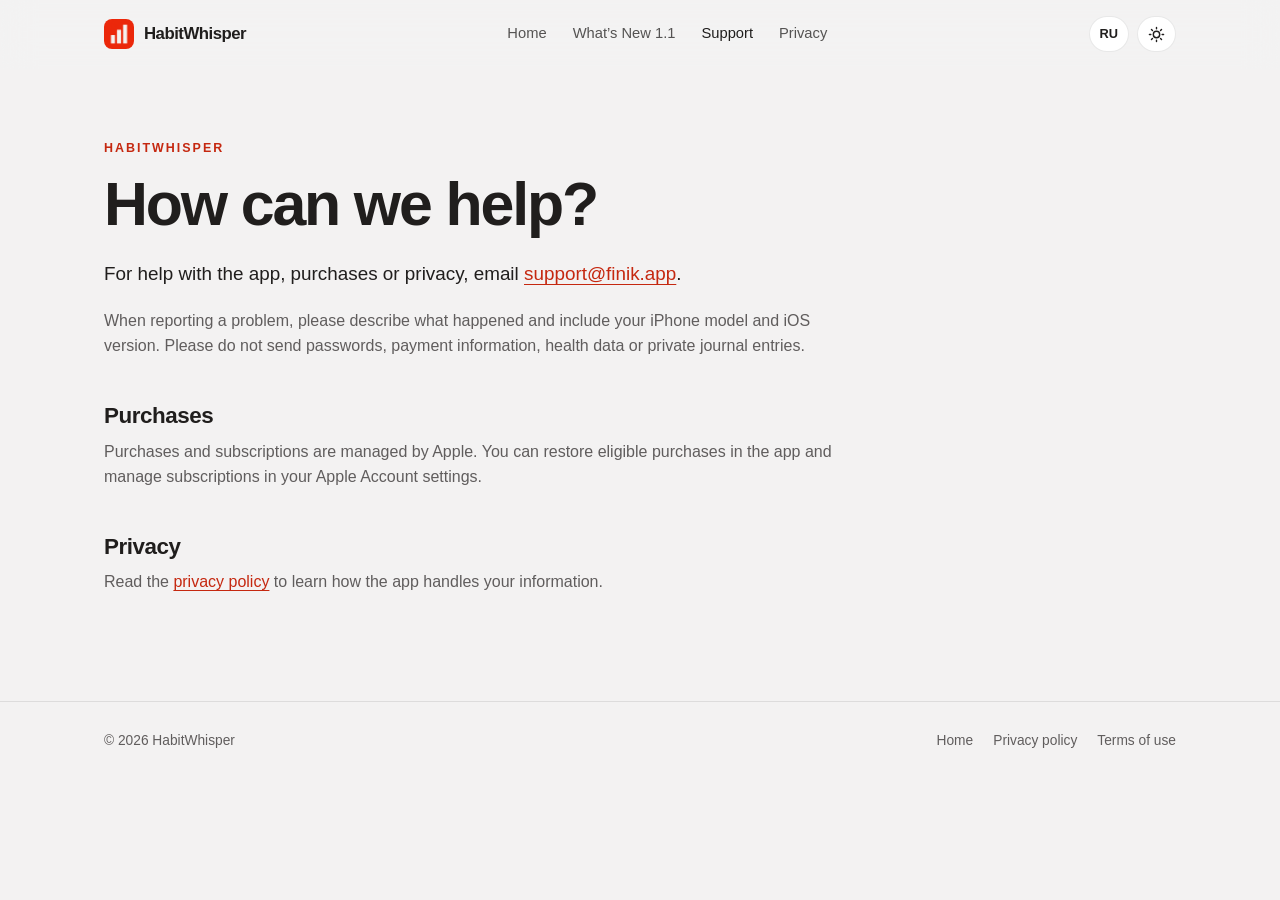
<file: support/index.html>
<!doctype html>
<html lang="en" data-lang="en"><head><meta charset="utf-8"><meta name="viewport" content="width=device-width,initial-scale=1"><meta name="description" content="Get help with HabitWhisper."><title>Support · HabitWhisper</title><link rel="stylesheet" href="../style.css"><link rel="icon" href="../assets/icon.png"><link rel="apple-touch-icon" href="../assets/apple-touch-icon.png"><script>try{var t=localStorage.getItem("hw-theme");if(t)document.documentElement.dataset.theme=t}catch(e){}</script><style>html[data-lang="en"] [data-l="ru"],html[data-lang="ru"] [data-l="en"]{display:none!important}</style>
<script>
(function () {
  var lang = /^(ru|be)\b/i.test(navigator.language || '') ? 'ru' : 'en';
  try {
    var saved = localStorage.getItem('hw-lang');
    if (saved === 'ru' || saved === 'en') lang = saved;
  } catch (e) {}
  document.documentElement.dataset.lang = lang;
  document.documentElement.lang = lang;
})();
</script></head><body>
<header class="header"><div class="wrap"><a class="brand" href="../"><img src="../assets/icon.png" alt="" width="30" height="30">HabitWhisper</a><nav class="nav" aria-label="Navigation" data-en="Navigation" data-ru="Навигация"><a href="../"><span data-l="en" lang="en">Home</span><span data-l="ru" lang="ru">Главная</span></a><a href="../whats-new/"><span data-l="en" lang="en">What’s New 1.1</span><span data-l="ru" lang="ru">Новое в 1.1</span></a><a href="./" aria-current="page"><span data-l="en" lang="en">Support</span><span data-l="ru" lang="ru">Поддержка</span></a><a href="../privacy/" data-privacy><span data-l="en" lang="en">Privacy</span><span data-l="ru" lang="ru">Конфиденциальность</span></a></nav><div class="tools"><button id="support-language" class="chip-btn" type="button" aria-label="Switch to Russian" data-en="Switch to Russian" data-ru="Переключить на английский"><span data-l="en" lang="en">RU</span><span data-l="ru" lang="ru">EN</span></button><button class="chip-btn theme-btn" type="button" aria-label="Toggle theme" data-en="Toggle theme" data-ru="Сменить тему"><svg class="sun" viewBox="0 0 24 24" fill="none" stroke="currentColor" stroke-width="2" stroke-linecap="round"><circle cx="12" cy="12" r="4.5"/><path d="M12 2v2M12 20v2M4.9 4.9l1.4 1.4M17.7 17.7l1.4 1.4M2 12h2M20 12h2M4.9 19.1l1.4-1.4M17.7 6.3l1.4-1.4"/></svg><svg class="moon" viewBox="0 0 24 24" fill="none" stroke="currentColor" stroke-width="2" stroke-linecap="round" stroke-linejoin="round"><path d="M20 14.5A8.5 8.5 0 1 1 9.5 4a7 7 0 0 0 10.5 10.5z"/></svg></button></div></div></header>
<main class="wrap">
  <article class="document">
    <div class="eyebrow">HabitWhisper</div>
    <h1><span data-l="en" lang="en">How can we help?</span><span data-l="ru" lang="ru">Как мы можем помочь?</span></h1>
    <p class="lead"><span data-l="en" lang="en">For help with the app, purchases or privacy, email</span><span data-l="ru" lang="ru">По вопросам приложения, покупок и конфиденциальности напишите на</span> <a href="mailto:support@finik.app">support@finik.app</a>.</p>
    <p><span data-l="en" lang="en">When reporting a problem, please describe what happened and include your iPhone model and iOS version. Please do not send passwords, payment information, health data or private journal entries.</span><span data-l="ru" lang="ru">Если сообщаете о проблеме, опишите её и укажите модель iPhone и версию iOS. Не отправляйте пароли, платёжные данные, сведения о здоровье и личные записи дневника.</span></p>
    <h2><span data-l="en" lang="en">Purchases</span><span data-l="ru" lang="ru">Покупки</span></h2>
    <p><span data-l="en" lang="en">Purchases and subscriptions are managed by Apple. You can restore eligible purchases in the app and manage subscriptions in your Apple Account settings.</span><span data-l="ru" lang="ru">Покупки и подписки обрабатывает Apple. Восстановить покупки можно в приложении, а управлять подписками — в настройках аккаунта Apple.</span></p>
    <h2><span data-l="en" lang="en">Privacy</span><span data-l="ru" lang="ru">Конфиденциальность</span></h2>
    <p data-l="en" lang="en">Read the <a href="../privacy/">privacy policy</a> to learn how the app handles your information.</p>
    <p data-l="ru" lang="ru">Подробнее об обработке данных — в <a href="../privacy/#ru">политике конфиденциальности</a>.</p>
  </article>
</main>
<footer class="footer"><div class="wrap"><span>© 2026 HabitWhisper</span><nav aria-label="Footer" data-en="Footer" data-ru="Ссылки"><a href="../"><span data-l="en" lang="en">Home</span><span data-l="ru" lang="ru">Главная</span></a><a href="../privacy/" data-privacy><span data-l="en" lang="en">Privacy policy</span><span data-l="ru" lang="ru">Политика конфиденциальности</span></a><a href="https://www.apple.com/legal/internet-services/itunes/dev/stdeula/"><span data-l="en" lang="en">Terms of use</span><span data-l="ru" lang="ru">Условия использования</span></a></nav></div></footer><script src="../site.js"></script><script>
(function () {
  var root = document.documentElement;
  var button = document.getElementById('support-language');
  function update() {
    var lang = root.dataset.lang;
    document.title = (lang === 'ru' ? 'Поддержка' : 'Support') + ' · HabitWhisper';
    document.querySelector('meta[name="description"]').content = lang === 'ru' ? 'Помощь по HabitWhisper.' : 'Get help with HabitWhisper.';
    document.querySelectorAll('[data-en][data-ru]').forEach(function (element) {
      element.setAttribute('aria-label', element.getAttribute('data-' + lang));
    });
    document.querySelectorAll('a[data-privacy]').forEach(function (link) {
      link.setAttribute('href', '../privacy/' + (lang === 'ru' ? '#ru' : ''));
    });
  }
  button.addEventListener('click', function () {
    var lang = root.dataset.lang === 'ru' ? 'en' : 'ru';
    root.dataset.lang = lang;
    root.lang = lang;
    try { localStorage.setItem('hw-lang', lang); } catch (e) {}
    update();
  });
  update();
})();
</script></body></html>
</file>
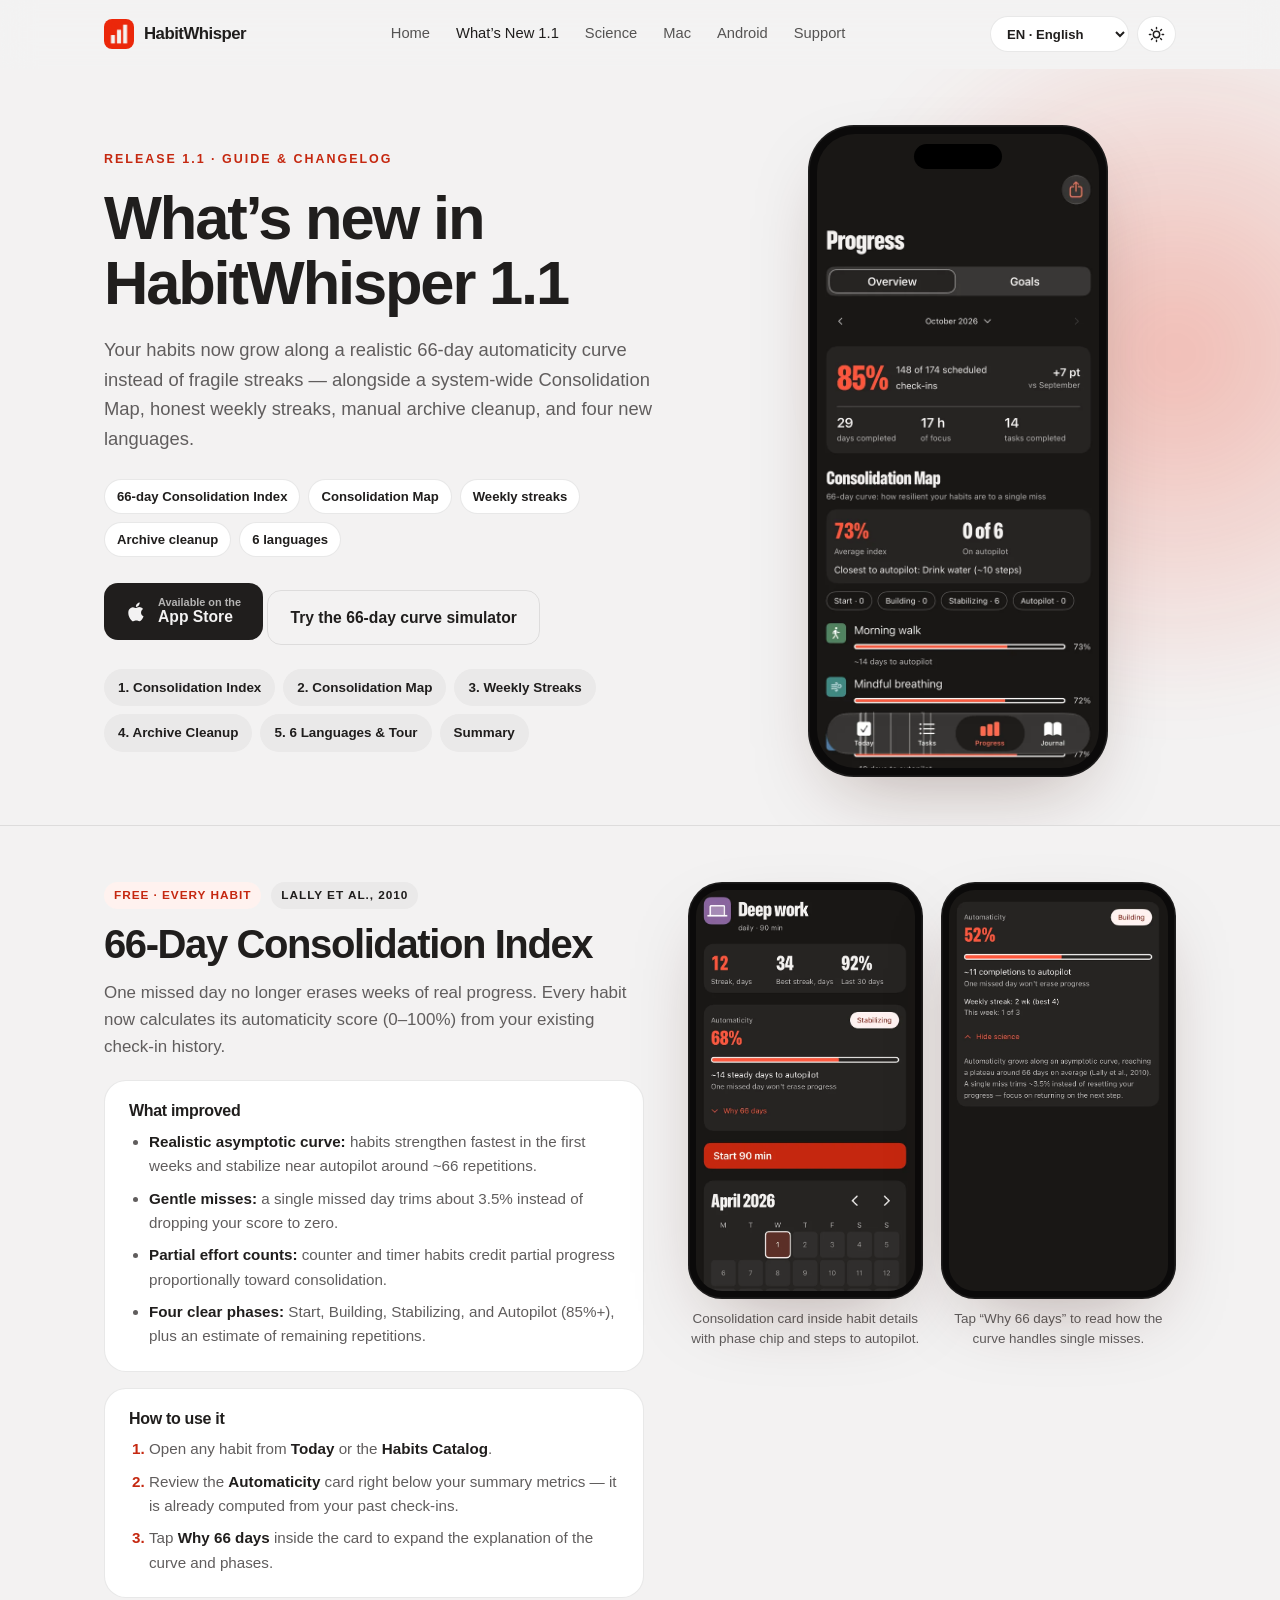
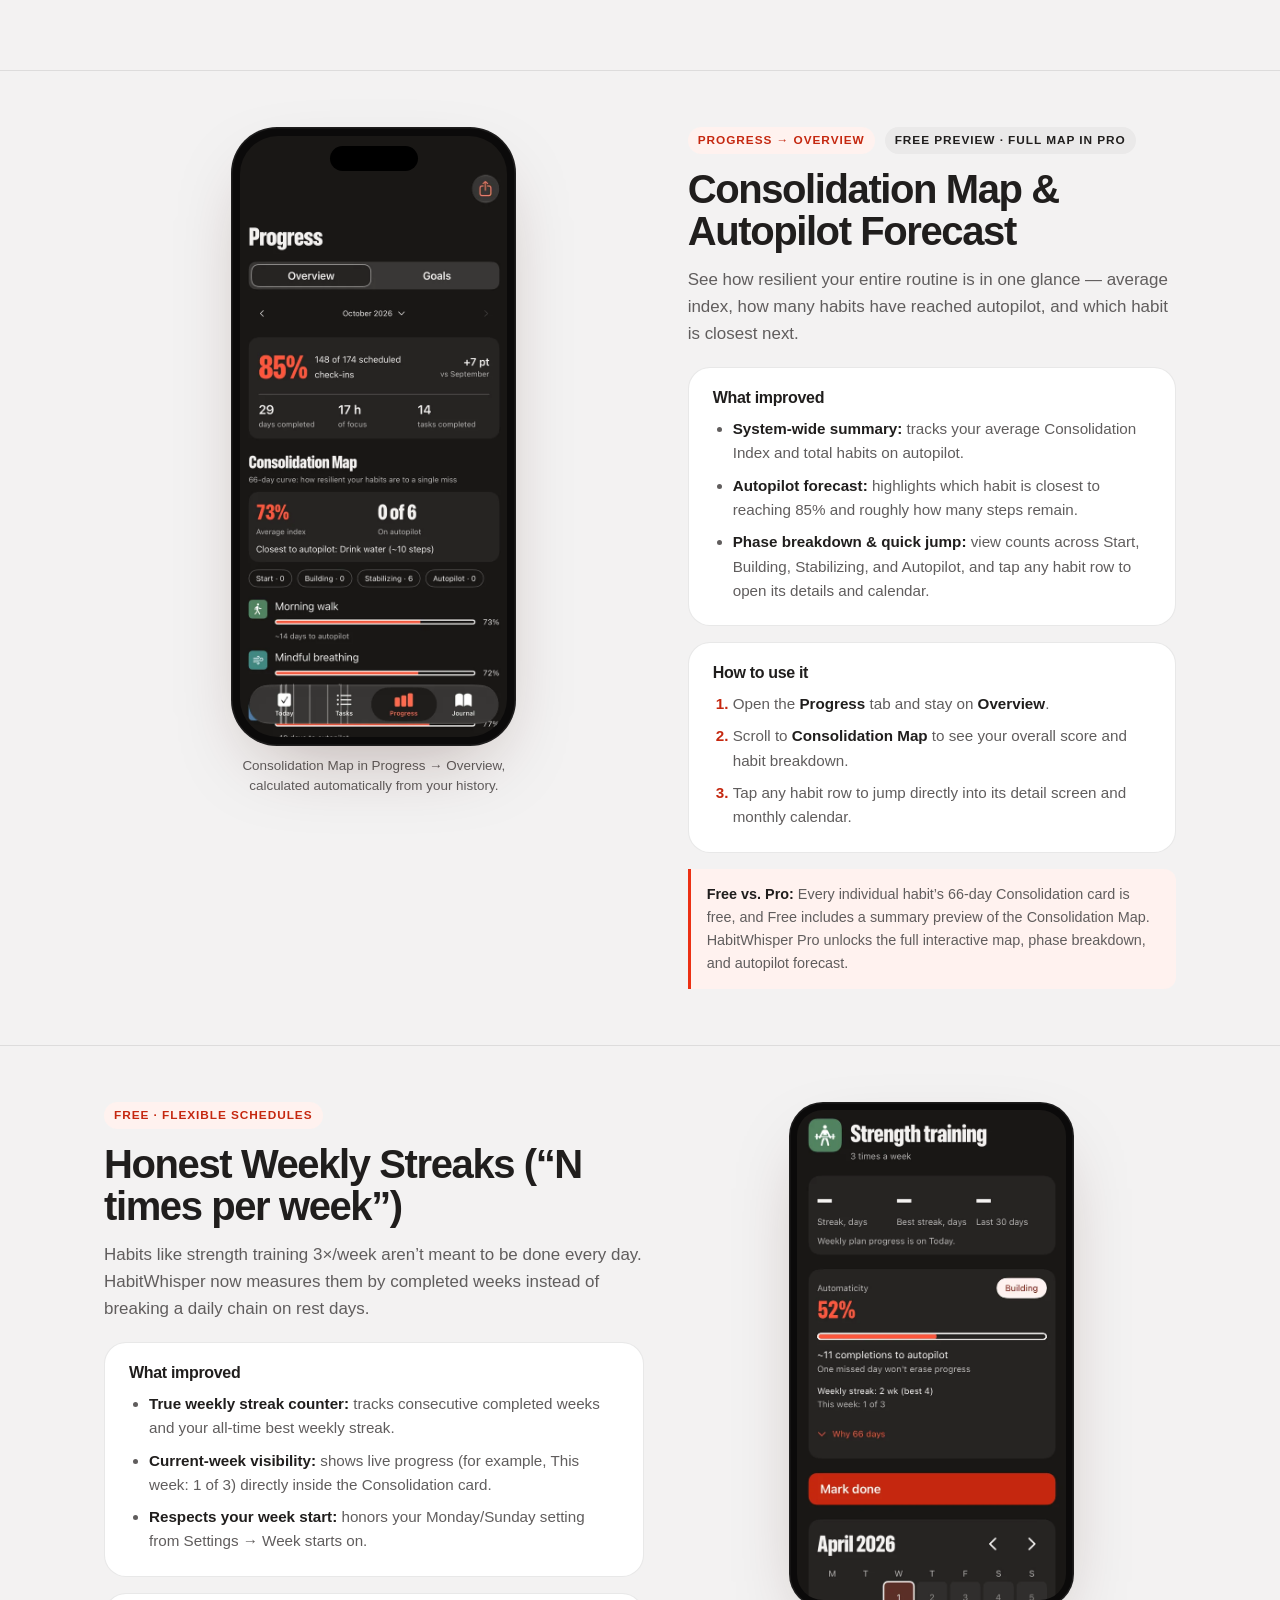
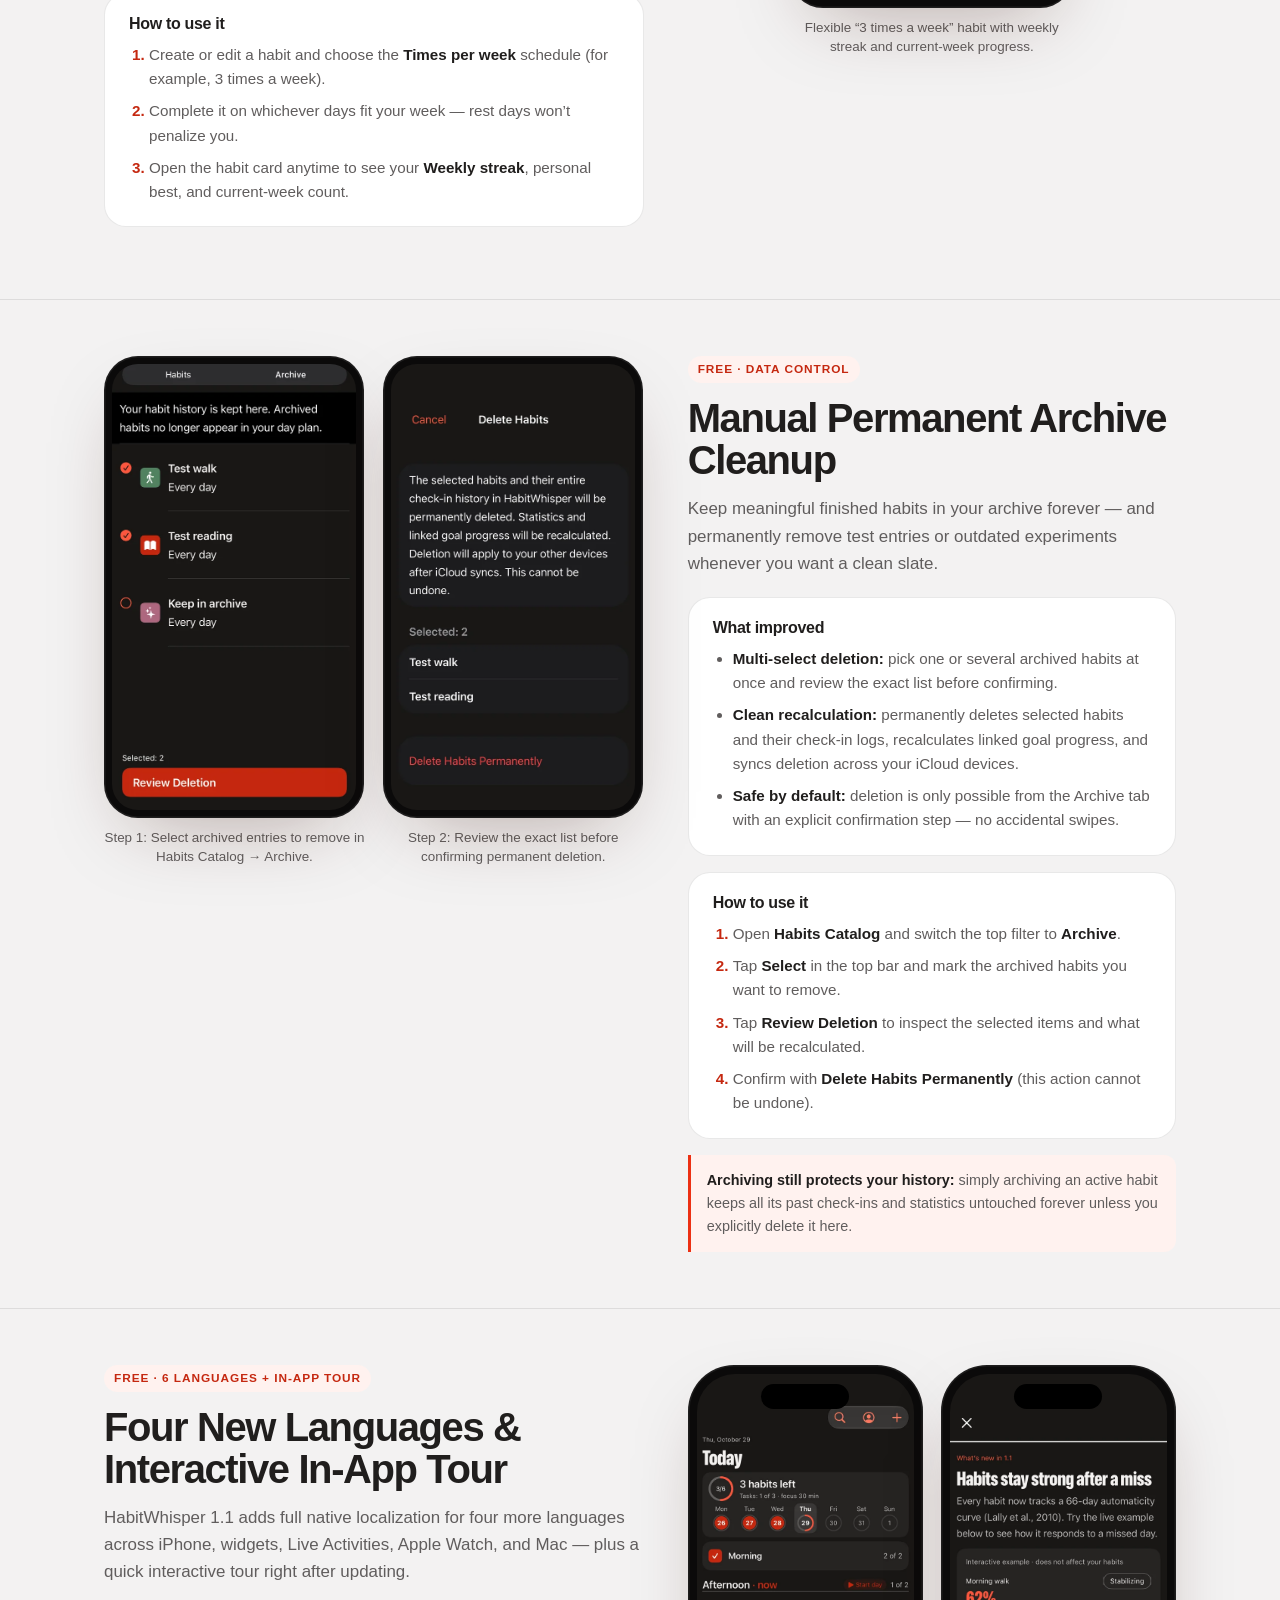
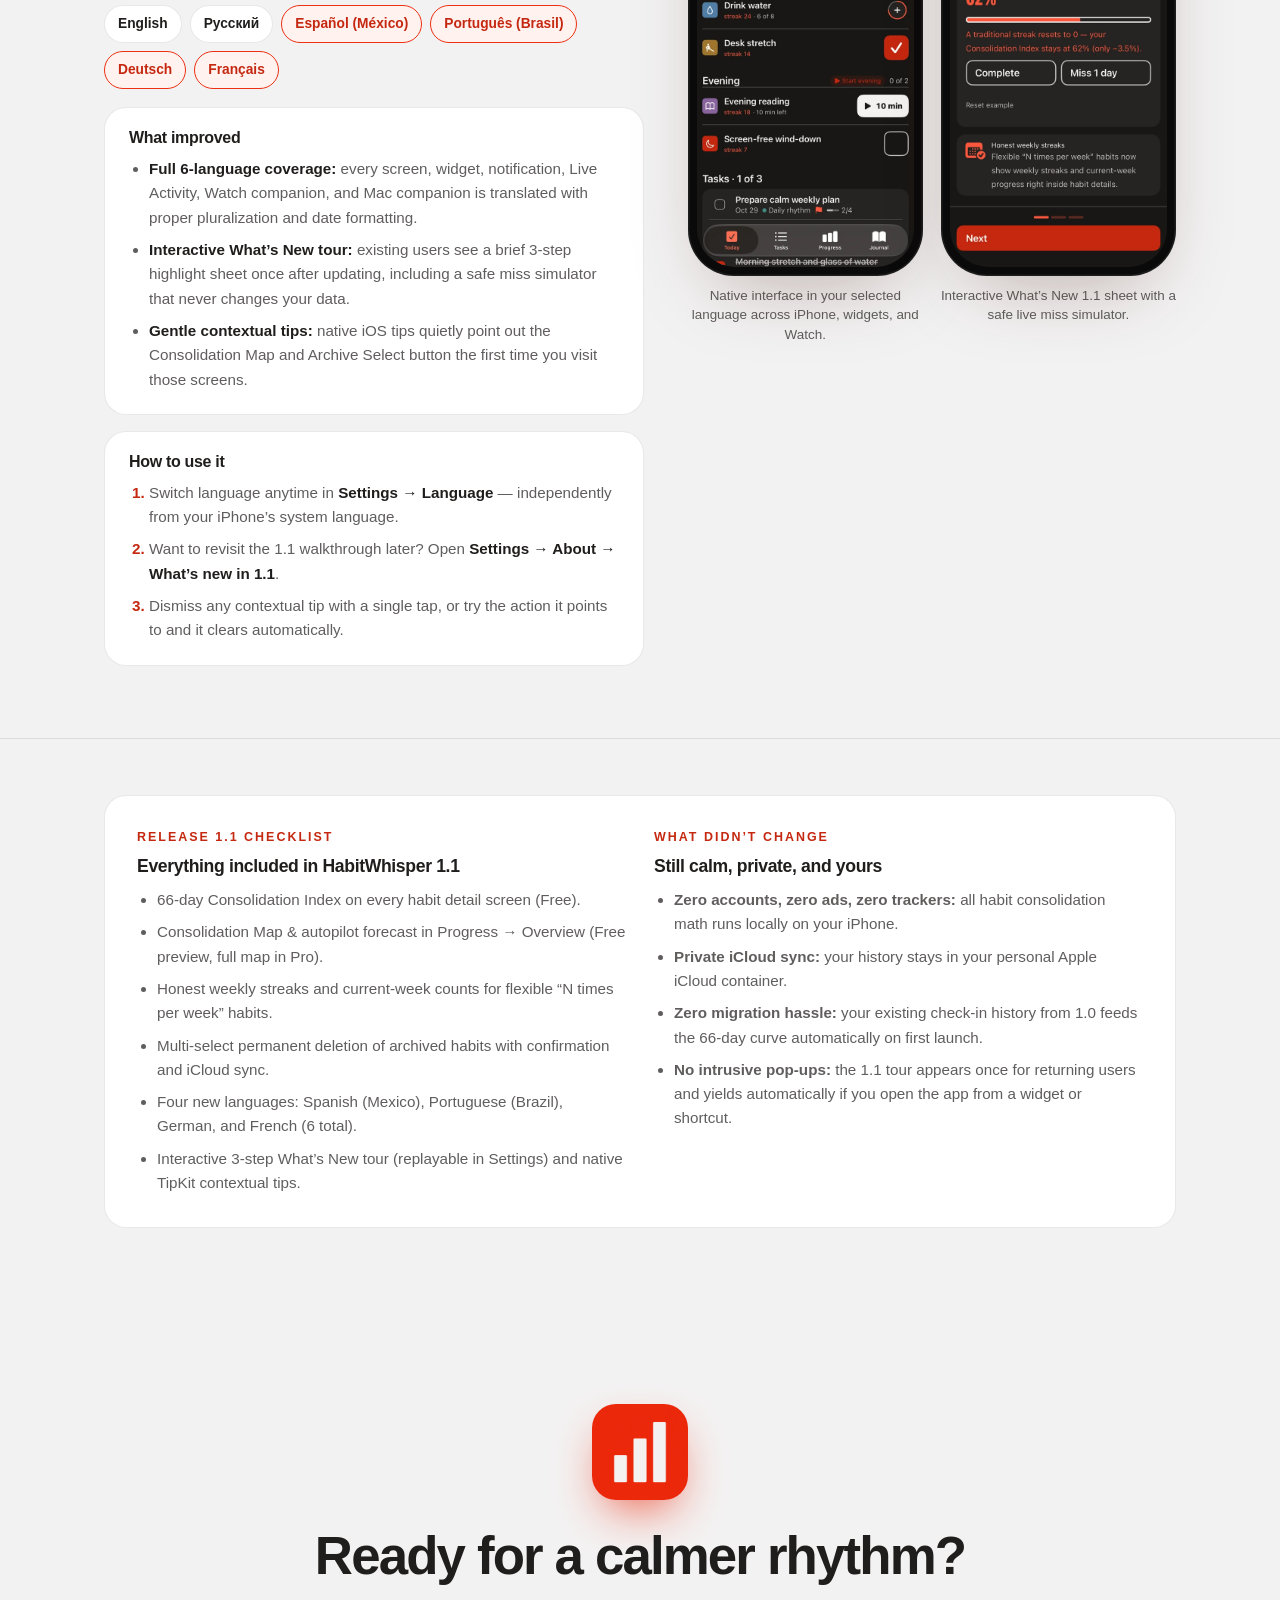
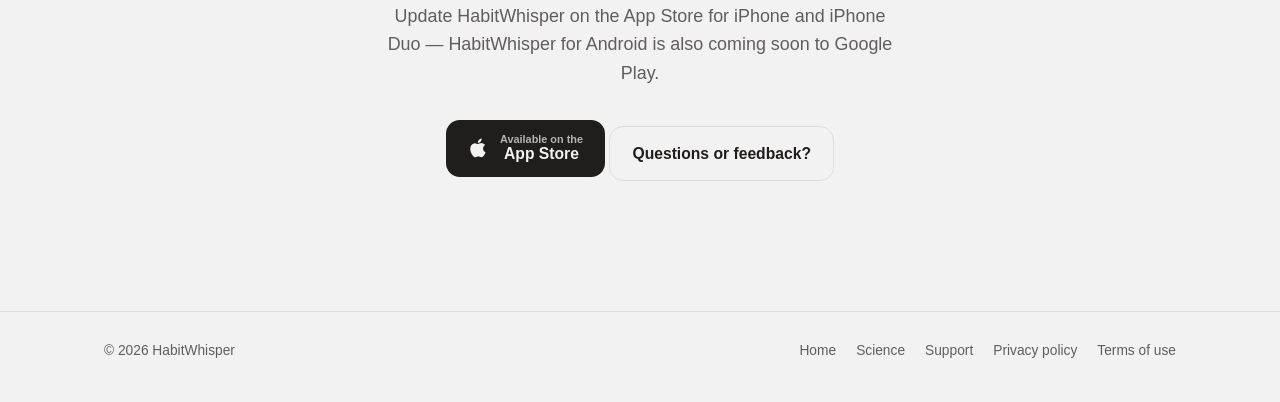
<file: whats-new/index.html>
<!doctype html>
<html lang="en" data-lang="en" data-multilang="6">
<head>
<meta charset="utf-8">
<meta name="viewport" content="width=device-width,initial-scale=1">
<meta name="color-scheme" content="light dark">
<title>What’s New in 1.1 · HabitWhisper</title>
<meta name="description" content="HabitWhisper 1.1 guide and changelog: 66-day Consolidation Index, Consolidation Map, honest weekly streaks, permanent archive cleanup, 4 new languages, and interactive in-app tour.">
<meta name="theme-color" content="#F3F2F2" media="(prefers-color-scheme: light)">
<meta name="theme-color" content="#181716" media="(prefers-color-scheme: dark)">
<meta property="og:title" content="What’s New in HabitWhisper 1.1">
<meta property="og:description" content="Explore the 66-day Consolidation Index, Consolidation Map, honest weekly streaks, archive cleanup, and 6 languages with screenshots and step-by-step guides.">
<meta property="og:image" content="../assets/icon.png">
<link rel="icon" href="../assets/icon.png">
<link rel="apple-touch-icon" href="../assets/apple-touch-icon.png">
<link rel="stylesheet" href="../style.css">
<script>
(function () {
  var supported = ['en', 'ru', 'es-MX', 'pt-BR', 'de', 'fr-FR'];
  function matchLocale(raw) {
    if (!raw) return null;
    var s = String(raw).trim().toLowerCase();
    for (var i = 0; i < supported.length; i++) {
      if (supported[i].toLowerCase() === s) return supported[i];
    }
    if (s.indexOf('ru') === 0 || s.indexOf('be') === 0) return 'ru';
    if (s.indexOf('es') === 0) return 'es-MX';
    if (s.indexOf('pt') === 0) return 'pt-BR';
    if (s.indexOf('de') === 0) return 'de';
    if (s.indexOf('fr') === 0) return 'fr-FR';
    if (s.indexOf('en') === 0) return 'en';
    return null;
  }
  try {
    var t = localStorage.getItem('hw-theme');
    if (t) document.documentElement.dataset.theme = t;
    var params = new URLSearchParams(location.search);
    var fromQuery = matchLocale(params.get('lang'));
    var fromSaved = matchLocale(localStorage.getItem('hw-whats-new-lang')) || matchLocale(localStorage.getItem('hw-lang'));
    var fromNav = matchLocale(navigator.language);
    var lang = fromQuery || fromSaved || fromNav || 'en';
    document.documentElement.dataset.lang = lang;
    document.documentElement.lang = lang;
  } catch (e) {}
})();
</script>
</head>
<body>
<a class="skip-link" href="#main-content" data-i18n="skip">Skip to main content</a>

<header class="header" id="top">
  <div class="wrap">
    <a class="brand" href="../"><img src="../assets/icon.png" alt="" width="30" height="30">HabitWhisper</a>
    <nav class="nav" id="wn-nav" aria-label="Navigation">
      <a href="../" data-i18n="navHome">Home</a>
      <a href="./" aria-current="page" data-i18n="navWhatsNew">What’s New 1.1</a>
      <a href="../science/" data-i18n="navScience">Science</a>
      <a href="../mac/" data-i18n="navMac">Mac</a>
      <a href="../#android">Android</a>
      <a href="../support/" data-i18n="navSupport">Support</a>
    </nav>
    <div class="tools">
      <label class="visually-hidden" for="wn-lang-select" data-i18n="langLabel">Choose language</label>
      <select id="wn-lang-select" class="lang-select" name="lang">
        <option value="en">EN · English</option>
        <option value="ru">RU · Русский</option>
        <option value="es-MX">ES · Español</option>
        <option value="pt-BR">PT · Português</option>
        <option value="de">DE · Deutsch</option>
        <option value="fr-FR">FR · Français</option>
      </select>
      <button class="chip-btn theme-btn" id="wn-theme-btn" type="button" aria-label="Toggle theme">
        <svg class="sun" aria-hidden="true" viewBox="0 0 24 24" fill="none" stroke="currentColor" stroke-width="2" stroke-linecap="round"><circle cx="12" cy="12" r="4.5"/><path d="M12 2v2M12 20v2M4.9 4.9l1.4 1.4M17.7 17.7l1.4 1.4M2 12h2M20 12h2M4.9 19.1l1.4-1.4M17.7 6.3l1.4-1.4"/></svg>
        <svg class="moon" aria-hidden="true" viewBox="0 0 24 24" fill="none" stroke="currentColor" stroke-width="2" stroke-linecap="round" stroke-linejoin="round"><path d="M20 14.5A8.5 8.5 0 1 1 9.5 4a7 7 0 0 0 10.5 10.5z"/></svg>
      </button>
    </div>
  </div>
</header>

<main id="main-content">
  <section class="wn-hero">
    <div class="glow" aria-hidden="true"></div>
    <div class="wrap">
      <div class="wn-hero-grid">
        <div>
          <div class="eyebrow" data-i18n="heroEyebrow">Release 1.1 · Guide &amp; Changelog</div>
          <h1 data-i18n="heroTitle">What’s new in HabitWhisper 1.1</h1>
          <p class="lead" data-i18n="heroLead">Your habits now grow along a realistic 66-day automaticity curve instead of fragile streaks — alongside a system-wide Consolidation Map, honest weekly streaks, manual archive cleanup, and four new languages.</p>
          <ul class="wn-badges" id="wn-badges">
            <li>66-day Consolidation Index</li>
            <li>Consolidation Map</li>
            <li>Weekly streaks</li>
            <li>Archive cleanup</li>
            <li>6 languages</li>
          </ul>
          <div class="ctas">
            <a class="button" id="wn-appstore-top" href="https://apps.apple.com/us/app/id6808374814">
              <svg viewBox="0 0 24 24" fill="currentColor" aria-hidden="true"><path d="M16.4 12.6c0-2.6 2.1-3.8 2.2-3.9-1.2-1.8-3.1-2-3.7-2-1.6-.2-3.1.9-3.9.9-.8 0-2-.9-3.4-.9-1.7 0-3.3 1-4.2 2.6-1.8 3.1-.5 7.7 1.3 10.2.9 1.2 1.9 2.6 3.2 2.6 1.3-.1 1.8-.8 3.3-.8 1.6 0 2 .8 3.4.8 1.4 0 2.3-1.3 3.1-2.5 1-1.4 1.4-2.8 1.4-2.9 0 0-2.7-1-2.7-4.1zM13.9 4.9c.7-.9 1.2-2 1-3.2-1 0-2.3.7-3 1.6-.7.8-1.2 2-1.1 3.1 1.2.1 2.3-.6 3.1-1.5z"/></svg>
              <span><small data-i18n="appStoreSmall">Available on the</small><span data-i18n="appStoreLabel">App Store</span></span>
            </a>
            <a class="button ghost" href="../science/66-days-automaticity.html" data-i18n="heroScienceCta">Try the 66-day curve simulator</a>
          </div>
          <nav class="wn-jump" aria-label="Release sections" id="wn-jump">
            <a href="#consolidation" data-i18n="jump1">1. Consolidation Index</a>
            <a href="#map" data-i18n="jump2">2. Consolidation Map</a>
            <a href="#weekly" data-i18n="jump3">3. Weekly Streaks</a>
            <a href="#archive" data-i18n="jump4">4. Archive Cleanup</a>
            <a href="#languages" data-i18n="jump5">5. 6 Languages &amp; Tour</a>
            <a href="#changelog" data-i18n="jump6">Summary</a>
          </nav>
        </div>

        <div class="wn-hero-stage">
          <div class="phone">
            <img id="wn-hero-img" src="../assets/screens/en/progress.webp" alt="HabitWhisper 1.1 Progress screen showing the Consolidation Map and 66-day automaticity scores" width="600" height="1304" fetchpriority="high">
          </div>
        </div>
      </div>
    </div>
  </section>

  <!-- 1. 66-day Consolidation Index -->
  <section class="wn-section" id="consolidation">
    <div class="wrap">
      <div class="wn-grid">
        <div class="wn-copy">
          <div class="wn-meta">
            <span class="wn-tag" data-i18n="s1Tag">Free · Every habit</span>
            <span class="wn-tag neutral">Lally et al., 2010</span>
          </div>
          <h2 data-i18n="s1Title">66-Day Consolidation Index</h2>
          <p class="wn-lead" data-i18n="s1Lead">One missed day no longer erases weeks of real progress. Every habit now calculates its automaticity score (0–100%) from your existing check-in history.</p>

          <div class="wn-box">
            <h3 data-i18n="lblImproved">What improved</h3>
            <ul id="s1-improved">
              <li><strong>Realistic asymptotic curve:</strong> habits strengthen fastest in the first weeks and stabilize near autopilot around ~66 repetitions.</li>
              <li><strong>Gentle misses:</strong> a single missed day trims about 3.5% instead of dropping your score to zero.</li>
              <li><strong>Partial effort counts:</strong> counter and timer habits credit partial progress proportionally toward consolidation.</li>
              <li><strong>Four clear phases:</strong> Start, Building, Stabilizing, and Autopilot (85%+), plus an estimate of remaining repetitions.</li>
            </ul>
          </div>

          <div class="wn-box">
            <h3 data-i18n="lblHowTo">How to use it</h3>
            <ol id="s1-steps">
              <li>Open any habit from <strong>Today</strong> or the <strong>Habits Catalog</strong>.</li>
              <li>Review the <strong>Automaticity</strong> card right below your summary metrics — it is already computed from your past check-ins.</li>
              <li>Tap <strong>Why 66 days</strong> inside the card to expand the explanation of the curve and phases.</li>
            </ol>
          </div>
        </div>

        <div class="wn-media pair">
          <figure class="wn-shot">
            <div class="phone compact">
              <img data-wn-shot="consolidation-detail" src="../assets/whats-new/consolidation-detail-en.webp" alt="Habit detail screen showing the 66-day Automaticity card at 68% in the Stabilizing phase" width="600" height="1065" loading="lazy">
            </div>
            <figcaption data-i18n="s1Cap1">Consolidation card inside habit details with phase chip and steps to autopilot.</figcaption>
          </figure>
          <figure class="wn-shot">
            <div class="phone compact">
              <img data-wn-shot="consolidation-why" src="../assets/whats-new/consolidation-why-en.webp" alt="Expanded Why 66 days explanation inside the Automaticity card" width="600" height="1065" loading="lazy">
            </div>
            <figcaption data-i18n="s1Cap2">Tap “Why 66 days” to read how the curve handles single misses.</figcaption>
          </figure>
        </div>
      </div>
    </div>
  </section>

  <!-- 2. System-Wide Consolidation Map -->
  <section class="wn-section" id="map">
    <div class="wrap">
      <div class="wn-grid reverse">
        <div class="wn-copy">
          <div class="wn-meta">
            <span class="wn-tag" data-i18n="s2Tag">Progress → Overview</span>
            <span class="wn-tag neutral" data-i18n="s2Tier">Free preview · Full map in Pro</span>
          </div>
          <h2 data-i18n="s2Title">Consolidation Map &amp; Autopilot Forecast</h2>
          <p class="wn-lead" data-i18n="s2Lead">See how resilient your entire routine is in one glance — average index, how many habits have reached autopilot, and which habit is closest next.</p>

          <div class="wn-box">
            <h3 data-i18n="lblImproved">What improved</h3>
            <ul id="s2-improved">
              <li><strong>System-wide summary:</strong> tracks your average Consolidation Index and total habits on autopilot.</li>
              <li><strong>Autopilot forecast:</strong> highlights which habit is closest to reaching 85% and roughly how many steps remain.</li>
              <li><strong>Phase breakdown &amp; quick jump:</strong> filter at a glance across Start, Building, Stabilizing, and Autopilot, and tap any habit row to open its details and calendar.</li>
            </ul>
          </div>

          <div class="wn-box">
            <h3 data-i18n="lblHowTo">How to use it</h3>
            <ol id="s2-steps">
              <li>Open the <strong>Progress</strong> tab and stay on <strong>Overview</strong>.</li>
              <li>Scroll to <strong>Consolidation Map</strong> to see your overall score and habit breakdown.</li>
              <li>Tap any habit row to jump directly into its detail screen and monthly calendar.</li>
            </ol>
          </div>

          <div class="wn-note" data-i18n="s2Note"><strong>Free vs. Pro:</strong> Every individual habit’s 66-day Consolidation card is free, and Free includes a summary preview of the Consolidation Map. HabitWhisper Pro unlocks the full interactive map, phase breakdown, and autopilot forecast.</div>
        </div>

        <div class="wn-media">
          <figure class="wn-shot">
            <div class="phone">
              <img data-wn-locale-shot="progress" src="../assets/screens/en/progress.webp" alt="Progress Overview screen displaying the Consolidation Map across all active habits" width="600" height="1304" loading="lazy">
            </div>
            <figcaption data-i18n="s2Cap1">Consolidation Map in Progress → Overview, calculated automatically from your history.</figcaption>
          </figure>
        </div>
      </div>
    </div>
  </section>

  <!-- 3. Honest Weekly Streaks -->
  <section class="wn-section" id="weekly">
    <div class="wrap">
      <div class="wn-grid">
        <div class="wn-copy">
          <div class="wn-meta">
            <span class="wn-tag" data-i18n="s3Tag">Free · Flexible schedules</span>
          </div>
          <h2 data-i18n="s3Title">Honest Weekly Streaks (“N times per week”)</h2>
          <p class="wn-lead" data-i18n="s3Lead">Habits like strength training 3×/week aren’t meant to be done every day. HabitWhisper now measures them by completed weeks instead of breaking a daily chain on rest days.</p>

          <div class="wn-box">
            <h3 data-i18n="lblImproved">What improved</h3>
            <ul id="s3-improved">
              <li><strong>True weekly streak counter:</strong> tracks consecutive completed weeks and your all-time best weekly streak.</li>
              <li><strong>Current-week visibility:</strong> shows live progress (for example, <em>This week: 1 of 3</em>) directly inside the Consolidation card.</li>
              <li><strong>Respects your week start:</strong> honors your Monday/Sunday setting from <em>Settings → Week starts on</em>.</li>
            </ul>
          </div>

          <div class="wn-box">
            <h3 data-i18n="lblHowTo">How to use it</h3>
            <ol id="s3-steps">
              <li>Create or edit a habit and choose the <strong>Times per week</strong> schedule (e.g., 3 times a week).</li>
              <li>Complete it on whichever days fit your week — rest days won’t penalize you.</li>
              <li>Open the habit card anytime to see your <strong>Weekly streak</strong>, personal best, and current-week count.</li>
            </ol>
          </div>
        </div>

        <div class="wn-media">
          <figure class="wn-shot">
            <div class="phone compact">
              <img data-wn-shot="weekly-streak" src="../assets/whats-new/weekly-streak-en.webp" alt="Flexible habit detail screen showing Weekly streak: 2 wk (best 4) and This week: 1 of 3" width="600" height="1065" loading="lazy">
            </div>
            <figcaption data-i18n="s3Cap1">Flexible “3 times a week” habit with weekly streak and current-week progress.</figcaption>
          </figure>
        </div>
      </div>
    </div>
  </section>

  <!-- 4. Manual Permanent Archive Cleanup -->
  <section class="wn-section" id="archive">
    <div class="wrap">
      <div class="wn-grid reverse">
        <div class="wn-copy">
          <div class="wn-meta">
            <span class="wn-tag" data-i18n="s4Tag">Free · Data control</span>
          </div>
          <h2 data-i18n="s4Title">Manual Permanent Archive Cleanup</h2>
          <p class="wn-lead" data-i18n="s4Lead">Keep meaningful finished habits in your archive forever — and permanently remove test entries or outdated experiments whenever you want a clean slate.</p>

          <div class="wn-box">
            <h3 data-i18n="lblImproved">What improved</h3>
            <ul id="s4-improved">
              <li><strong>Multi-select deletion:</strong> pick one or several archived habits at once and review the exact list before confirming.</li>
              <li><strong>Clean recalculation:</strong> permanently deletes selected habits and their check-in logs, recalculates linked goal progress, and syncs deletion across your iCloud devices.</li>
              <li><strong>Safe by default:</strong> deletion is only possible from the Archive tab with an explicit confirmation step — no accidental swipes.</li>
            </ul>
          </div>

          <div class="wn-box">
            <h3 data-i18n="lblHowTo">How to use it</h3>
            <ol id="s4-steps">
              <li>Open <strong>Habits Catalog</strong> and switch the top filter to <strong>Archive</strong>.</li>
              <li>Tap <strong>Select</strong> in the top bar and mark the archived habits you want to remove.</li>
              <li>Tap <strong>Review Deletion</strong> to inspect the selected items and what will be recalculated.</li>
              <li>Confirm with <strong>Delete Habits Permanently</strong> (this action cannot be undone).</li>
            </ol>
          </div>

          <div class="wn-note" data-i18n="s4Note"><strong>Archiving still protects your history:</strong> simply archiving an active habit keeps all its past check-ins and statistics untouched forever unless you explicitly delete it here.</div>
        </div>

        <div class="wn-media pair">
          <figure class="wn-shot">
            <div class="phone compact">
              <img data-wn-shot="archive-select" src="../assets/whats-new/archive-select-en.webp" alt="Habits Archive screen in multi-select mode with two archived habits checked for deletion" width="600" height="1065" loading="lazy">
            </div>
            <figcaption data-i18n="s4Cap1">Step 1: Select archived entries to remove in Habits Catalog → Archive.</figcaption>
          </figure>
          <figure class="wn-shot">
            <div class="phone compact">
              <img data-wn-shot="archive-confirm" src="../assets/whats-new/archive-confirm-en.webp" alt="Confirmation sheet listing selected habits before permanent deletion" width="600" height="1065" loading="lazy">
            </div>
            <figcaption data-i18n="s4Cap2">Step 2: Review the exact list before confirming permanent deletion.</figcaption>
          </figure>
        </div>
      </div>
    </div>
  </section>

  <!-- 5. 4 New Languages & In-App Tour -->
  <section class="wn-section" id="languages">
    <div class="wrap">
      <div class="wn-grid">
        <div class="wn-copy">
          <div class="wn-meta">
            <span class="wn-tag" data-i18n="s5Tag">Free · 6 languages + In-App Tour</span>
          </div>
          <h2 data-i18n="s5Title">Four New Languages &amp; Interactive In-App Tour</h2>
          <p class="wn-lead" data-i18n="s5Lead">HabitWhisper 1.1 adds full native localization for four more languages across iPhone, widgets, Live Activities, Apple Watch, and Mac — plus a quick interactive tour right after updating.</p>

          <ul class="wn-langs" aria-label="Supported languages">
            <li>English</li>
            <li>Русский</li>
            <li class="new">Español (México)</li>
            <li class="new">Português (Brasil)</li>
            <li class="new">Deutsch</li>
            <li class="new">Français</li>
          </ul>

          <div class="wn-box">
            <h3 data-i18n="lblImproved">What improved</h3>
            <ul id="s5-improved">
              <li><strong>Full 6-language coverage:</strong> every screen, widget, notification, Live Activity, Watch companion, and Mac companion is translated with proper pluralization and date formatting.</li>
              <li><strong>Interactive What’s New tour:</strong> existing users see a brief 3-step highlight sheet once after updating, including a safe miss simulator that never changes your data.</li>
              <li><strong>Gentle contextual tips:</strong> native iOS tips quietly point out the Consolidation Map and Archive Select button the first time you visit those screens.</li>
            </ul>
          </div>

          <div class="wn-box">
            <h3 data-i18n="lblHowTo">How to use it</h3>
            <ol id="s5-steps">
              <li>Switch language anytime in <strong>Settings → Language</strong> — independently from your iPhone’s system language.</li>
              <li>Want to revisit the 1.1 walkthrough later? Open <strong>Settings → About → What’s new in 1.1</strong>.</li>
              <li>Dismiss any contextual tip with a single tap, or try the action it points to and it clears automatically.</li>
            </ol>
          </div>
        </div>

        <div class="wn-media pair">
          <figure class="wn-shot">
            <div class="phone">
              <img data-wn-locale-shot="today" src="../assets/screens/en/today.webp" alt="HabitWhisper Today screen localized in the selected language" width="600" height="1304" loading="lazy">
            </div>
            <figcaption data-i18n="s5Cap1">Native interface in your selected language across iPhone, widgets, and Watch.</figcaption>
          </figure>
          <figure class="wn-shot">
            <div class="phone">
              <img data-wn-shot="whats-new-tour" src="../assets/whats-new/whats-new-tour-en.webp" alt="In-app What's New in 1.1 screen featuring the interactive 66-day miss simulator" width="600" height="1304" loading="lazy">
            </div>
            <figcaption data-i18n="s5Cap2">Interactive What’s New 1.1 sheet with a safe live miss simulator.</figcaption>
          </figure>
        </div>
      </div>
    </div>
  </section>

  <!-- 6. Compact Summary & Privacy -->
  <section class="wn-section" id="changelog">
    <div class="wrap">
      <div class="wn-summary-card">
        <div>
          <div class="eyebrow" style="margin-bottom:10px" data-i18n="sumEyebrow1">Release 1.1 Checklist</div>
          <h3 data-i18n="sumTitle1">Everything included in HabitWhisper 1.1</h3>
          <ul id="sum-list1">
            <li>66-day Consolidation Index on every habit detail screen (Free).</li>
            <li>Consolidation Map &amp; autopilot forecast in Progress → Overview (Free preview, full map in Pro).</li>
            <li>Honest weekly streaks and current-week counts for flexible “N times per week” habits.</li>
            <li>Multi-select permanent deletion of archived habits with confirmation and iCloud sync.</li>
            <li>Four new languages: Spanish (Mexico), Portuguese (Brazil), German, and French (6 total).</li>
            <li>Interactive 3-step What’s New tour (replayable in Settings) and native TipKit contextual tips.</li>
          </ul>
        </div>
        <div>
          <div class="eyebrow" style="margin-bottom:10px" data-i18n="sumEyebrow2">What didn’t change</div>
          <h3 data-i18n="sumTitle2">Still calm, private, and yours</h3>
          <ul id="sum-list2">
            <li><strong>Zero accounts, zero ads, zero trackers:</strong> all habit consolidation math runs locally on your iPhone.</li>
            <li><strong>Private iCloud sync:</strong> your history stays in your personal Apple iCloud container.</li>
            <li><strong>Zero database migration hassle:</strong> your existing check-in history from 1.0 feeds the 66-day curve automatically on first launch.</li>
            <li><strong>No intrusive pop-ups:</strong> the 1.1 tour appears once for returning users and yields automatically if you open the app from a widget or shortcut.</li>
          </ul>
        </div>
      </div>
    </div>
  </section>

  <section class="cta">
    <div class="wrap">
      <img src="../assets/icon.png" alt="HabitWhisper icon" width="84" height="84" loading="lazy">
      <h2 data-i18n="ctaTitle">Ready for a calmer rhythm?</h2>
      <p data-i18n="ctaBody">Update HabitWhisper on the App Store for iPhone and iPhone Duo — HabitWhisper for Android is also coming soon to Google Play.</p>
      <a class="button" id="wn-appstore-bottom" href="https://apps.apple.com/us/app/id6808374814">
        <svg viewBox="0 0 24 24" fill="currentColor" aria-hidden="true"><path d="M16.4 12.6c0-2.6 2.1-3.8 2.2-3.9-1.2-1.8-3.1-2-3.7-2-1.6-.2-3.1.9-3.9.9-.8 0-2-.9-3.4-.9-1.7 0-3.3 1-4.2 2.6-1.8 3.1-.5 7.7 1.3 10.2.9 1.2 1.9 2.6 3.2 2.6 1.3-.1 1.8-.8 3.3-.8 1.6 0 2 .8 3.4.8 1.4 0 2.3-1.3 3.1-2.5 1-1.4 1.4-2.8 1.4-2.9 0 0-2.7-1-2.7-4.1zM13.9 4.9c.7-.9 1.2-2 1-3.2-1 0-2.3.7-3 1.6-.7.8-1.2 2-1.1 3.1 1.2.1 2.3-.6 3.1-1.5z"/></svg>
        <span><small data-i18n="appStoreSmall">Available on the</small><span data-i18n="appStoreLabel">App Store</span></span>
      </a>
      <a class="button ghost" href="../support/" data-i18n="ctaSupport">Questions or feedback?</a>
    </div>
  </section>
</main>

<footer class="footer">
  <div class="wrap">
    <span>© 2026 HabitWhisper</span>
    <nav id="wn-footer-nav" aria-label="Footer">
      <a href="../" data-i18n="navHome">Home</a>
      <a href="../science/" data-i18n="navScience">Science</a>
      <a href="../support/" data-i18n="navSupport">Support</a>
      <a href="../privacy/" data-i18n="navPrivacy">Privacy policy</a>
      <a href="https://www.apple.com/legal/internet-services/itunes/dev/stdeula/" data-i18n="navTerms">Terms of use</a>
    </nav>
  </div>
</footer>

<script src="../site.js"></script>
<script src="whats-new.js"></script>
</body>
</html>
</file>
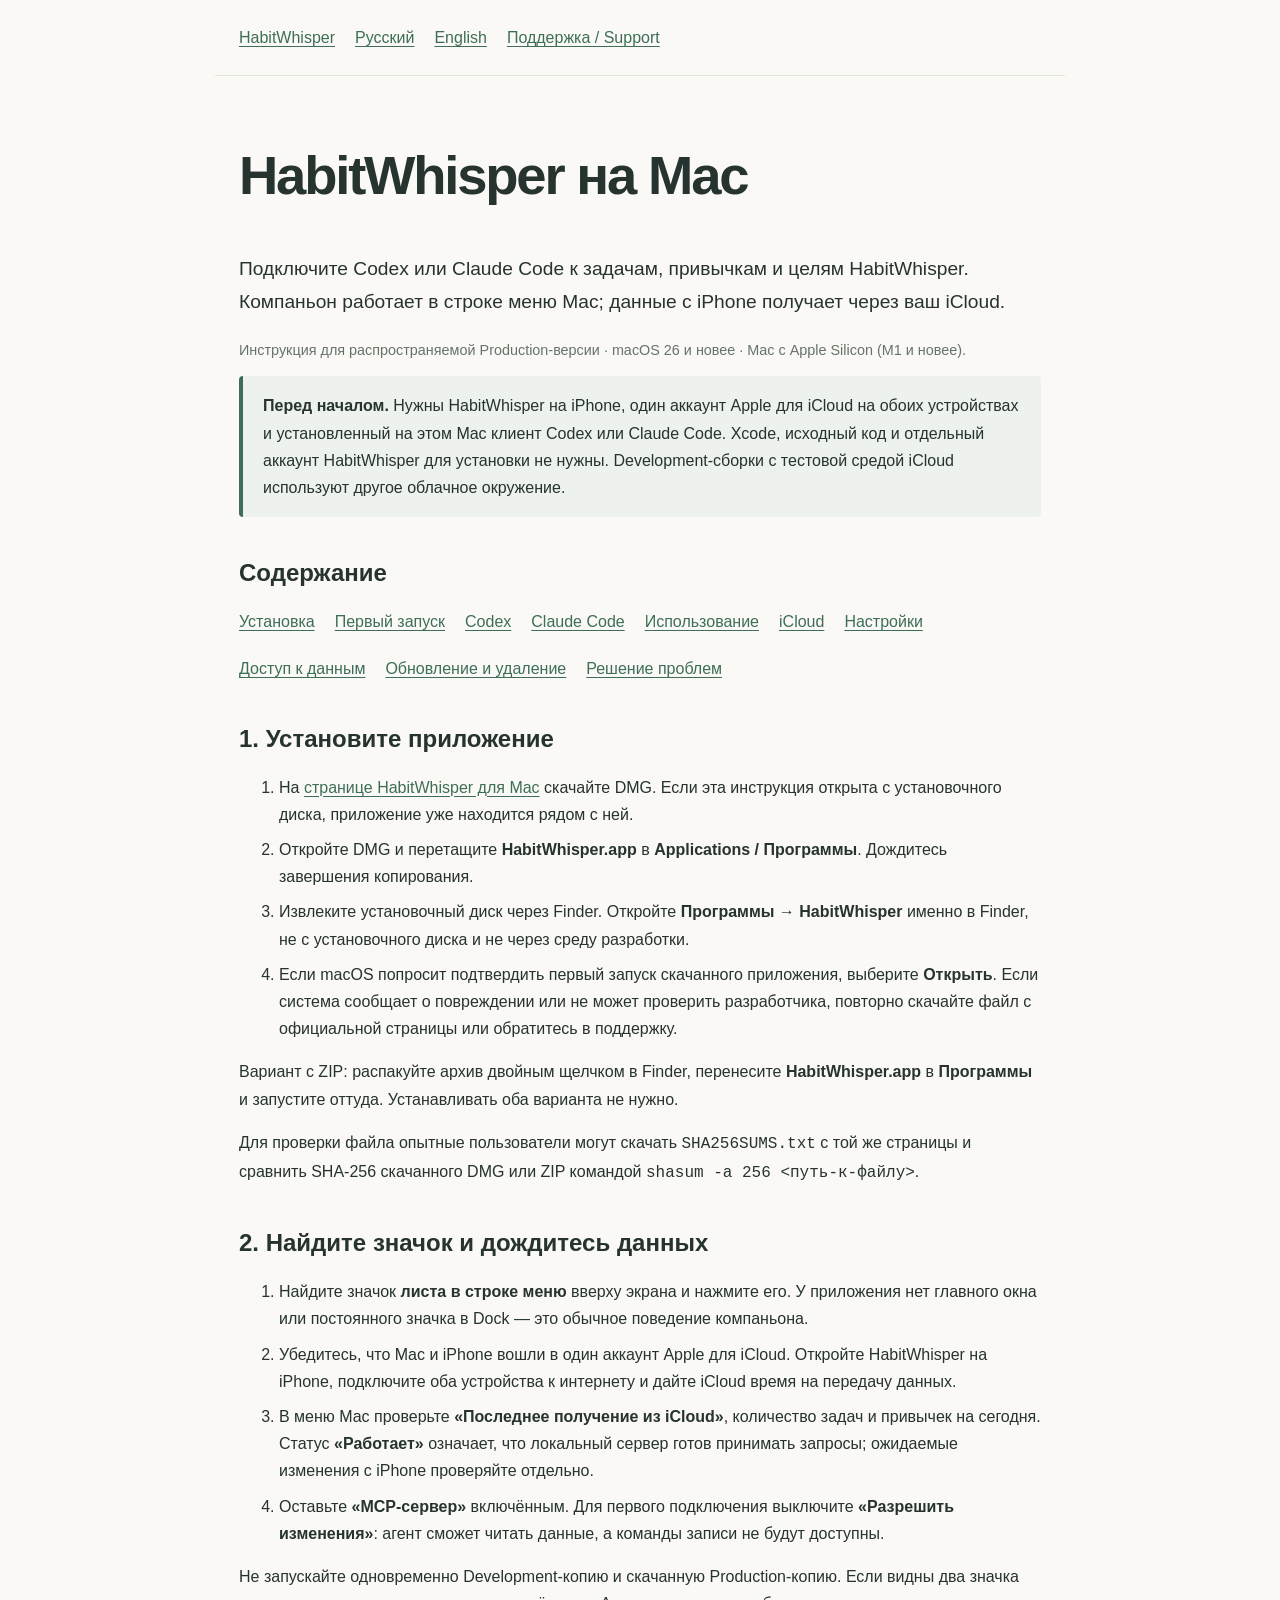
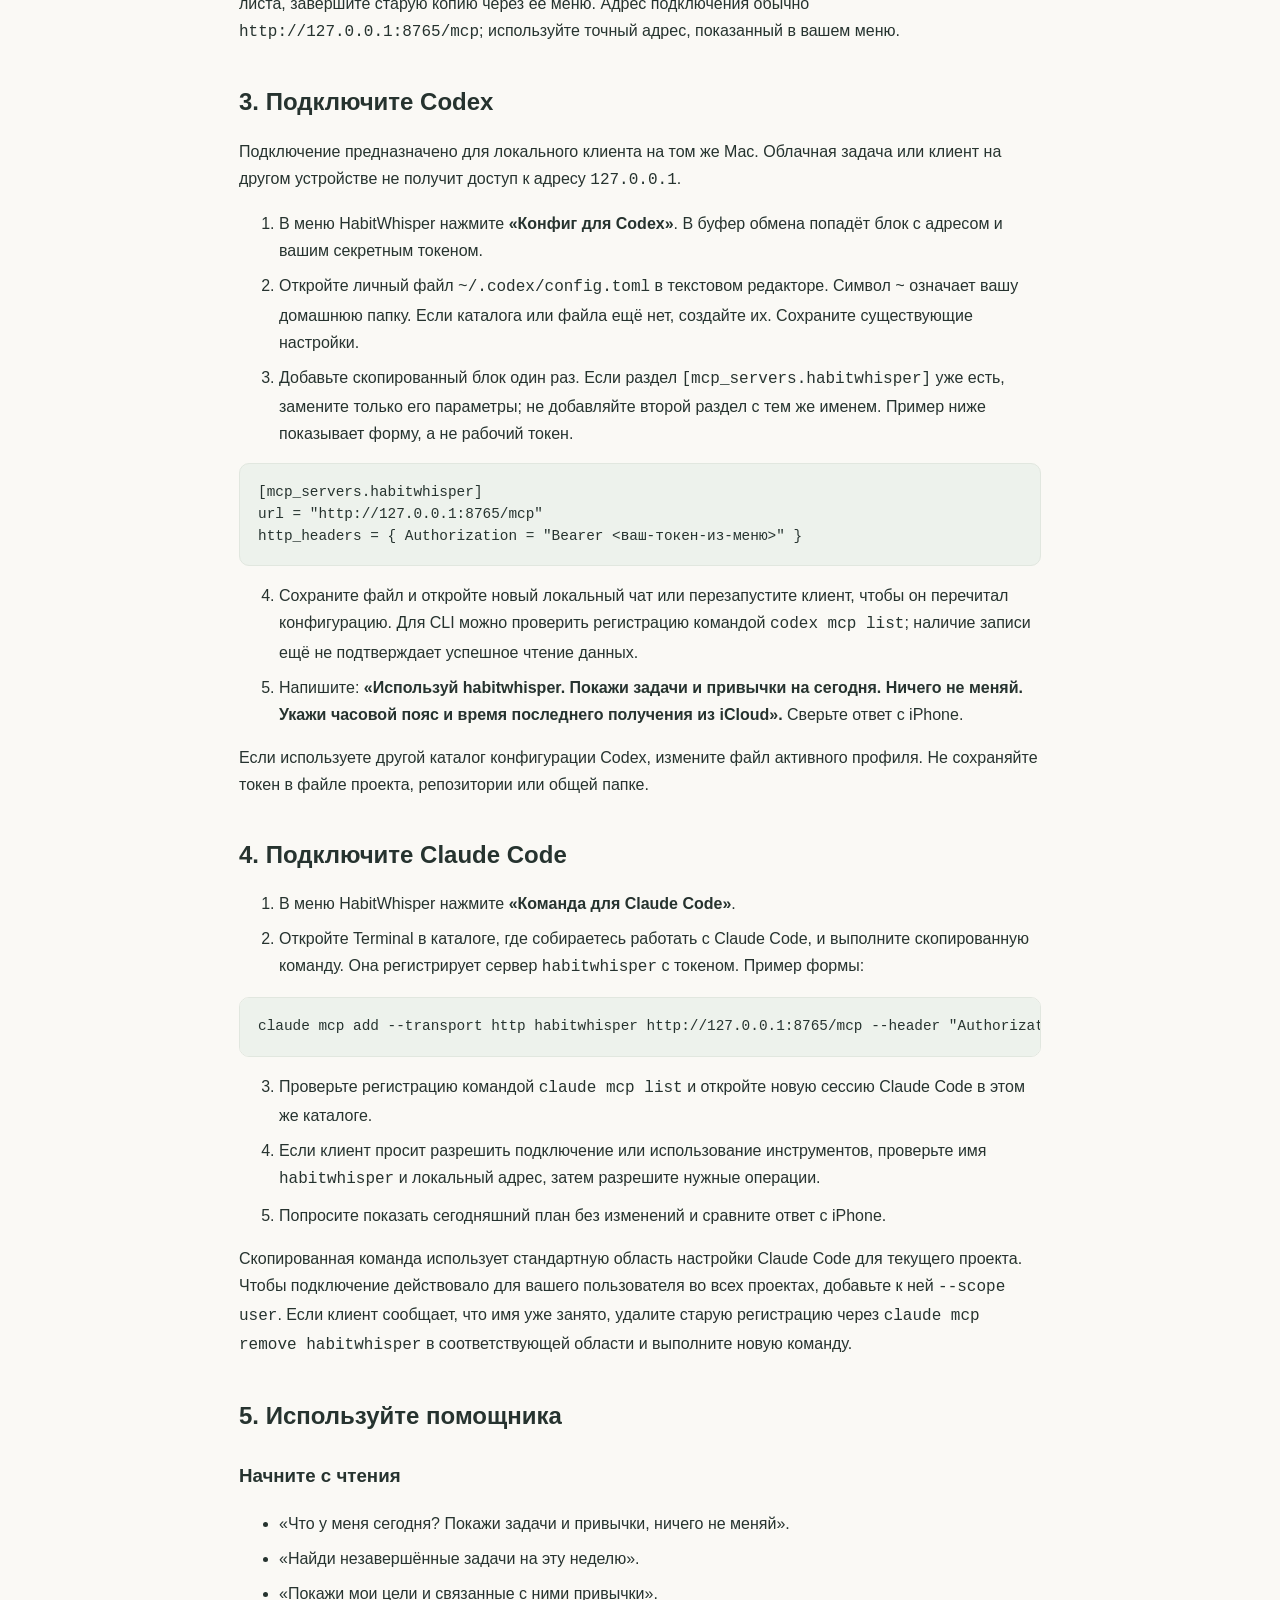
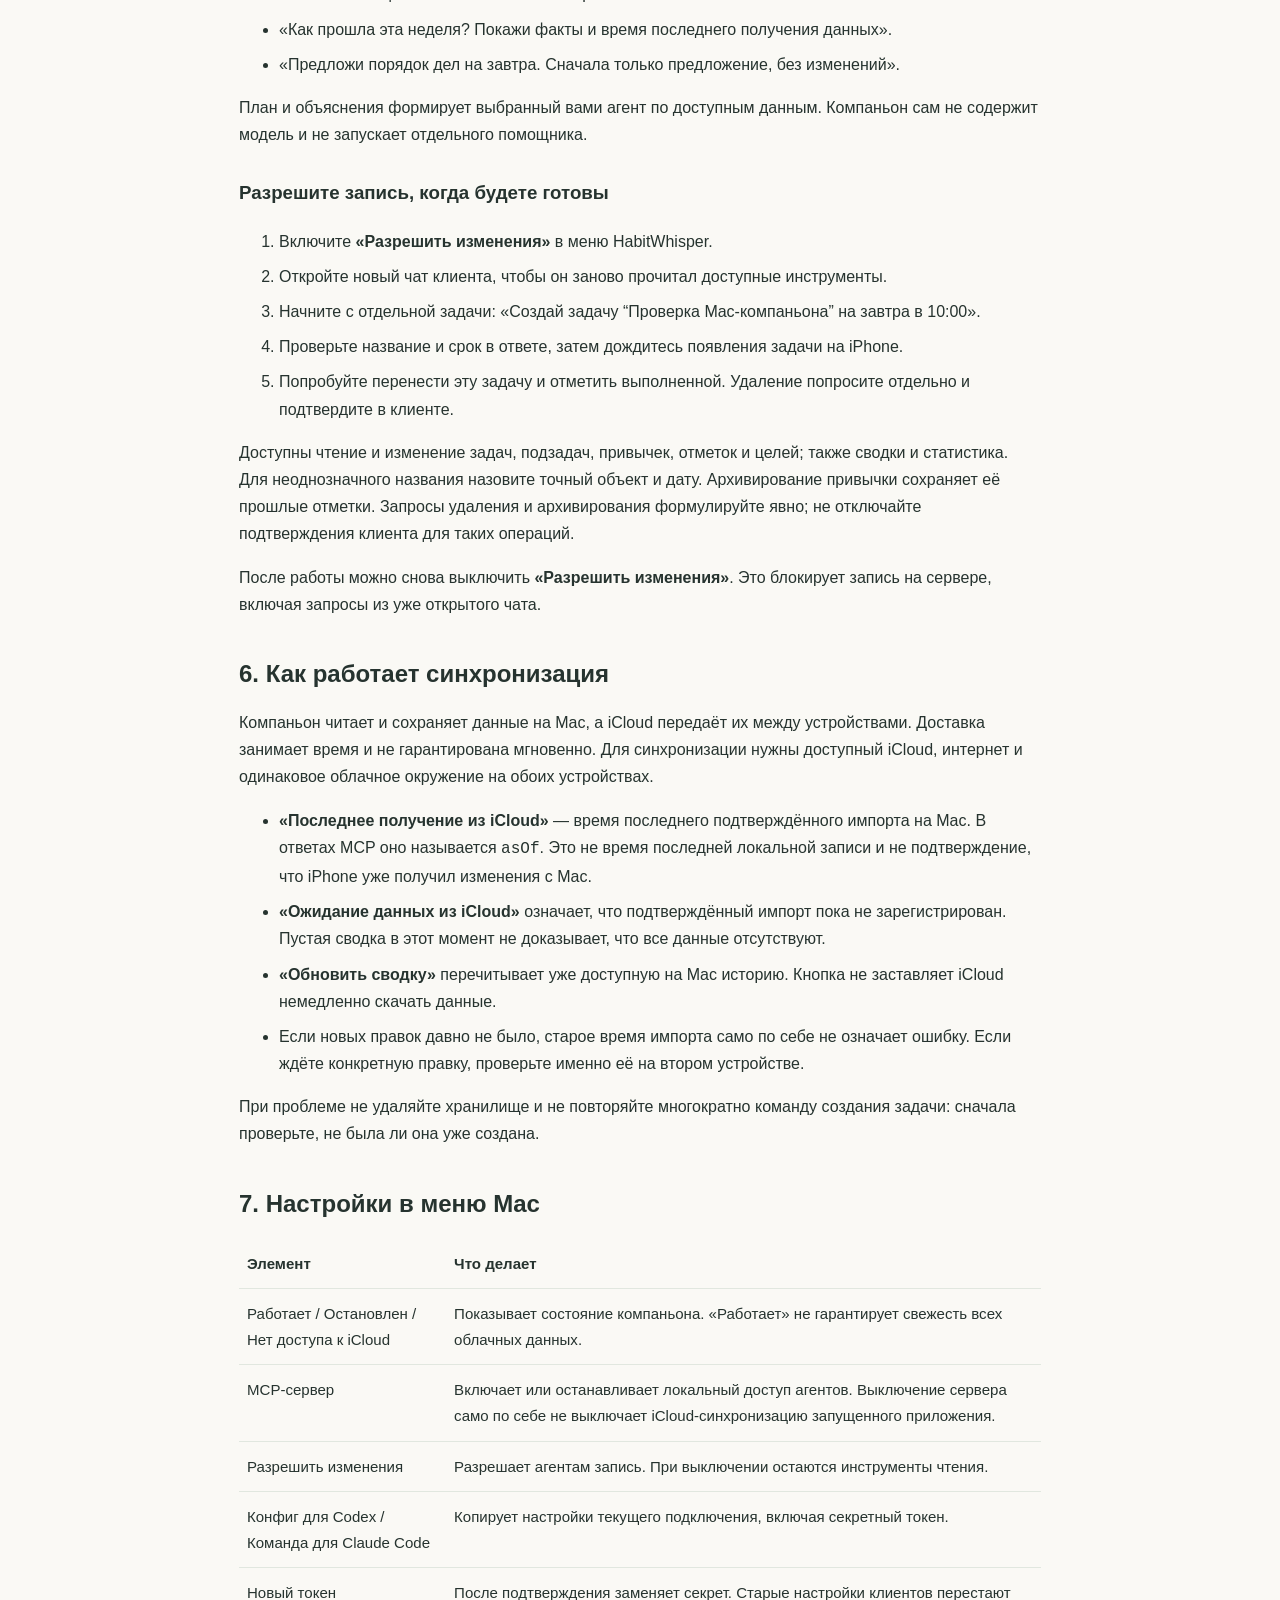
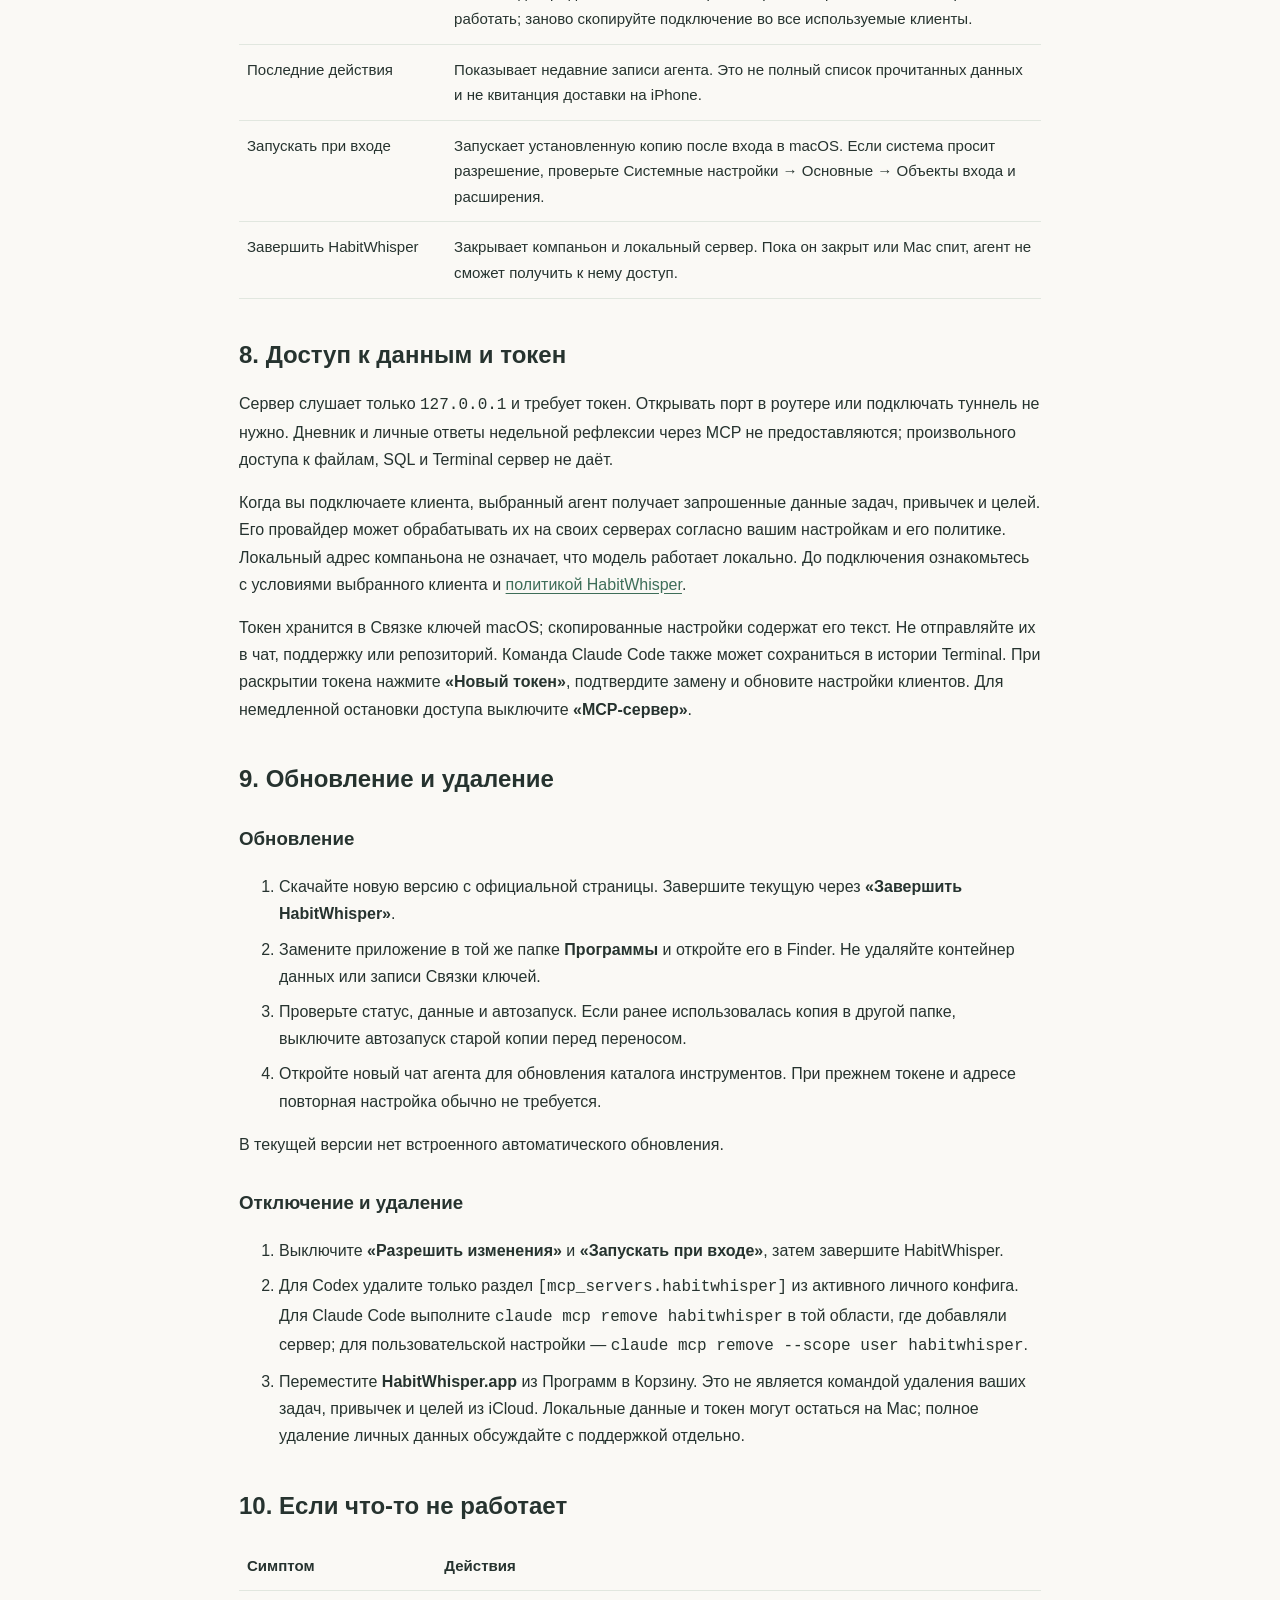
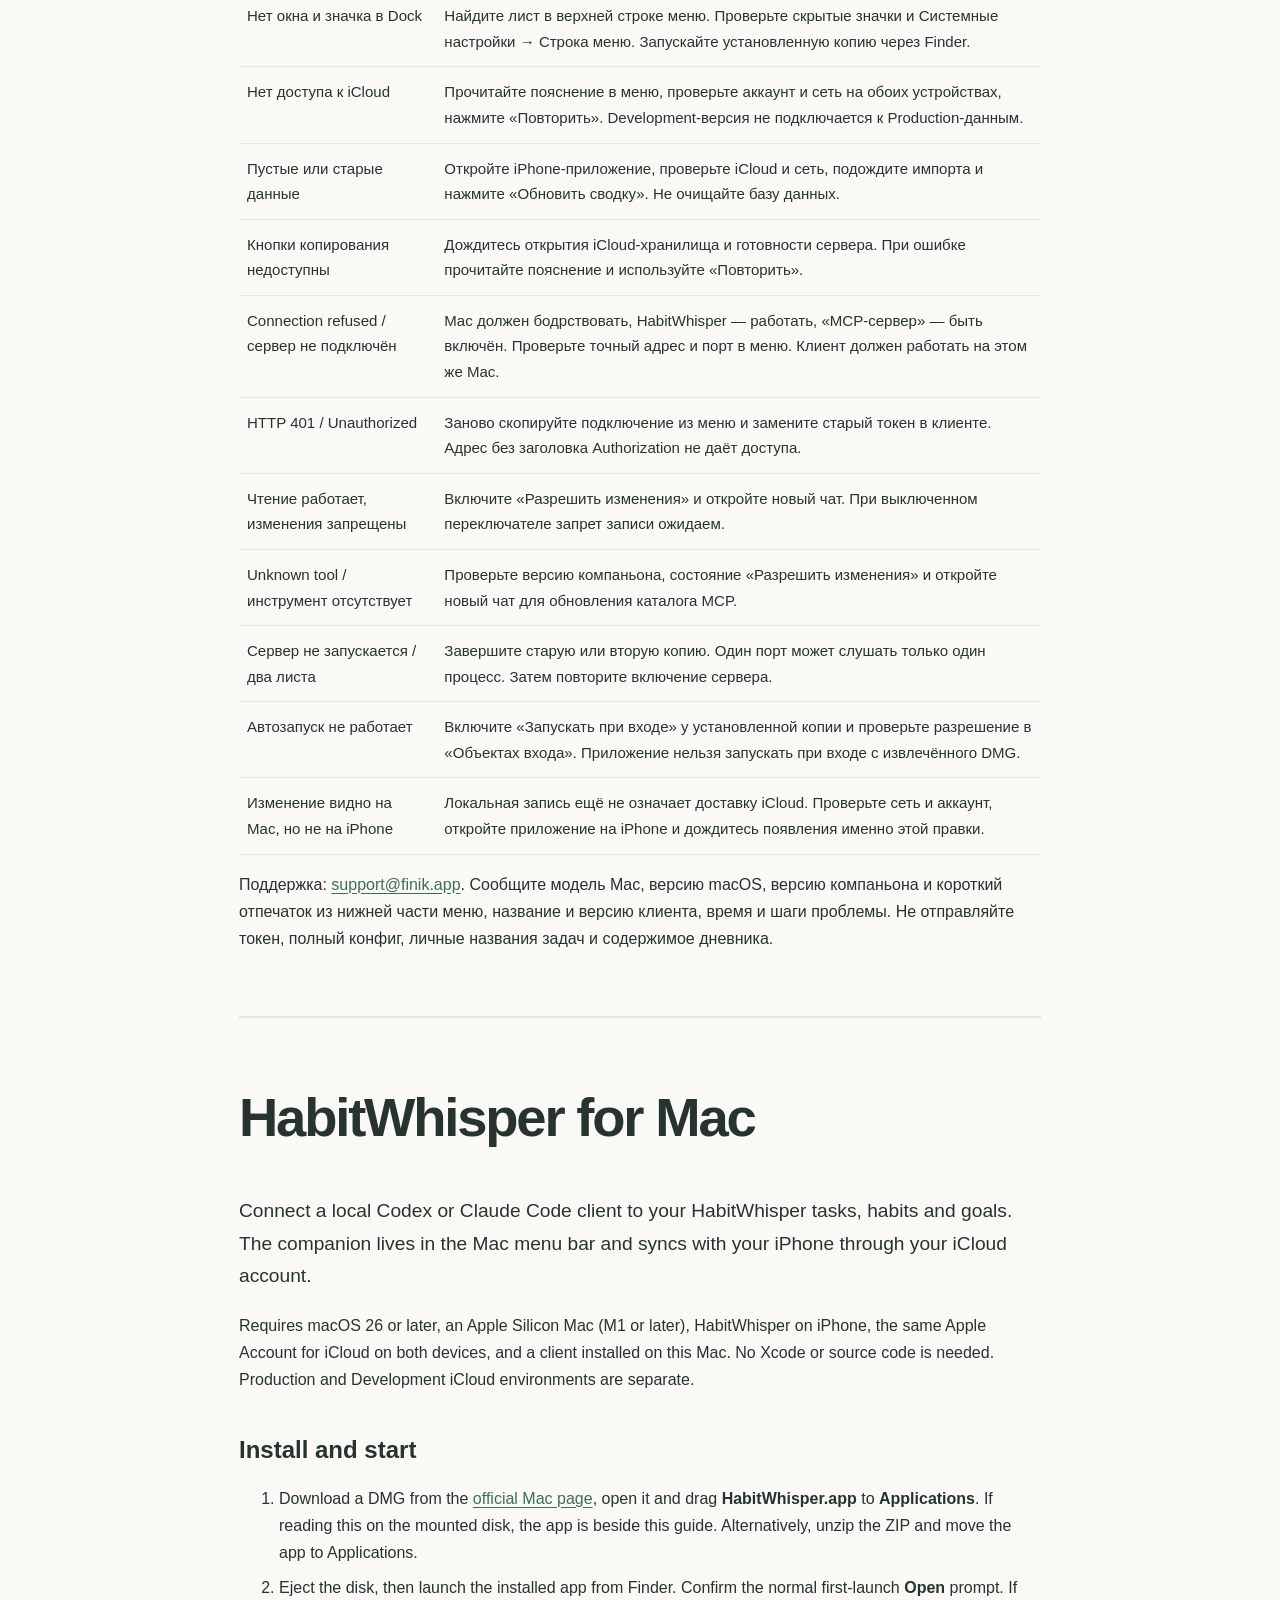
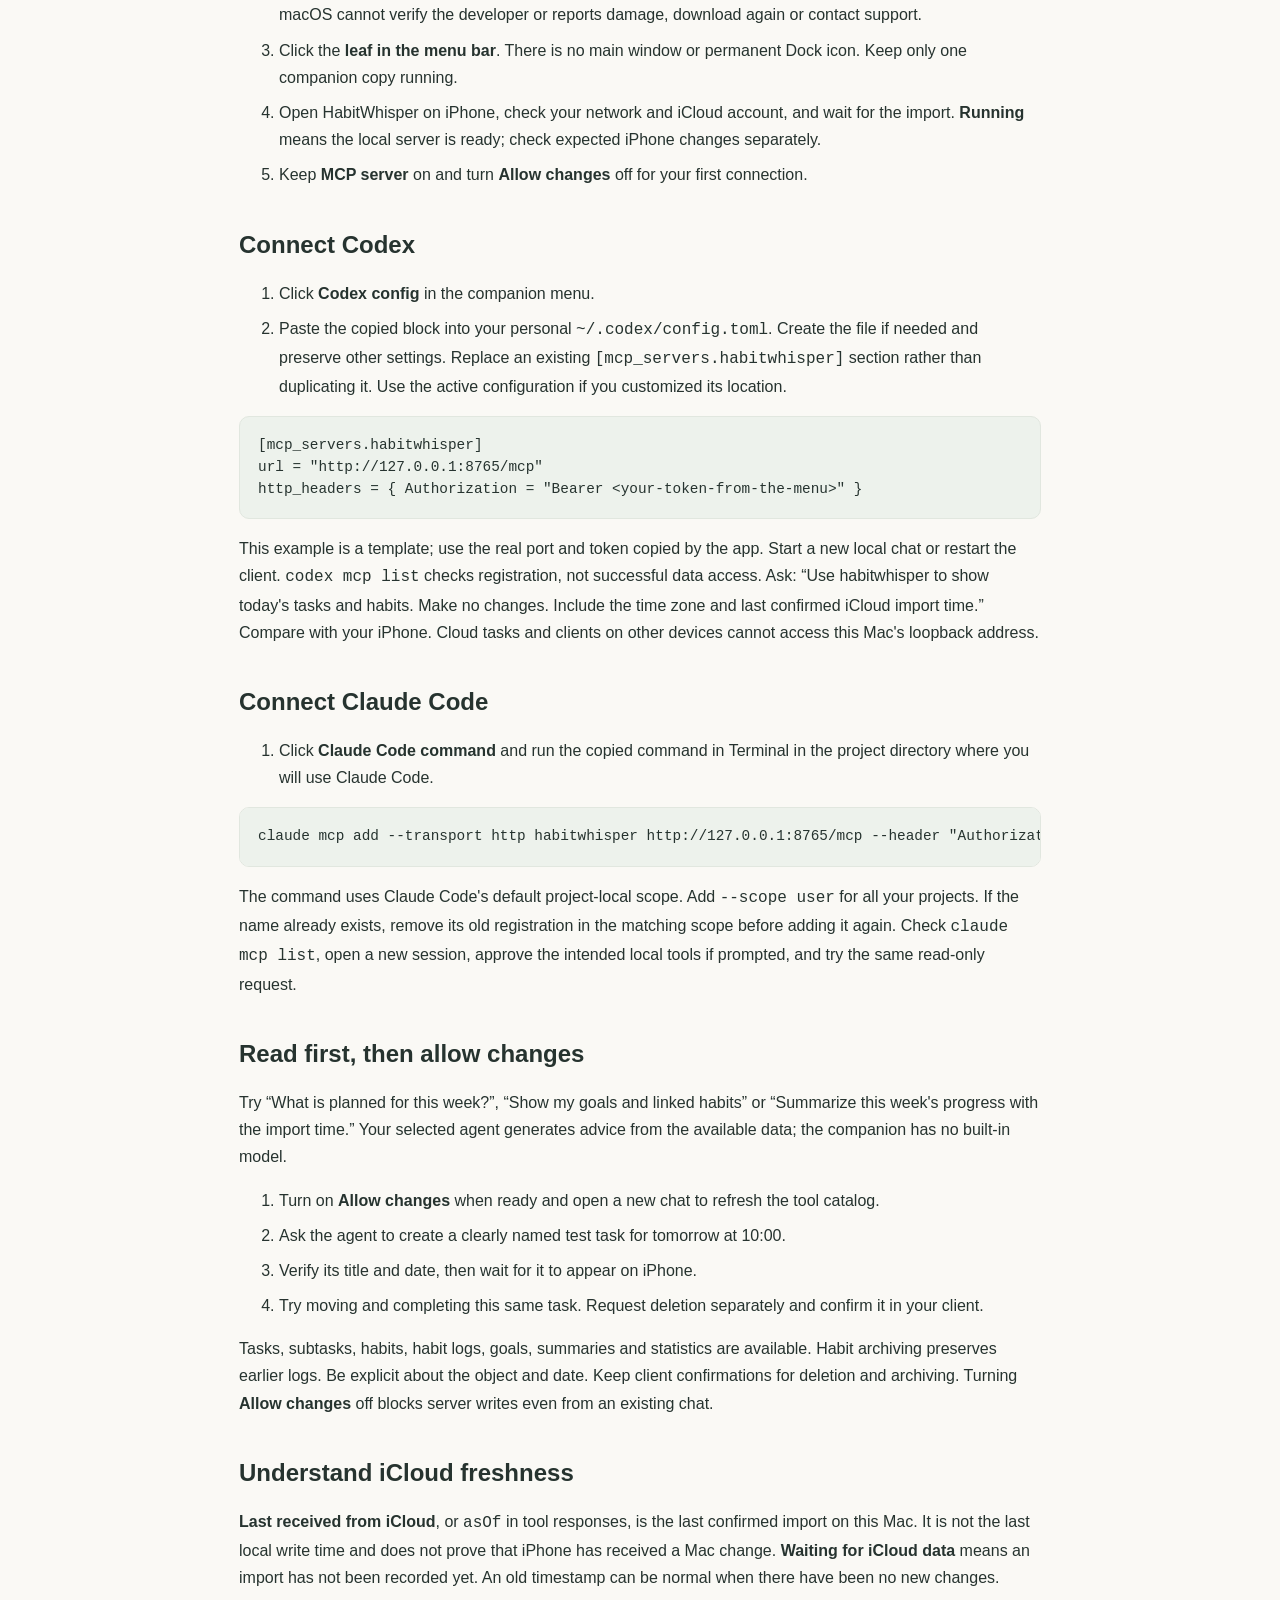
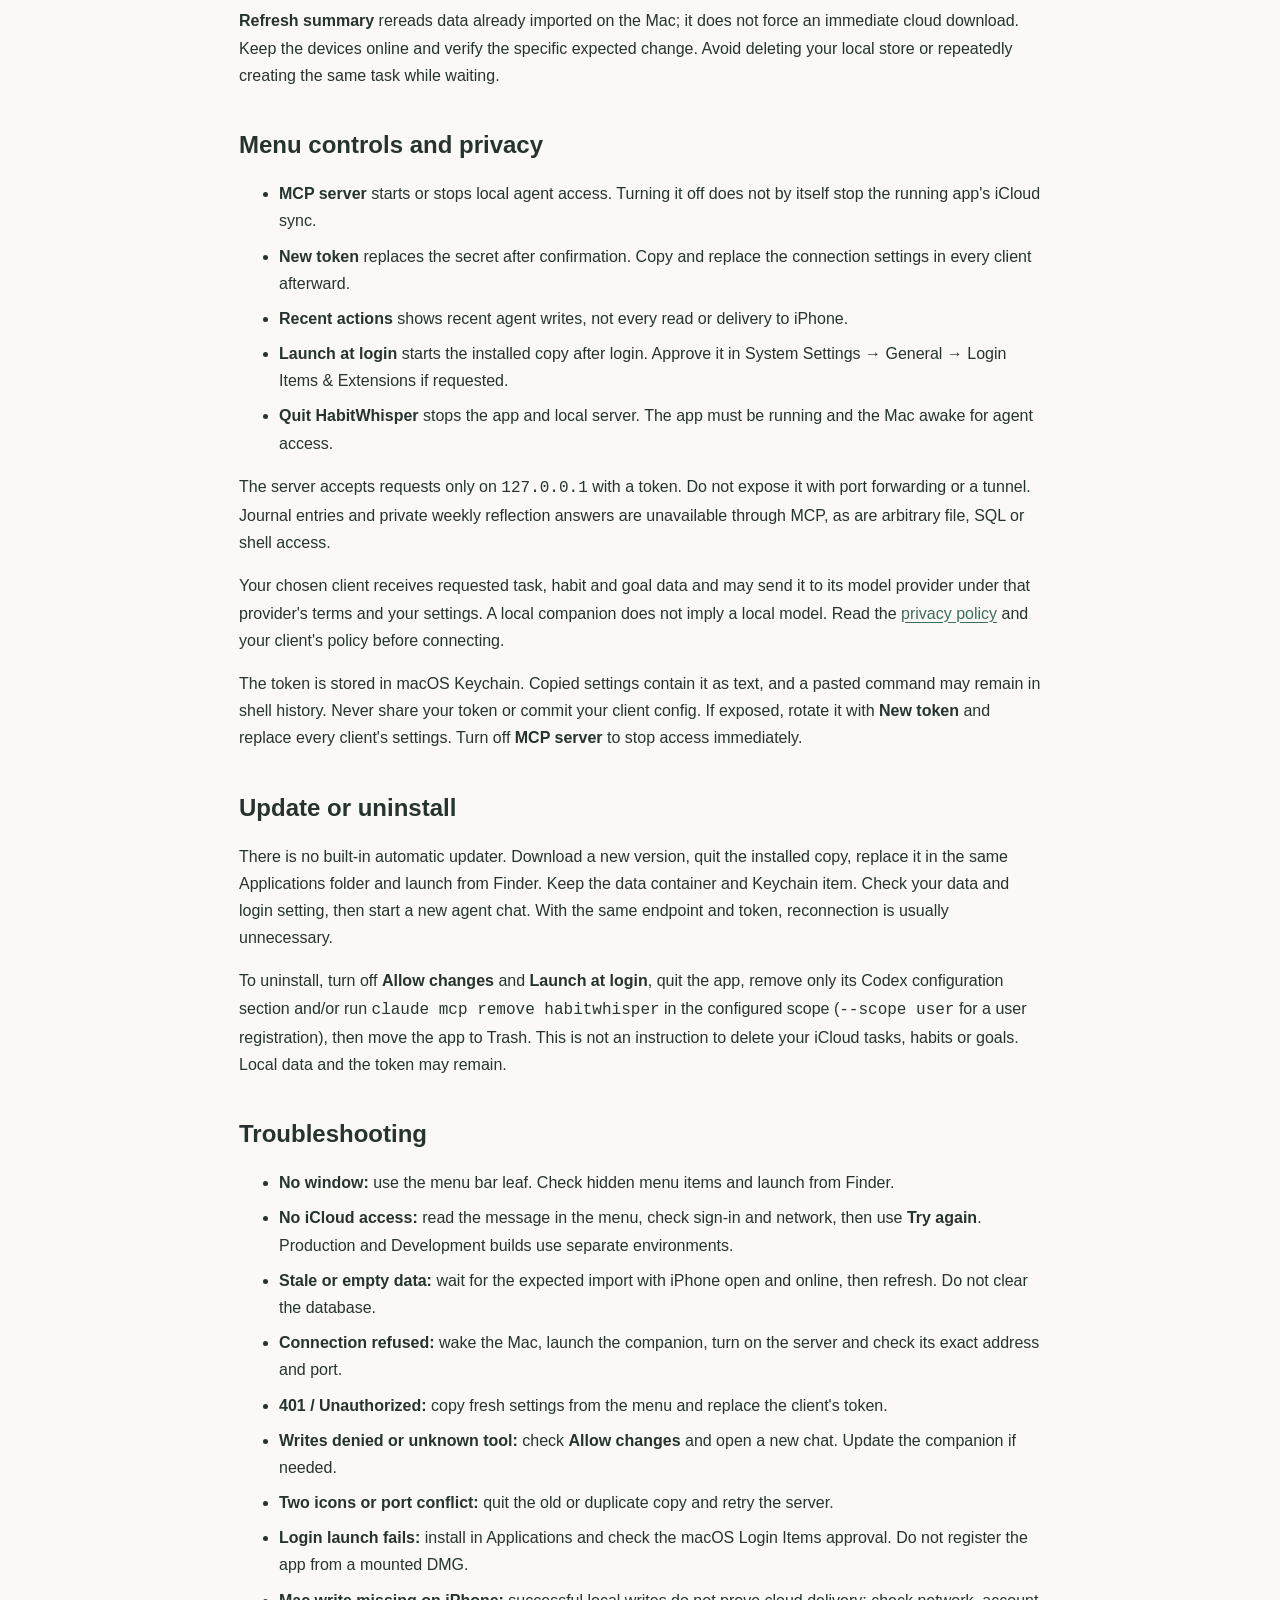
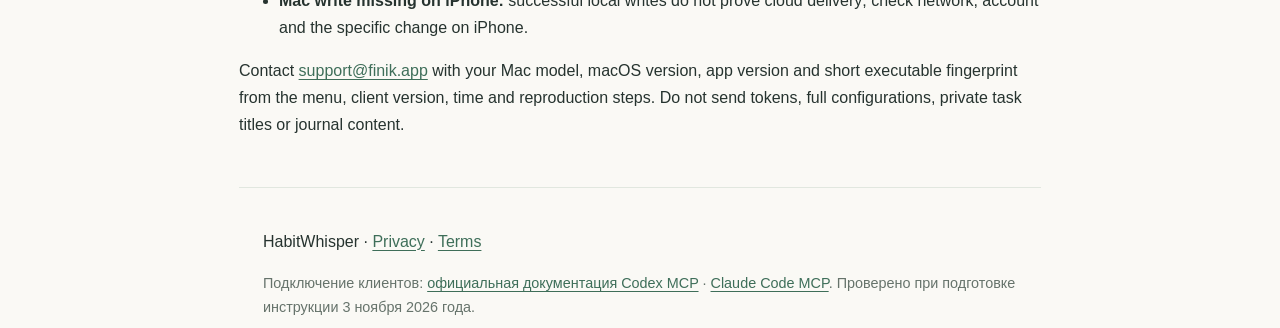
<file: mac/guide.html>
<!doctype html>
<html lang="ru">
<head>
<meta charset="utf-8">
<meta name="viewport" content="width=device-width,initial-scale=1">
<meta name="description" content="Установка HabitWhisper на Mac, синхронизация с iPhone и подключение Codex и Claude Code.">
<title>HabitWhisper на Mac — инструкция / Mac guide</title>
<style>
:root{color-scheme:light;--ink:#26332f;--muted:#66736b;--paper:#faf9f5;--accent:#3e6e59;--line:#e1e7df;font-family:-apple-system,BlinkMacSystemFont,"Segoe UI",sans-serif}*{box-sizing:border-box}body{margin:0;background:var(--paper);color:var(--ink);line-height:1.7}main,header,footer{max-width:850px;margin:auto;padding:24px}header,footer{border-bottom:1px solid var(--line)}footer{border-top:1px solid var(--line);border-bottom:0;margin-top:48px}a{color:var(--accent);text-underline-offset:.2em}nav{display:flex;gap:20px;flex-wrap:wrap}h1{font-size:clamp(2rem,6vw,3.4rem);line-height:1.15;letter-spacing:-.04em}h2{margin-top:2.5rem;line-height:1.3}h3{margin-top:1.8rem}p,li{overflow-wrap:anywhere}li+li{margin-top:.5rem}.lead{font-size:1.2rem}.note{padding:16px 20px;background:#edf2ec;border-left:4px solid var(--accent);border-radius:4px}pre{padding:18px;background:#edf2ec;border:1px solid var(--line);border-radius:10px;overflow:auto;font-size:.9rem;line-height:1.5}code{font-family:ui-monospace,SFMono-Regular,Menlo,monospace}table{border-collapse:collapse;width:100%;font-size:.94rem}th,td{text-align:left;vertical-align:top;border-bottom:1px solid var(--line);padding:12px 8px}.table-wrap{overflow-x:auto}.meta{color:var(--muted);font-size:.9rem}.language{border-top:2px solid var(--line);margin-top:64px;padding-top:24px}section{scroll-margin-top:20px}@media print{body{background:white}header nav{display:none}pre{white-space:pre-wrap}h2,h3{break-after:avoid}tr{break-inside:avoid}}
</style>
</head>
<body>
<header><nav aria-label="Навигация"><a href="https://dvoineu.github.io/habit-whisper-site/">HabitWhisper</a><a href="#ru">Русский</a><a href="#en" lang="en">English</a><a href="https://dvoineu.github.io/habit-whisper-site/support/">Поддержка / Support</a></nav></header>
<main>
<section id="ru">
<h1>HabitWhisper на Mac</h1>
<p class="lead">Подключите Codex или Claude Code к задачам, привычкам и целям HabitWhisper. Компаньон работает в строке меню Mac; данные с iPhone получает через ваш iCloud.</p>
<p class="meta">Инструкция для распространяемой Production-версии · macOS 26 и новее · Mac с Apple Silicon (M1 и новее).</p>
<div class="note"><strong>Перед началом.</strong> Нужны HabitWhisper на iPhone, один аккаунт Apple для iCloud на обоих устройствах и установленный на этом Mac клиент Codex или Claude Code. Xcode, исходный код и отдельный аккаунт HabitWhisper для установки не нужны. Development-сборки с тестовой средой iCloud используют другое облачное окружение.</div>
<h2>Содержание</h2>
<nav aria-label="Содержание"><a href="#install">Установка</a><a href="#first-launch">Первый запуск</a><a href="#codex">Codex</a><a href="#claude">Claude Code</a><a href="#use">Использование</a><a href="#sync">iCloud</a><a href="#controls">Настройки</a><a href="#privacy">Доступ к данным</a><a href="#update">Обновление и удаление</a><a href="#help">Решение проблем</a></nav>
<section id="install">
<h2>1. Установите приложение</h2>
<ol>
<li>На <a href="https://dvoineu.github.io/habit-whisper-site/mac/">странице HabitWhisper для Mac</a> скачайте DMG. Если эта инструкция открыта с установочного диска, приложение уже находится рядом с ней.</li>
<li>Откройте DMG и перетащите <strong>HabitWhisper.app</strong> в <strong>Applications / Программы</strong>. Дождитесь завершения копирования.</li>
<li>Извлеките установочный диск через Finder. Откройте <strong>Программы → HabitWhisper</strong> именно в Finder, не с установочного диска и не через среду разработки.</li>
<li>Если macOS попросит подтвердить первый запуск скачанного приложения, выберите <strong>Открыть</strong>. Если система сообщает о повреждении или не может проверить разработчика, повторно скачайте файл с официальной страницы или обратитесь в поддержку.</li>
</ol>
<p>Вариант с ZIP: распакуйте архив двойным щелчком в Finder, перенесите <strong>HabitWhisper.app</strong> в <strong>Программы</strong> и запустите оттуда. Устанавливать оба варианта не нужно.</p>
<p>Для проверки файла опытные пользователи могут скачать <code>SHA256SUMS.txt</code> с той же страницы и сравнить SHA-256 скачанного DMG или ZIP командой <code>shasum -a 256 &lt;путь-к-файлу&gt;</code>.</p>
</section>
<section id="first-launch">
<h2>2. Найдите значок и дождитесь данных</h2>
<ol>
<li>Найдите значок <strong>листа в строке меню</strong> вверху экрана и нажмите его. У приложения нет главного окна или постоянного значка в Dock — это обычное поведение компаньона.</li>
<li>Убедитесь, что Mac и iPhone вошли в один аккаунт Apple для iCloud. Откройте HabitWhisper на iPhone, подключите оба устройства к интернету и дайте iCloud время на передачу данных.</li>
<li>В меню Mac проверьте <strong>«Последнее получение из iCloud»</strong>, количество задач и привычек на сегодня. Статус <strong>«Работает»</strong> означает, что локальный сервер готов принимать запросы; ожидаемые изменения с iPhone проверяйте отдельно.</li>
<li>Оставьте <strong>«MCP-сервер»</strong> включённым. Для первого подключения выключите <strong>«Разрешить изменения»</strong>: агент сможет читать данные, а команды записи не будут доступны.</li>
</ol>
<p>Не запускайте одновременно Development-копию и скачанную Production-копию. Если видны два значка листа, завершите старую копию через её меню. Адрес подключения обычно <code>http://127.0.0.1:8765/mcp</code>; используйте точный адрес, показанный в вашем меню.</p>
</section>
<section id="codex">
<h2>3. Подключите Codex</h2>
<p>Подключение предназначено для локального клиента на том же Mac. Облачная задача или клиент на другом устройстве не получит доступ к адресу <code>127.0.0.1</code>.</p>
<ol>
<li>В меню HabitWhisper нажмите <strong>«Конфиг для Codex»</strong>. В буфер обмена попадёт блок с адресом и вашим секретным токеном.</li>
<li>Откройте личный файл <code>~/.codex/config.toml</code> в текстовом редакторе. Символ <code>~</code> означает вашу домашнюю папку. Если каталога или файла ещё нет, создайте их. Сохраните существующие настройки.</li>
<li>Добавьте скопированный блок один раз. Если раздел <code>[mcp_servers.habitwhisper]</code> уже есть, замените только его параметры; не добавляйте второй раздел с тем же именем. Пример ниже показывает форму, а не рабочий токен.</li>
</ol>
<pre><code>[mcp_servers.habitwhisper]
url = "http://127.0.0.1:8765/mcp"
http_headers = { Authorization = "Bearer &lt;ваш-токен-из-меню&gt;" }</code></pre>
<ol start="4">
<li>Сохраните файл и откройте новый локальный чат или перезапустите клиент, чтобы он перечитал конфигурацию. Для CLI можно проверить регистрацию командой <code>codex mcp list</code>; наличие записи ещё не подтверждает успешное чтение данных.</li>
<li>Напишите: <strong>«Используй habitwhisper. Покажи задачи и привычки на сегодня. Ничего не меняй. Укажи часовой пояс и время последнего получения из iCloud».</strong> Сверьте ответ с iPhone.</li>
</ol>
<p>Если используете другой каталог конфигурации Codex, измените файл активного профиля. Не сохраняйте токен в файле проекта, репозитории или общей папке.</p>
</section>
<section id="claude">
<h2>4. Подключите Claude Code</h2>
<ol>
<li>В меню HabitWhisper нажмите <strong>«Команда для Claude Code»</strong>.</li>
<li>Откройте Terminal в каталоге, где собираетесь работать с Claude Code, и выполните скопированную команду. Она регистрирует сервер <code>habitwhisper</code> с токеном. Пример формы:</li>
</ol>
<pre><code>claude mcp add --transport http habitwhisper http://127.0.0.1:8765/mcp --header "Authorization: Bearer &lt;ваш-токен-из-меню&gt;"</code></pre>
<ol start="3">
<li>Проверьте регистрацию командой <code>claude mcp list</code> и откройте новую сессию Claude Code в этом же каталоге.</li>
<li>Если клиент просит разрешить подключение или использование инструментов, проверьте имя <code>habitwhisper</code> и локальный адрес, затем разрешите нужные операции.</li>
<li>Попросите показать сегодняшний план без изменений и сравните ответ с iPhone.</li>
</ol>
<p>Скопированная команда использует стандартную область настройки Claude Code для текущего проекта. Чтобы подключение действовало для вашего пользователя во всех проектах, добавьте к ней <code>--scope user</code>. Если клиент сообщает, что имя уже занято, удалите старую регистрацию через <code>claude mcp remove habitwhisper</code> в соответствующей области и выполните новую команду.</p>
</section>
<section id="use">
<h2>5. Используйте помощника</h2>
<h3>Начните с чтения</h3>
<ul>
<li>«Что у меня сегодня? Покажи задачи и привычки, ничего не меняй».</li>
<li>«Найди незавершённые задачи на эту неделю».</li>
<li>«Покажи мои цели и связанные с ними привычки».</li>
<li>«Как прошла эта неделя? Покажи факты и время последнего получения данных».</li>
<li>«Предложи порядок дел на завтра. Сначала только предложение, без изменений».</li>
</ul>
<p>План и объяснения формирует выбранный вами агент по доступным данным. Компаньон сам не содержит модель и не запускает отдельного помощника.</p>
<h3>Разрешите запись, когда будете готовы</h3>
<ol>
<li>Включите <strong>«Разрешить изменения»</strong> в меню HabitWhisper.</li>
<li>Откройте новый чат клиента, чтобы он заново прочитал доступные инструменты.</li>
<li>Начните с отдельной задачи: «Создай задачу “Проверка Mac-компаньона” на завтра в 10:00».</li>
<li>Проверьте название и срок в ответе, затем дождитесь появления задачи на iPhone.</li>
<li>Попробуйте перенести эту задачу и отметить выполненной. Удаление попросите отдельно и подтвердите в клиенте.</li>
</ol>
<p>Доступны чтение и изменение задач, подзадач, привычек, отметок и целей; также сводки и статистика. Для неоднозначного названия назовите точный объект и дату. Архивирование привычки сохраняет её прошлые отметки. Запросы удаления и архивирования формулируйте явно; не отключайте подтверждения клиента для таких операций.</p>
<p>После работы можно снова выключить <strong>«Разрешить изменения»</strong>. Это блокирует запись на сервере, включая запросы из уже открытого чата.</p>
</section>
<section id="sync">
<h2>6. Как работает синхронизация</h2>
<p>Компаньон читает и сохраняет данные на Mac, а iCloud передаёт их между устройствами. Доставка занимает время и не гарантирована мгновенно. Для синхронизации нужны доступный iCloud, интернет и одинаковое облачное окружение на обоих устройствах.</p>
<ul>
<li><strong>«Последнее получение из iCloud»</strong> — время последнего подтверждённого импорта на Mac. В ответах MCP оно называется <code>asOf</code>. Это не время последней локальной записи и не подтверждение, что iPhone уже получил изменения с Mac.</li>
<li><strong>«Ожидание данных из iCloud»</strong> означает, что подтверждённый импорт пока не зарегистрирован. Пустая сводка в этот момент не доказывает, что все данные отсутствуют.</li>
<li><strong>«Обновить сводку»</strong> перечитывает уже доступную на Mac историю. Кнопка не заставляет iCloud немедленно скачать данные.</li>
<li>Если новых правок давно не было, старое время импорта само по себе не означает ошибку. Если ждёте конкретную правку, проверьте именно её на втором устройстве.</li>
</ul>
<p>При проблеме не удаляйте хранилище и не повторяйте многократно команду создания задачи: сначала проверьте, не была ли она уже создана.</p>
</section>
<section id="controls">
<h2>7. Настройки в меню Mac</h2>
<div class="table-wrap"><table><thead><tr><th>Элемент</th><th>Что делает</th></tr></thead><tbody>
<tr><td>Работает / Остановлен / Нет доступа к iCloud</td><td>Показывает состояние компаньона. «Работает» не гарантирует свежесть всех облачных данных.</td></tr>
<tr><td>MCP-сервер</td><td>Включает или останавливает локальный доступ агентов. Выключение сервера само по себе не выключает iCloud-синхронизацию запущенного приложения.</td></tr>
<tr><td>Разрешить изменения</td><td>Разрешает агентам запись. При выключении остаются инструменты чтения.</td></tr>
<tr><td>Конфиг для Codex / Команда для Claude Code</td><td>Копирует настройки текущего подключения, включая секретный токен.</td></tr>
<tr><td>Новый токен</td><td>После подтверждения заменяет секрет. Старые настройки клиентов перестают работать; заново скопируйте подключение во все используемые клиенты.</td></tr>
<tr><td>Последние действия</td><td>Показывает недавние записи агента. Это не полный список прочитанных данных и не квитанция доставки на iPhone.</td></tr>
<tr><td>Запускать при входе</td><td>Запускает установленную копию после входа в macOS. Если система просит разрешение, проверьте Системные настройки → Основные → Объекты входа и расширения.</td></tr>
<tr><td>Завершить HabitWhisper</td><td>Закрывает компаньон и локальный сервер. Пока он закрыт или Mac спит, агент не сможет получить к нему доступ.</td></tr>
</tbody></table></div>
</section>
<section id="privacy">
<h2>8. Доступ к данным и токен</h2>
<p>Сервер слушает только <code>127.0.0.1</code> и требует токен. Открывать порт в роутере или подключать туннель не нужно. Дневник и личные ответы недельной рефлексии через MCP не предоставляются; произвольного доступа к файлам, SQL и Terminal сервер не даёт.</p>
<p>Когда вы подключаете клиента, выбранный агент получает запрошенные данные задач, привычек и целей. Его провайдер может обрабатывать их на своих серверах согласно вашим настройкам и его политике. Локальный адрес компаньона не означает, что модель работает локально. До подключения ознакомьтесь с условиями выбранного клиента и <a href="https://dvoineu.github.io/habit-whisper-site/privacy/#ru">политикой HabitWhisper</a>.</p>
<p>Токен хранится в Связке ключей macOS; скопированные настройки содержат его текст. Не отправляйте их в чат, поддержку или репозиторий. Команда Claude Code также может сохраниться в истории Terminal. При раскрытии токена нажмите <strong>«Новый токен»</strong>, подтвердите замену и обновите настройки клиентов. Для немедленной остановки доступа выключите <strong>«MCP-сервер»</strong>.</p>
</section>
<section id="update">
<h2>9. Обновление и удаление</h2>
<h3>Обновление</h3>
<ol>
<li>Скачайте новую версию с официальной страницы. Завершите текущую через <strong>«Завершить HabitWhisper»</strong>.</li>
<li>Замените приложение в той же папке <strong>Программы</strong> и откройте его в Finder. Не удаляйте контейнер данных или записи Связки ключей.</li>
<li>Проверьте статус, данные и автозапуск. Если ранее использовалась копия в другой папке, выключите автозапуск старой копии перед переносом.</li>
<li>Откройте новый чат агента для обновления каталога инструментов. При прежнем токене и адресе повторная настройка обычно не требуется.</li>
</ol>
<p>В текущей версии нет встроенного автоматического обновления.</p>
<h3>Отключение и удаление</h3>
<ol>
<li>Выключите <strong>«Разрешить изменения»</strong> и <strong>«Запускать при входе»</strong>, затем завершите HabitWhisper.</li>
<li>Для Codex удалите только раздел <code>[mcp_servers.habitwhisper]</code> из активного личного конфига. Для Claude Code выполните <code>claude mcp remove habitwhisper</code> в той области, где добавляли сервер; для пользовательской настройки — <code>claude mcp remove --scope user habitwhisper</code>.</li>
<li>Переместите <strong>HabitWhisper.app</strong> из Программ в Корзину. Это не является командой удаления ваших задач, привычек и целей из iCloud. Локальные данные и токен могут остаться на Mac; полное удаление личных данных обсуждайте с поддержкой отдельно.</li>
</ol>
</section>
<section id="help">
<h2>10. Если что-то не работает</h2>
<div class="table-wrap"><table><thead><tr><th>Симптом</th><th>Действия</th></tr></thead><tbody>
<tr><td>Нет окна и значка в Dock</td><td>Найдите лист в верхней строке меню. Проверьте скрытые значки и Системные настройки → Строка меню. Запускайте установленную копию через Finder.</td></tr>
<tr><td>Нет доступа к iCloud</td><td>Прочитайте пояснение в меню, проверьте аккаунт и сеть на обоих устройствах, нажмите «Повторить». Development-версия не подключается к Production-данным.</td></tr>
<tr><td>Пустые или старые данные</td><td>Откройте iPhone-приложение, проверьте iCloud и сеть, подождите импорта и нажмите «Обновить сводку». Не очищайте базу данных.</td></tr>
<tr><td>Кнопки копирования недоступны</td><td>Дождитесь открытия iCloud-хранилища и готовности сервера. При ошибке прочитайте пояснение и используйте «Повторить».</td></tr>
<tr><td>Connection refused / сервер не подключён</td><td>Mac должен бодрствовать, HabitWhisper — работать, «MCP-сервер» — быть включён. Проверьте точный адрес и порт в меню. Клиент должен работать на этом же Mac.</td></tr>
<tr><td>HTTP 401 / Unauthorized</td><td>Заново скопируйте подключение из меню и замените старый токен в клиенте. Адрес без заголовка Authorization не даёт доступа.</td></tr>
<tr><td>Чтение работает, изменения запрещены</td><td>Включите «Разрешить изменения» и откройте новый чат. При выключенном переключателе запрет записи ожидаем.</td></tr>
<tr><td>Unknown tool / инструмент отсутствует</td><td>Проверьте версию компаньона, состояние «Разрешить изменения» и откройте новый чат для обновления каталога MCP.</td></tr>
<tr><td>Сервер не запускается / два листа</td><td>Завершите старую или вторую копию. Один порт может слушать только один процесс. Затем повторите включение сервера.</td></tr>
<tr><td>Автозапуск не работает</td><td>Включите «Запускать при входе» у установленной копии и проверьте разрешение в «Объектах входа». Приложение нельзя запускать при входе с извлечённого DMG.</td></tr>
<tr><td>Изменение видно на Mac, но не на iPhone</td><td>Локальная запись ещё не означает доставку iCloud. Проверьте сеть и аккаунт, откройте приложение на iPhone и дождитесь появления именно этой правки.</td></tr>
</tbody></table></div>
<p>Поддержка: <a href="mailto:support@finik.app">support@finik.app</a>. Сообщите модель Mac, версию macOS, версию компаньона и короткий отпечаток из нижней части меню, название и версию клиента, время и шаги проблемы. Не отправляйте токен, полный конфиг, личные названия задач и содержимое дневника.</p>
</section>
</section>
<section id="en" class="language" lang="en">
<h1>HabitWhisper for Mac</h1>
<p class="lead">Connect a local Codex or Claude Code client to your HabitWhisper tasks, habits and goals. The companion lives in the Mac menu bar and syncs with your iPhone through your iCloud account.</p>
<p>Requires macOS 26 or later, an Apple Silicon Mac (M1 or later), HabitWhisper on iPhone, the same Apple Account for iCloud on both devices, and a client installed on this Mac. No Xcode or source code is needed. Production and Development iCloud environments are separate.</p>
<h2>Install and start</h2>
<ol><li>Download a DMG from the <a href="https://dvoineu.github.io/habit-whisper-site/mac/">official Mac page</a>, open it and drag <strong>HabitWhisper.app</strong> to <strong>Applications</strong>. If reading this on the mounted disk, the app is beside this guide. Alternatively, unzip the ZIP and move the app to Applications.</li><li>Eject the disk, then launch the installed app from Finder. Confirm the normal first-launch <strong>Open</strong> prompt. If macOS cannot verify the developer or reports damage, download again or contact support.</li><li>Click the <strong>leaf in the menu bar</strong>. There is no main window or permanent Dock icon. Keep only one companion copy running.</li><li>Open HabitWhisper on iPhone, check your network and iCloud account, and wait for the import. <strong>Running</strong> means the local server is ready; check expected iPhone changes separately.</li><li>Keep <strong>MCP server</strong> on and turn <strong>Allow changes</strong> off for your first connection.</li></ol>
<h2>Connect Codex</h2>
<ol><li>Click <strong>Codex config</strong> in the companion menu.</li><li>Paste the copied block into your personal <code>~/.codex/config.toml</code>. Create the file if needed and preserve other settings. Replace an existing <code>[mcp_servers.habitwhisper]</code> section rather than duplicating it. Use the active configuration if you customized its location.</li></ol>
<pre><code>[mcp_servers.habitwhisper]
url = "http://127.0.0.1:8765/mcp"
http_headers = { Authorization = "Bearer &lt;your-token-from-the-menu&gt;" }</code></pre>
<p>This example is a template; use the real port and token copied by the app. Start a new local chat or restart the client. <code>codex mcp list</code> checks registration, not successful data access. Ask: “Use habitwhisper to show today's tasks and habits. Make no changes. Include the time zone and last confirmed iCloud import time.” Compare with your iPhone. Cloud tasks and clients on other devices cannot access this Mac's loopback address.</p>
<h2>Connect Claude Code</h2>
<ol><li>Click <strong>Claude Code command</strong> and run the copied command in Terminal in the project directory where you will use Claude Code.</li></ol>
<pre><code>claude mcp add --transport http habitwhisper http://127.0.0.1:8765/mcp --header "Authorization: Bearer &lt;your-token-from-the-menu&gt;"</code></pre>
<p>The command uses Claude Code's default project-local scope. Add <code>--scope user</code> for all your projects. If the name already exists, remove its old registration in the matching scope before adding it again. Check <code>claude mcp list</code>, open a new session, approve the intended local tools if prompted, and try the same read-only request.</p>
<h2>Read first, then allow changes</h2>
<p>Try “What is planned for this week?”, “Show my goals and linked habits” or “Summarize this week's progress with the import time.” Your selected agent generates advice from the available data; the companion has no built-in model.</p>
<ol><li>Turn on <strong>Allow changes</strong> when ready and open a new chat to refresh the tool catalog.</li><li>Ask the agent to create a clearly named test task for tomorrow at 10:00.</li><li>Verify its title and date, then wait for it to appear on iPhone.</li><li>Try moving and completing this same task. Request deletion separately and confirm it in your client.</li></ol>
<p>Tasks, subtasks, habits, habit logs, goals, summaries and statistics are available. Habit archiving preserves earlier logs. Be explicit about the object and date. Keep client confirmations for deletion and archiving. Turning <strong>Allow changes</strong> off blocks server writes even from an existing chat.</p>
<h2>Understand iCloud freshness</h2>
<p><strong>Last received from iCloud</strong>, or <code>asOf</code> in tool responses, is the last confirmed import on this Mac. It is not the last local write time and does not prove that iPhone has received a Mac change. <strong>Waiting for iCloud data</strong> means an import has not been recorded yet. An old timestamp can be normal when there have been no new changes.</p>
<p><strong>Refresh summary</strong> rereads data already imported on the Mac; it does not force an immediate cloud download. Keep the devices online and verify the specific expected change. Avoid deleting your local store or repeatedly creating the same task while waiting.</p>
<h2>Menu controls and privacy</h2>
<ul><li><strong>MCP server</strong> starts or stops local agent access. Turning it off does not by itself stop the running app's iCloud sync.</li><li><strong>New token</strong> replaces the secret after confirmation. Copy and replace the connection settings in every client afterward.</li><li><strong>Recent actions</strong> shows recent agent writes, not every read or delivery to iPhone.</li><li><strong>Launch at login</strong> starts the installed copy after login. Approve it in System Settings → General → Login Items &amp; Extensions if requested.</li><li><strong>Quit HabitWhisper</strong> stops the app and local server. The app must be running and the Mac awake for agent access.</li></ul>
<p>The server accepts requests only on <code>127.0.0.1</code> with a token. Do not expose it with port forwarding or a tunnel. Journal entries and private weekly reflection answers are unavailable through MCP, as are arbitrary file, SQL or shell access.</p>
<p>Your chosen client receives requested task, habit and goal data and may send it to its model provider under that provider's terms and your settings. A local companion does not imply a local model. Read the <a href="https://dvoineu.github.io/habit-whisper-site/privacy/">privacy policy</a> and your client's policy before connecting.</p>
<p>The token is stored in macOS Keychain. Copied settings contain it as text, and a pasted command may remain in shell history. Never share your token or commit your client config. If exposed, rotate it with <strong>New token</strong> and replace every client's settings. Turn off <strong>MCP server</strong> to stop access immediately.</p>
<h2>Update or uninstall</h2>
<p>There is no built-in automatic updater. Download a new version, quit the installed copy, replace it in the same Applications folder and launch from Finder. Keep the data container and Keychain item. Check your data and login setting, then start a new agent chat. With the same endpoint and token, reconnection is usually unnecessary.</p>
<p>To uninstall, turn off <strong>Allow changes</strong> and <strong>Launch at login</strong>, quit the app, remove only its Codex configuration section and/or run <code>claude mcp remove habitwhisper</code> in the configured scope (<code>--scope user</code> for a user registration), then move the app to Trash. This is not an instruction to delete your iCloud tasks, habits or goals. Local data and the token may remain.</p>
<h2>Troubleshooting</h2>
<ul><li><strong>No window:</strong> use the menu bar leaf. Check hidden menu items and launch from Finder.</li><li><strong>No iCloud access:</strong> read the message in the menu, check sign-in and network, then use <strong>Try again</strong>. Production and Development builds use separate environments.</li><li><strong>Stale or empty data:</strong> wait for the expected import with iPhone open and online, then refresh. Do not clear the database.</li><li><strong>Connection refused:</strong> wake the Mac, launch the companion, turn on the server and check its exact address and port.</li><li><strong>401 / Unauthorized:</strong> copy fresh settings from the menu and replace the client's token.</li><li><strong>Writes denied or unknown tool:</strong> check <strong>Allow changes</strong> and open a new chat. Update the companion if needed.</li><li><strong>Two icons or port conflict:</strong> quit the old or duplicate copy and retry the server.</li><li><strong>Login launch fails:</strong> install in Applications and check the macOS Login Items approval. Do not register the app from a mounted DMG.</li><li><strong>Mac write missing on iPhone:</strong> successful local writes do not prove cloud delivery; check network, account and the specific change on iPhone.</li></ul>
<p>Contact <a href="mailto:support@finik.app">support@finik.app</a> with your Mac model, macOS version, app version and short executable fingerprint from the menu, client version, time and reproduction steps. Do not send tokens, full configurations, private task titles or journal content.</p>
</section>
<footer><p>HabitWhisper · <a href="https://dvoineu.github.io/habit-whisper-site/privacy/">Privacy</a> · <a href="https://www.apple.com/legal/internet-services/itunes/dev/stdeula/">Terms</a></p><p class="meta">Подключение клиентов: <a href="https://developers.openai.com/codex/mcp/">официальная документация Codex MCP</a> · <a href="https://code.claude.com/docs/en/mcp">Claude Code MCP</a>. Проверено при подготовке инструкции 3 ноября 2026 года.</p></footer>
</main>
</body>
</html>
</file>
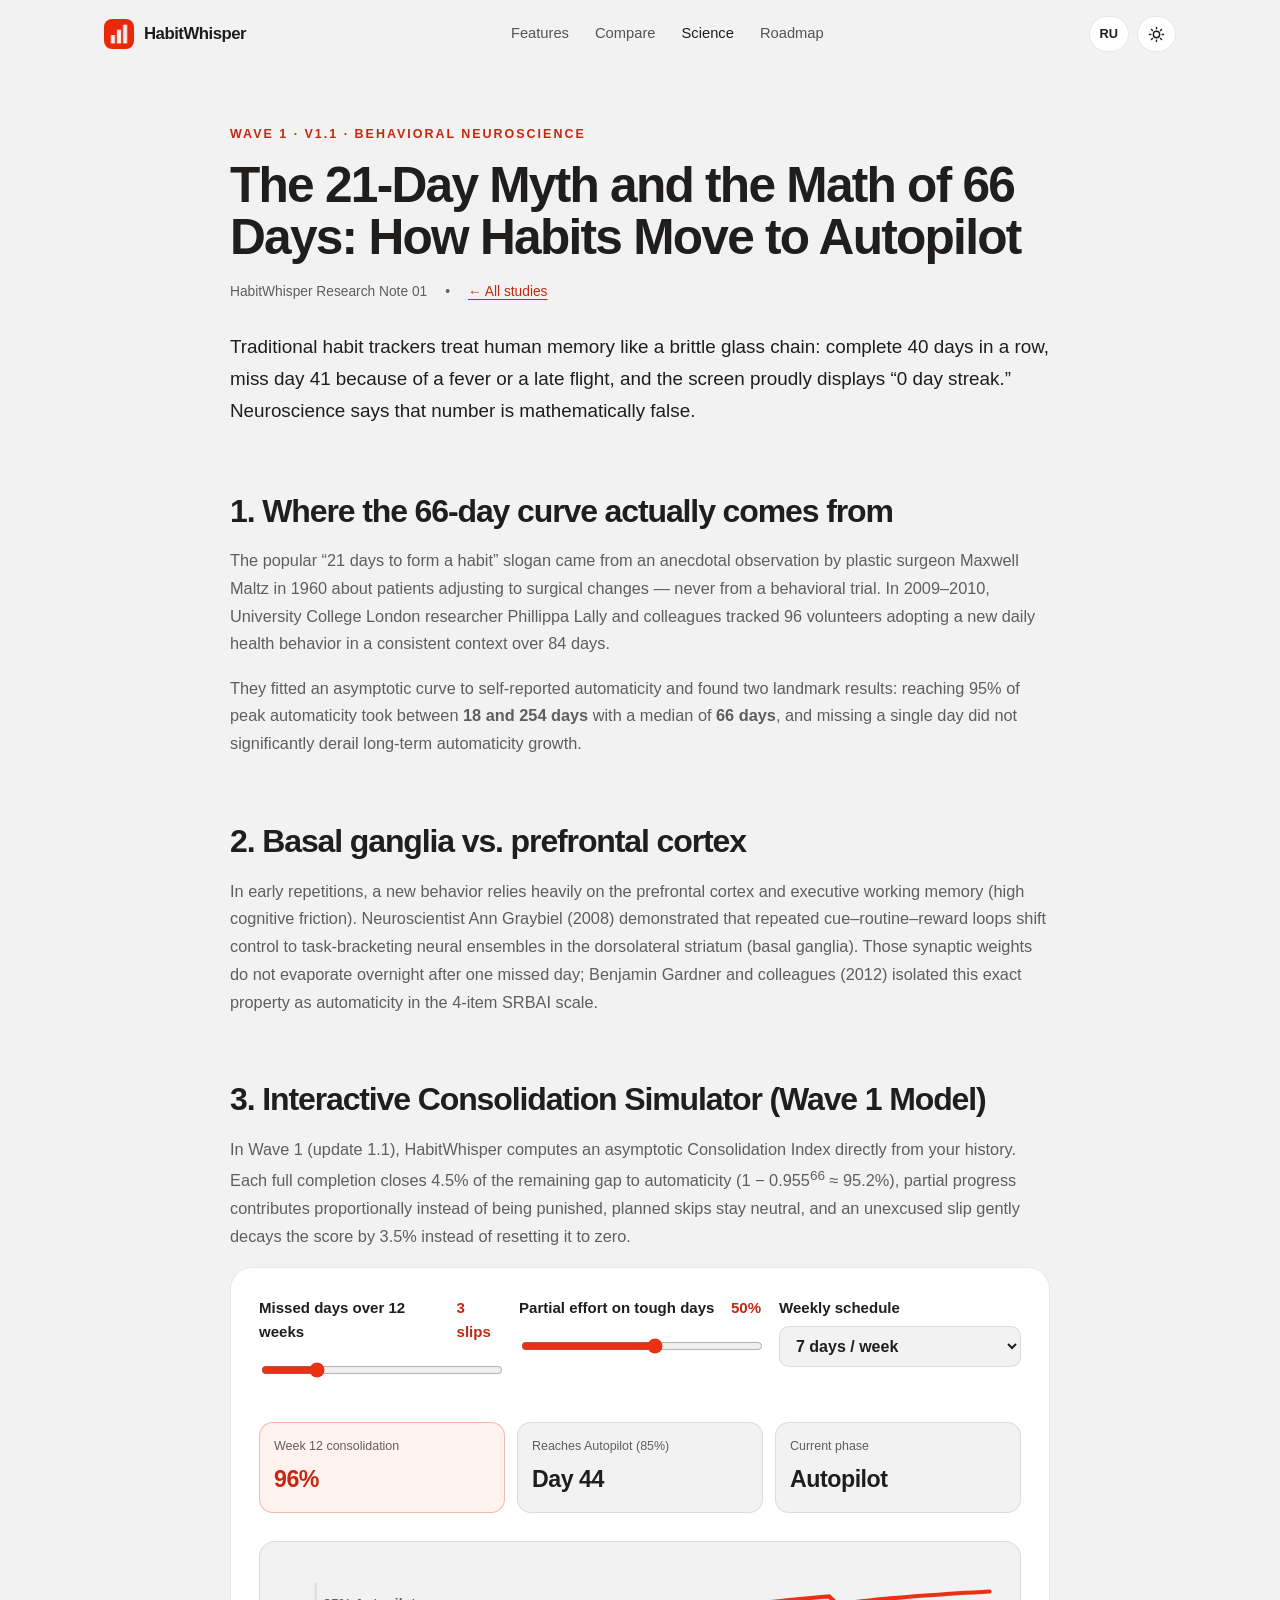
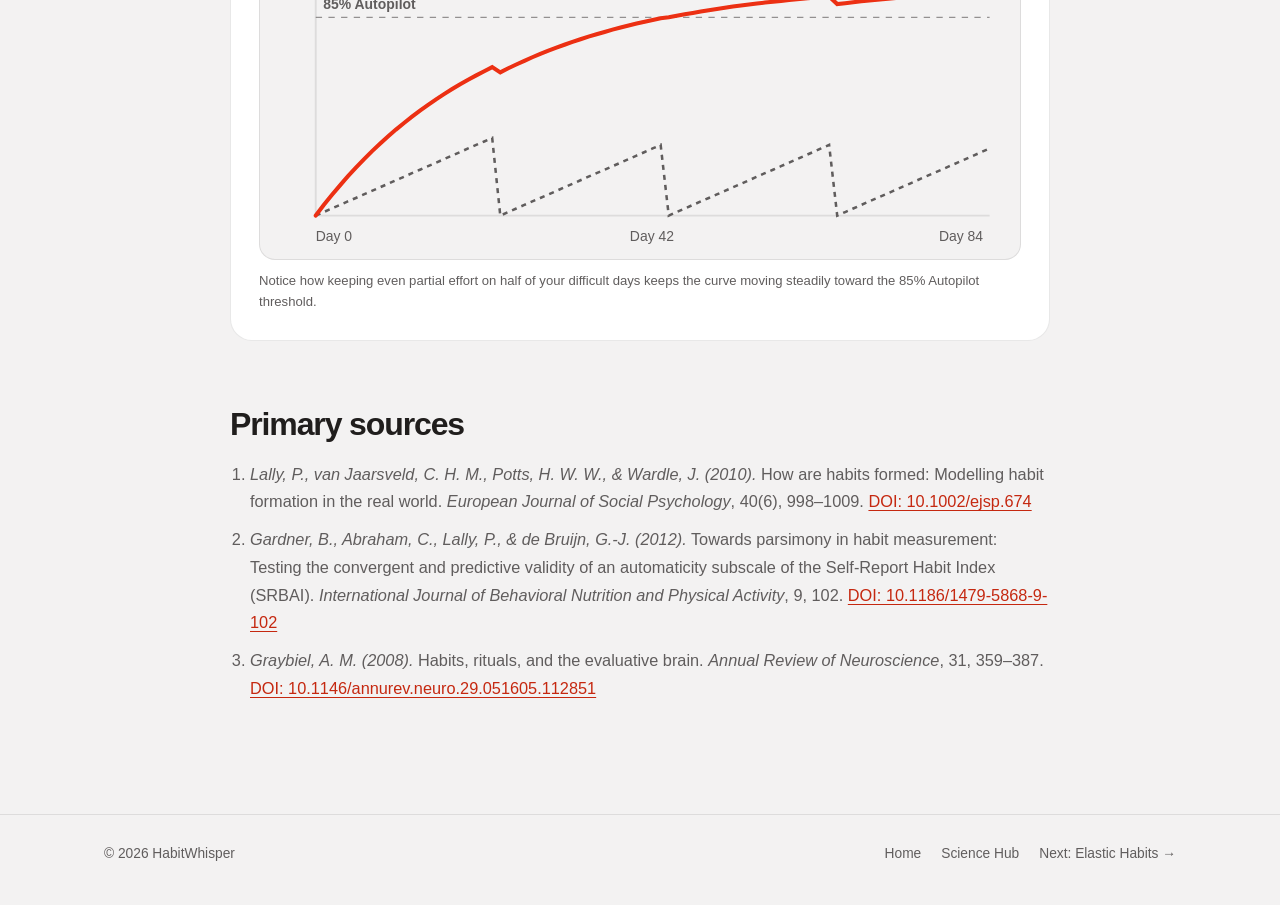
<file: science/66-days-automaticity.html>
<!doctype html>
<html lang="en" data-lang="en"
  data-title-en="The 21-Day Myth and the Math of 66 Days · HabitWhisper"
  data-title-ru="Миф о 21 дне и математика 66 дней · HabitWhisper"
  data-desc-en="Why Lally et al. (2010), SRBAI, and basal ganglia neurobiology dismantle rigid daily streaks."
  data-desc-ru="Почему исследование Lally et al. (2010), индекс SRBAI и нейробиология базальных ганглиев опровергают хрупкие ежедневные стрики.">
<head>
<meta charset="utf-8">
<meta name="viewport" content="width=device-width,initial-scale=1">
<title>The 21-Day Myth and the Math of 66 Days · HabitWhisper</title>
<meta name="description" content="Why Lally et al. (2010), SRBAI, and basal ganglia neurobiology dismantle rigid daily streaks.">
<link rel="icon" href="../assets/icon.png">
<link rel="apple-touch-icon" href="../assets/apple-touch-icon.png">
<link rel="stylesheet" href="../style.css">
<script>
(function(){try{var t=localStorage.getItem('hw-theme');if(t)document.documentElement.dataset.theme=t;var saved=localStorage.getItem('hw-lang');var l=(saved==='ru'||saved==='en')?saved:((navigator.language||'').toLowerCase().indexOf('ru')===0||(navigator.language||'').toLowerCase().indexOf('be')===0?'ru':'en');document.documentElement.dataset.lang=l;document.documentElement.lang=l}catch(e){}})();
</script>
</head>
<body>
<header class="header" id="top">
  <div class="wrap">
    <a class="brand" href="../"><img src="../assets/icon.png" alt="" width="30" height="30">HabitWhisper</a>
    <nav class="nav" aria-label="Navigation" data-en="Navigation" data-ru="Навигация">
      <a href="../#features"><span data-l="en">Features</span><span data-l="ru">Возможности</span></a>
      <a href="../#compare"><span data-l="en">Compare</span><span data-l="ru">Сравнение</span></a>
      <a href="./" aria-current="page"><span data-l="en">Science</span><span data-l="ru">Наука</span></a>
      <a href="../#roadmap"><span data-l="en">Roadmap</span><span data-l="ru">Карта развития</span></a>
    </nav>
    <div class="tools">
      <button class="chip-btn lang-btn" type="button" aria-label="Switch language" data-en="Switch to Russian" data-ru="Переключить на английский"><span data-l="en">RU</span><span data-l="ru">EN</span></button>
      <button class="chip-btn theme-btn" type="button" aria-label="Toggle theme" data-en="Toggle theme" data-ru="Сменить тему">
        <svg class="sun" viewBox="0 0 24 24" fill="none" stroke="currentColor" stroke-width="2" stroke-linecap="round"><circle cx="12" cy="12" r="4.5"/><path d="M12 2v2M12 20v2M4.9 4.9l1.4 1.4M17.7 17.7l1.4 1.4M2 12h2M20 12h2M4.9 19.1l1.4-1.4M17.7 6.3l1.4-1.4"/></svg>
        <svg class="moon" viewBox="0 0 24 24" fill="none" stroke="currentColor" stroke-width="2" stroke-linecap="round" stroke-linejoin="round"><path d="M20 14.5A8.5 8.5 0 1 1 9.5 4a7 7 0 0 0 10.5 10.5z"/></svg>
      </button>
    </div>
  </div>
</header>

<main class="wrap">
  <article class="article-wrap">
    <div class="eyebrow"><span data-l="en">Wave 1 · v1.1 · Behavioral Neuroscience</span><span data-l="ru">Волна 1 · Релиз 1.1 · Поведенческая нейробиология</span></div>
    <h1><span data-l="en">The 21-Day Myth and the Math of 66 Days: How Habits Move to Autopilot</span><span data-l="ru">Миф о 21 дне и математика 66 дней: как привычка переходит на автопилот</span></h1>
    <div class="article-meta">
      <span><span data-l="en">HabitWhisper Research Note 01</span><span data-l="ru">Научный разбор № 01</span></span>
      <span>•</span>
      <span><a href="./"><span data-l="en">← All studies</span><span data-l="ru">← Все исследования</span></a></span>
    </div>

    <p class="lead"><span data-l="en">Traditional habit trackers treat human memory like a brittle glass chain: complete 40 days in a row, miss day 41 because of a fever or a late flight, and the screen proudly displays “0 day streak.” Neuroscience says that number is mathematically false.</span><span data-l="ru">Обычные трекеры обращаются с привычкой как со стеклянной цепью: выполните 40 дней подряд, пропустите 41-й из-за температуры или позднего перелёта — и экран безжалостно покажет «серия: 0 дней». С точки зрения нейробиологии эта цифра — прямая ложь.</span></p>

    <h2><span data-l="en">1. Where the 66-day curve actually comes from</span><span data-l="ru">1. Откуда взялась кривая 66 дней и почему 21 день — миф</span></h2>
    <p><span data-l="en">The popular “21 days to form a habit” slogan came from an anecdotal observation by plastic surgeon Maxwell Maltz in 1960 about patients adjusting to surgical changes — never from a behavioral trial. In 2009–2010, University College London researcher Phillippa Lally and colleagues tracked 96 volunteers adopting a new daily health behavior in a consistent context over 84 days.</span><span data-l="ru">Популярный лозунг «привычка формируется за 21 день» появился из частного наблюдения пластического хирурга Максвелла Мальца в 1960 году за тем, как пациенты привыкали к новой внешности — но не из поведенческих экспериментов. В 2009–2010 годах Филиппа Лалли и соавторы в University College London впервые проследили 96 добровольцев на протяжении 84 дней в реальной жизни.</span></p>
    <p><span data-l="en">They fitted an asymptotic curve to self-reported automaticity and found two landmark results: reaching 95% of peak automaticity took between <strong>18 and 254 days</strong> with a median of <strong>66 days</strong>, and missing a single day did not significantly derail long-term automaticity growth.</span><span data-l="ru">Аппроксимировав ежедневные оценки автоматизма, исследователи получили два фундаментальных факта: выход на 95% плато автоматизма занимал от <strong>18 до 254 дней</strong> с медианой <strong>66 дней</strong>, а <strong>одиночный пропуск практически не снижал траекторию закрепления привычки</strong>.</span></p>

    <h2><span data-l="en">2. Basal ganglia vs. prefrontal cortex</span><span data-l="ru">2. Как меняется мозг: от префронтальной коры к стриатуму</span></h2>
    <p><span data-l="en">In early repetitions, a new behavior relies heavily on the prefrontal cortex and executive working memory (high cognitive friction). Neuroscientist Ann Graybiel (2008) demonstrated that repeated cue–routine–reward loops shift control to task-bracketing neural ensembles in the dorsolateral striatum (basal ganglia). Those synaptic weights do not evaporate overnight after one missed day; Benjamin Gardner and colleagues (2012) isolated this exact property as automaticity in the 4-item SRBAI scale.</span><span data-l="ru">Первые недели новое действие требует дорогого сознательного контроля префронтальной коры (высокое когнитивное трение). Нейробиолог Энн Грейбил (2008) показала, что при регулярном повторении в одном контексте управление передаётся специализированным ансамблям дорсолатерального стриатума (базальных ганглиев). Эти синаптические связи не стираются за одну ночь пропуска; именно автоматизм без воспоминания Бенджамин Гарднер с коллегами (2012) выделил в 4-пунктовой шкале SRBAI.</span></p>

    <h2><span data-l="en">3. Interactive Consolidation Simulator (Wave 1 Model)</span><span data-l="ru">3. Интерактивная лаборатория кривой укоренения (модель Волны 1)</span></h2>
    <p><span data-l="en">In Wave 1 (update 1.1), HabitWhisper computes an asymptotic Consolidation Index directly from your history. Each full completion closes 4.5% of the remaining gap to automaticity (1 − 0.955<sup>66</sup> ≈ 95.2%), partial progress contributes proportionally instead of being punished, planned skips stay neutral, and an unexcused slip gently decays the score by 3.5% instead of resetting it to zero.</span><span data-l="ru">В Волне 1 (релиз 1.1) HabitWhisper вычисляет Индекс укоренения прямо по вашей истории: каждое полное выполнение закрывает 4,5% оставшегося пути (1 − 0,955<sup>66</sup> ≈ 95,2%), частичный шаг даёт пропорциональный вклад вместо наказания, осознанный пропуск нейтрален, а пропуск без отметки мягко снижает индекс на 3,5% вместо обнуления.</span></p>

    <section class="lab-card stacked" id="lab-automaticity" aria-label="Consolidation simulator">
      <div class="lab-controls" style="display:grid;grid-template-columns:repeat(auto-fit,minmax(220px,1fr));gap:18px">
        <div class="control-group">
          <label class="control-head" for="auto-slips">
            <span><span data-l="en">Missed days over 12 weeks</span><span data-l="ru">Сбои за 12 недель</span></span>
            <span class="control-val" id="auto-slips-val">3 slips</span>
          </label>
          <input class="lab-range" id="auto-slips" type="range" min="0" max="14" value="3">
        </div>
        <div class="control-group">
          <label class="control-head" for="auto-partial">
            <span><span data-l="en">Partial effort on tough days</span><span data-l="ru">Частичный шаг в трудный день</span></span>
            <span class="control-val" id="auto-partial-val">50%</span>
          </label>
          <input class="lab-range" id="auto-partial" type="range" min="0" max="90" step="10" value="50">
        </div>
        <div class="control-group">
          <label class="control-head" for="auto-cadence">
            <span><span data-l="en">Weekly schedule</span><span data-l="ru">График привычки</span></span>
          </label>
          <select id="auto-cadence" style="padding:10px 12px;border-radius:10px;border:1px solid var(--line);background:var(--bg);color:var(--ink);font:inherit;font-weight:600">
            <option value="7">7 days / week</option>
            <option value="5">5 workdays / week</option>
          </select>
        </div>
      </div>

      <div class="lab-kpis" style="grid-template-columns:repeat(3,1fr)">
        <div class="lab-kpi accent-kpi">
          <small><span data-l="en">Week 12 consolidation</span><span data-l="ru">Индекс на 84-й день</span></small>
          <output id="auto-out-final" for="auto-slips auto-partial auto-cadence">96%</output>
        </div>
        <div class="lab-kpi">
          <small><span data-l="en">Reaches Autopilot (85%)</span><span data-l="ru">Выход на Автопилот (85%)</span></small>
          <output id="auto-out-days" for="auto-slips auto-partial auto-cadence">Day 44</output>
        </div>
        <div class="lab-kpi">
          <small><span data-l="en">Current phase</span><span data-l="ru">Фаза привычки</span></small>
          <output id="auto-out-phase" for="auto-slips auto-partial auto-cadence">Autopilot</output>
        </div>
      </div>

      <figure class="lab-visual">
        <svg class="lab-svg" viewBox="0 0 600 250" role="img" aria-labelledby="auto-chart-title">
          <title id="auto-chart-title">84-day consolidation trajectory vs rigid streak reset curve</title>
          <line x1="44" y1="216" x2="576" y2="216" stroke="var(--line)" stroke-width="1.5"/>
          <line x1="44" y1="32" x2="44" y2="216" stroke="var(--line)" stroke-width="1.5"/>
          <line x1="44" y1="59.6" x2="576" y2="59.6" stroke="var(--muted)" stroke-width="1" stroke-dasharray="5 5" opacity="0.65"/>
          <text x="50" y="53" fill="var(--muted)" font-size="11" font-weight="600">85% Autopilot</text>
          <text x="44" y="236" fill="var(--muted)" font-size="11">Day 0</text>
          <text x="292" y="236" fill="var(--muted)" font-size="11">Day 42</text>
          <text x="536" y="236" fill="var(--muted)" font-size="11">Day 84</text>
          <path id="auto-curve-strict" fill="none" stroke="var(--muted)" stroke-width="2" stroke-dasharray="4 4" d=""/>
          <path id="auto-curve-hw" fill="none" stroke="var(--accent)" stroke-width="3.2" stroke-linecap="round" d=""/>
        </svg>
        <figcaption>
          <span data-l="en">Notice how keeping even partial effort on half of your difficult days keeps the curve moving steadily toward the 85% Autopilot threshold.</span>
          <span data-l="ru">Даже частичное выполнение (например, 10 минут вместо 30) в сложные дни удерживает рост кривой к порогу «Автопилот» 85%.</span>
        </figcaption>
      </figure>
    </section>

    <h2><span data-l="en">Primary sources</span><span data-l="ru">Первоисточники</span></h2>
    <ol class="sources-list">
      <li><cite>Lally, P., van Jaarsveld, C. H. M., Potts, H. W. W., &amp; Wardle, J. (2010).</cite> How are habits formed: Modelling habit formation in the real world. <em>European Journal of Social Psychology</em>, 40(6), 998–1009. <a href="https://doi.org/10.1002/ejsp.674">DOI: 10.1002/ejsp.674</a></li>
      <li><cite>Gardner, B., Abraham, C., Lally, P., &amp; de Bruijn, G.-J. (2012).</cite> Towards parsimony in habit measurement: Testing the convergent and predictive validity of an automaticity subscale of the Self-Report Habit Index (SRBAI). <em>International Journal of Behavioral Nutrition and Physical Activity</em>, 9, 102. <a href="https://doi.org/10.1186/1479-5868-9-102">DOI: 10.1186/1479-5868-9-102</a></li>
      <li><cite>Graybiel, A. M. (2008).</cite> Habits, rituals, and the evaluative brain. <em>Annual Review of Neuroscience</em>, 31, 359–387. <a href="https://doi.org/10.1146/annurev.neuro.29.051605.112851">DOI: 10.1146/annurev.neuro.29.051605.112851</a></li>
    </ol>
  </article>
</main>

<footer class="footer">
  <div class="wrap">
    <span>© 2026 HabitWhisper</span>
    <nav aria-label="Footer">
      <a href="../"><span data-l="en">Home</span><span data-l="ru">Главная</span></a>
      <a href="./"><span data-l="en">Science Hub</span><span data-l="ru">Научный хаб</span></a>
      <a href="elastic-habits-and-sleep.html"><span data-l="en">Next: Elastic Habits →</span><span data-l="ru">Далее: Эластичные привычки →</span></a>
    </nav>
  </div>
</footer>
<script src="../site.js"></script>
<script src="science.js"></script>
</body>
</html>
</file>
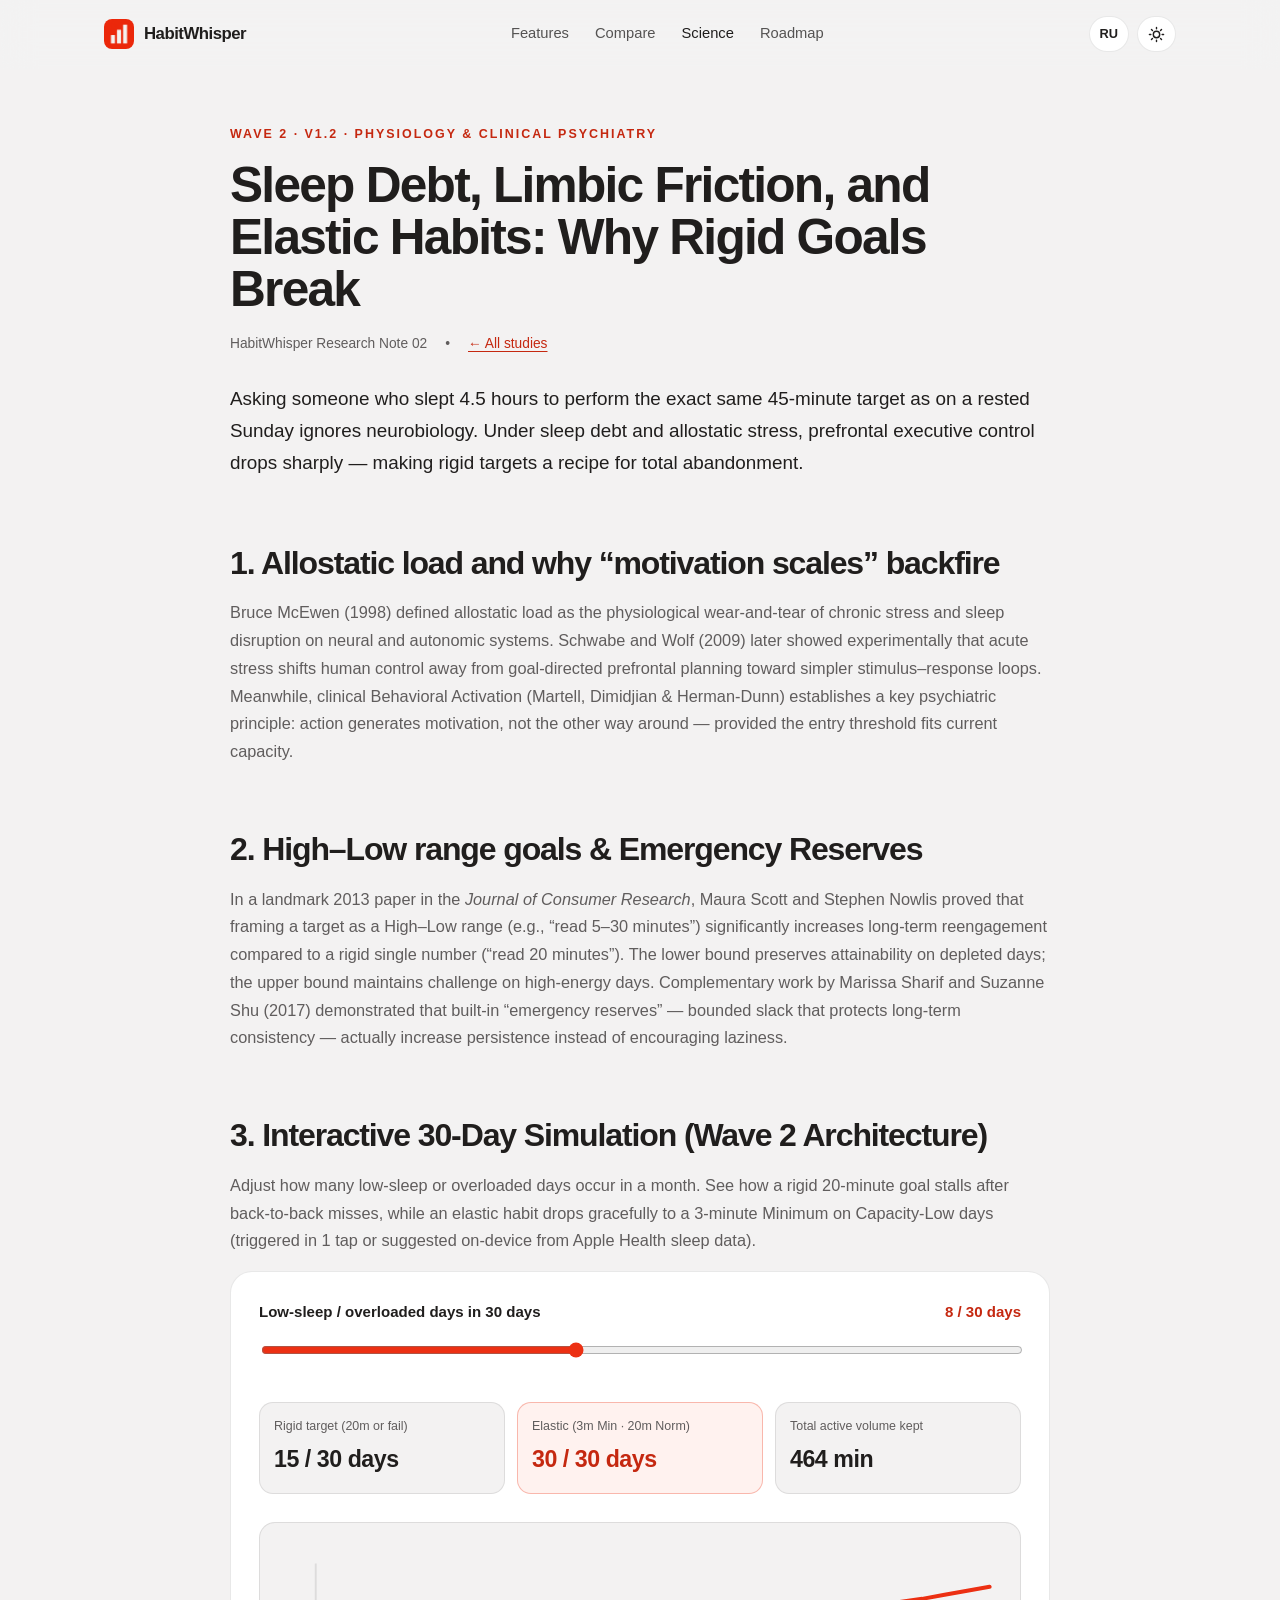
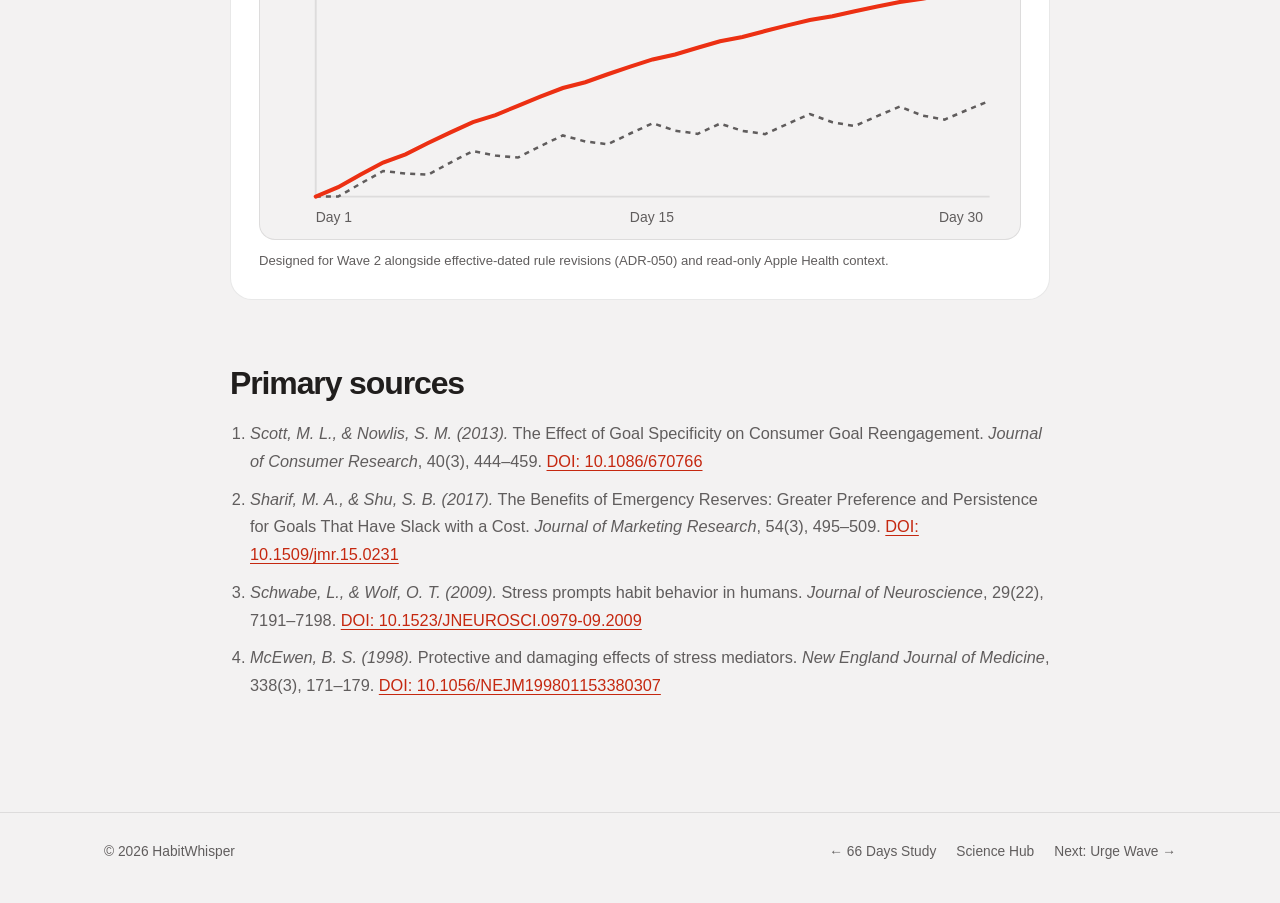
<file: science/elastic-habits-and-sleep.html>
<!doctype html>
<html lang="en" data-lang="en"
  data-title-en="Sleep Debt, Limbic Friction &amp; Elastic Habits · HabitWhisper"
  data-title-ru="Недосып, лимбическое трение и эластичные привычки · HabitWhisper"
  data-desc-en="Why rigid single-number goals trigger abandonment under fatigue — and how High–Low targets and Behavioral Activation work."
  data-desc-ru="Почему жёсткие нормы вызывают срыв при усталости и как диапазонные цели с контекстом сна Apple Health удерживают регулярность.">
<head>
<meta charset="utf-8">
<meta name="viewport" content="width=device-width,initial-scale=1">
<title>Sleep Debt, Limbic Friction &amp; Elastic Habits · HabitWhisper</title>
<meta name="description" content="Why rigid single-number goals trigger abandonment under fatigue — and how High–Low targets and Behavioral Activation work.">
<link rel="icon" href="../assets/icon.png">
<link rel="apple-touch-icon" href="../assets/apple-touch-icon.png">
<link rel="stylesheet" href="../style.css">
<script>
(function(){try{var t=localStorage.getItem('hw-theme');if(t)document.documentElement.dataset.theme=t;var saved=localStorage.getItem('hw-lang');var l=(saved==='ru'||saved==='en')?saved:((navigator.language||'').toLowerCase().indexOf('ru')===0||(navigator.language||'').toLowerCase().indexOf('be')===0?'ru':'en');document.documentElement.dataset.lang=l;document.documentElement.lang=l}catch(e){}})();
</script>
</head>
<body>
<header class="header" id="top">
  <div class="wrap">
    <a class="brand" href="../"><img src="../assets/icon.png" alt="" width="30" height="30">HabitWhisper</a>
    <nav class="nav" aria-label="Navigation" data-en="Navigation" data-ru="Навигация">
      <a href="../#features"><span data-l="en">Features</span><span data-l="ru">Возможности</span></a>
      <a href="../#compare"><span data-l="en">Compare</span><span data-l="ru">Сравнение</span></a>
      <a href="./" aria-current="page"><span data-l="en">Science</span><span data-l="ru">Наука</span></a>
      <a href="../#roadmap"><span data-l="en">Roadmap</span><span data-l="ru">Карта развития</span></a>
    </nav>
    <div class="tools">
      <button class="chip-btn lang-btn" type="button" aria-label="Switch language" data-en="Switch to Russian" data-ru="Переключить на английский"><span data-l="en">RU</span><span data-l="ru">EN</span></button>
      <button class="chip-btn theme-btn" type="button" aria-label="Toggle theme" data-en="Toggle theme" data-ru="Сменить тему">
        <svg class="sun" viewBox="0 0 24 24" fill="none" stroke="currentColor" stroke-width="2" stroke-linecap="round"><circle cx="12" cy="12" r="4.5"/><path d="M12 2v2M12 20v2M4.9 4.9l1.4 1.4M17.7 17.7l1.4 1.4M2 12h2M20 12h2M4.9 19.1l1.4-1.4M17.7 6.3l1.4-1.4"/></svg>
        <svg class="moon" viewBox="0 0 24 24" fill="none" stroke="currentColor" stroke-width="2" stroke-linecap="round" stroke-linejoin="round"><path d="M20 14.5A8.5 8.5 0 1 1 9.5 4a7 7 0 0 0 10.5 10.5z"/></svg>
      </button>
    </div>
  </div>
</header>

<main class="wrap">
  <article class="article-wrap">
    <div class="eyebrow"><span data-l="en">Wave 2 · v1.2 · Physiology &amp; Clinical Psychiatry</span><span data-l="ru">Волна 2 · Релиз 1.2 · Физиология и клиническая психиатрия</span></div>
    <h1><span data-l="en">Sleep Debt, Limbic Friction, and Elastic Habits: Why Rigid Goals Break</span><span data-l="ru">Недосып, лимбическое трение и эластичные привычки: почему жёсткие цели ломаются</span></h1>
    <div class="article-meta">
      <span><span data-l="en">HabitWhisper Research Note 02</span><span data-l="ru">Научный разбор № 02</span></span>
      <span>•</span>
      <span><a href="./"><span data-l="en">← All studies</span><span data-l="ru">← Все исследования</span></a></span>
    </div>

    <p class="lead"><span data-l="en">Asking someone who slept 4.5 hours to perform the exact same 45-minute target as on a rested Sunday ignores neurobiology. Under sleep debt and allostatic stress, prefrontal executive control drops sharply — making rigid targets a recipe for total abandonment.</span><span data-l="ru">Требовать от человека после 4,5 часов сна ту же норму в 45 минут, что и в отдохнувшее воскресенье, — игнорировать физиологию. При недосыпе и стрессе ресурс префронтальной коры падает, и жёсткая планка провоцирует не дисциплину, а полный отказ.</span></p>

    <h2><span data-l="en">1. Allostatic load and why “motivation scales” backfire</span><span data-l="ru">1. Аллостатическая нагрузка и почему опросы «мотивации» вредят</span></h2>
    <p><span data-l="en">Bruce McEwen (1998) defined allostatic load as the physiological wear-and-tear of chronic stress and sleep disruption on neural and autonomic systems. Schwabe and Wolf (2009) later showed experimentally that acute stress shifts human control away from goal-directed prefrontal planning toward simpler stimulus–response loops. Meanwhile, clinical Behavioral Activation (Martell, Dimidjian &amp; Herman-Dunn) establishes a key psychiatric principle: action generates motivation, not the other way around — provided the entry threshold fits current capacity.</span><span data-l="ru">Брюс Макьюэн (1998) описал аллостатическую нагрузку как физиологическую цену хронического стресса и недосыпа. Ларс Швабе и Оливер Вольф (2009) показали в эксперименте, что стресс переключает мозг с дорогого префронтального контроля на простые стимул-реакции. Клиническая поведенческая активация (Martell et al.) подтверждает: действие порождает мотивацию, а не наоборот — если порог входа соразмерен состоянию.</span></p>

    <h2><span data-l="en">2. High–Low range goals &amp; Emergency Reserves</span><span data-l="ru">2. Диапазонные цели (Минимум–Вызов) и аварийный резерв</span></h2>
    <p><span data-l="en">In a landmark 2013 paper in the <em>Journal of Consumer Research</em>, Maura Scott and Stephen Nowlis proved that framing a target as a High–Low range (e.g., “read 5–30 minutes”) significantly increases long-term reengagement compared to a rigid single number (“read 20 minutes”). The lower bound preserves attainability on depleted days; the upper bound maintains challenge on high-energy days. Complementary work by Marissa Sharif and Suzanne Shu (2017) demonstrated that built-in “emergency reserves” — bounded slack that protects long-term consistency — actually increase persistence instead of encouraging laziness.</span><span data-l="ru">В исследовании 2013 года в <em>Journal of Consumer Research</em> Мора Скотт и Стивен Ноулис доказали: цели в виде диапазона (например, «5–30 минут чтения») статистически значимо повышают повторное возвращение по сравнению с одной жёсткой цифрой. Нижняя граница сохраняет достижимость, верхняя сохраняет амбицию. А работа Мариссы Шариф и Сюзанны Шу (2017) показала, что встроенный «аварийный резерв» усиливает упорство и снижает эффект «сгорел сарай — гори и хата».</span></p>

    <h2><span data-l="en">3. Interactive 30-Day Simulation (Wave 2 Architecture)</span><span data-l="ru">3. Симулятор 30 дней: жёсткая цель против эластичной нормы</span></h2>
    <p><span data-l="en">Adjust how many low-sleep or overloaded days occur in a month. See how a rigid 20-minute goal stalls after back-to-back misses, while an elastic habit drops gracefully to a 3-minute Minimum on Capacity-Low days (triggered in 1 tap or suggested on-device from Apple Health sleep data).</span><span data-l="ru">Выберите, сколько недоспанных или перегруженных дней случается за месяц. Сравните жёсткую планку «20 минут каждый день» и эластичную привычку, которая в «Бережный день» (по 1 тапу или сигналу сна в Apple Health) опускается до 3-минутного минимума.</span></p>

    <section class="lab-card stacked" id="lab-elastic" aria-label="Elastic habits simulator">
      <div class="lab-controls">
        <div class="control-group">
          <label class="control-head" for="elastic-tough-days">
            <span><span data-l="en">Low-sleep / overloaded days in 30 days</span><span data-l="ru">Тяжёлых / недоспанных дней за месяц</span></span>
            <span class="control-val" id="elastic-tough-val">8 / 30 days</span>
          </label>
          <input class="lab-range" id="elastic-tough-days" type="range" min="1" max="18" value="8">
        </div>
      </div>

      <div class="lab-kpis" style="grid-template-columns:repeat(3,1fr)">
        <div class="lab-kpi">
          <small><span data-l="en">Rigid target (20m or fail)</span><span data-l="ru">Жёсткая цель (20 мин или провал)</span></small>
          <output id="elastic-out-rigid" for="elastic-tough-days">14 / 30 days</output>
        </div>
        <div class="lab-kpi accent-kpi">
          <small><span data-l="en">Elastic (3m Min · 20m Norm)</span><span data-l="ru">Эластичная (3 мин Мин · 20 мин Норма)</span></small>
          <output id="elastic-out-hw" for="elastic-tough-days">30 / 30 days</output>
        </div>
        <div class="lab-kpi">
          <small><span data-l="en">Total active volume kept</span><span data-l="ru">Суммарный объём практики</span></small>
          <output id="elastic-out-mins" for="elastic-tough-days">464 min</output>
        </div>
      </div>

      <figure class="lab-visual">
        <svg class="lab-svg" viewBox="0 0 600 250" role="img" aria-labelledby="elastic-chart-title">
          <title id="elastic-chart-title">30-day momentum under rigid vs elastic targets</title>
          <line x1="44" y1="216" x2="576" y2="216" stroke="var(--line)" stroke-width="1.5"/>
          <line x1="44" y1="32" x2="44" y2="216" stroke="var(--line)" stroke-width="1.5"/>
          <text x="44" y="236" fill="var(--muted)" font-size="11">Day 1</text>
          <text x="292" y="236" fill="var(--muted)" font-size="11">Day 15</text>
          <text x="536" y="236" fill="var(--muted)" font-size="11">Day 30</text>
          <path id="elastic-curve-rigid" fill="none" stroke="var(--muted)" stroke-width="2" stroke-dasharray="4 4" d=""/>
          <path id="elastic-curve-hw" fill="none" stroke="var(--accent)" stroke-width="3.2" stroke-linecap="round" d=""/>
        </svg>
        <figcaption>
          <span data-l="en">Designed for Wave 2 alongside effective-dated rule revisions (ADR-050) and read-only Apple Health context.</span>
          <span data-l="ru">Архитектура Волны 2: сочетает ревизии правил привычек (ADR-050) и локальный контекст сна Apple Health.</span>
        </figcaption>
      </figure>
    </section>

    <h2><span data-l="en">Primary sources</span><span data-l="ru">Первоисточники</span></h2>
    <ol class="sources-list">
      <li><cite>Scott, M. L., &amp; Nowlis, S. M. (2013).</cite> The Effect of Goal Specificity on Consumer Goal Reengagement. <em>Journal of Consumer Research</em>, 40(3), 444–459. <a href="https://doi.org/10.1086/670766">DOI: 10.1086/670766</a></li>
      <li><cite>Sharif, M. A., &amp; Shu, S. B. (2017).</cite> The Benefits of Emergency Reserves: Greater Preference and Persistence for Goals That Have Slack with a Cost. <em>Journal of Marketing Research</em>, 54(3), 495–509. <a href="https://doi.org/10.1509/jmr.15.0231">DOI: 10.1509/jmr.15.0231</a></li>
      <li><cite>Schwabe, L., &amp; Wolf, O. T. (2009).</cite> Stress prompts habit behavior in humans. <em>Journal of Neuroscience</em>, 29(22), 7191–7198. <a href="https://doi.org/10.1523/JNEUROSCI.0979-09.2009">DOI: 10.1523/JNEUROSCI.0979-09.2009</a></li>
      <li><cite>McEwen, B. S. (1998).</cite> Protective and damaging effects of stress mediators. <em>New England Journal of Medicine</em>, 338(3), 171–179. <a href="https://doi.org/10.1056/NEJM199801153380307">DOI: 10.1056/NEJM199801153380307</a></li>
    </ol>
  </article>
</main>

<footer class="footer">
  <div class="wrap">
    <span>© 2026 HabitWhisper</span>
    <nav aria-label="Footer">
      <a href="66-days-automaticity.html"><span data-l="en">← 66 Days Study</span><span data-l="ru">← Кривая 66 дней</span></a>
      <a href="./"><span data-l="en">Science Hub</span><span data-l="ru">Научный хаб</span></a>
      <a href="urge-surfing-and-physiological-sigh.html"><span data-l="en">Next: Urge Wave →</span><span data-l="ru">Далее: Волна импульса →</span></a>
    </nav>
  </div>
</footer>
<script src="../site.js"></script>
<script src="science.js"></script>
</body>
</html>
</file>
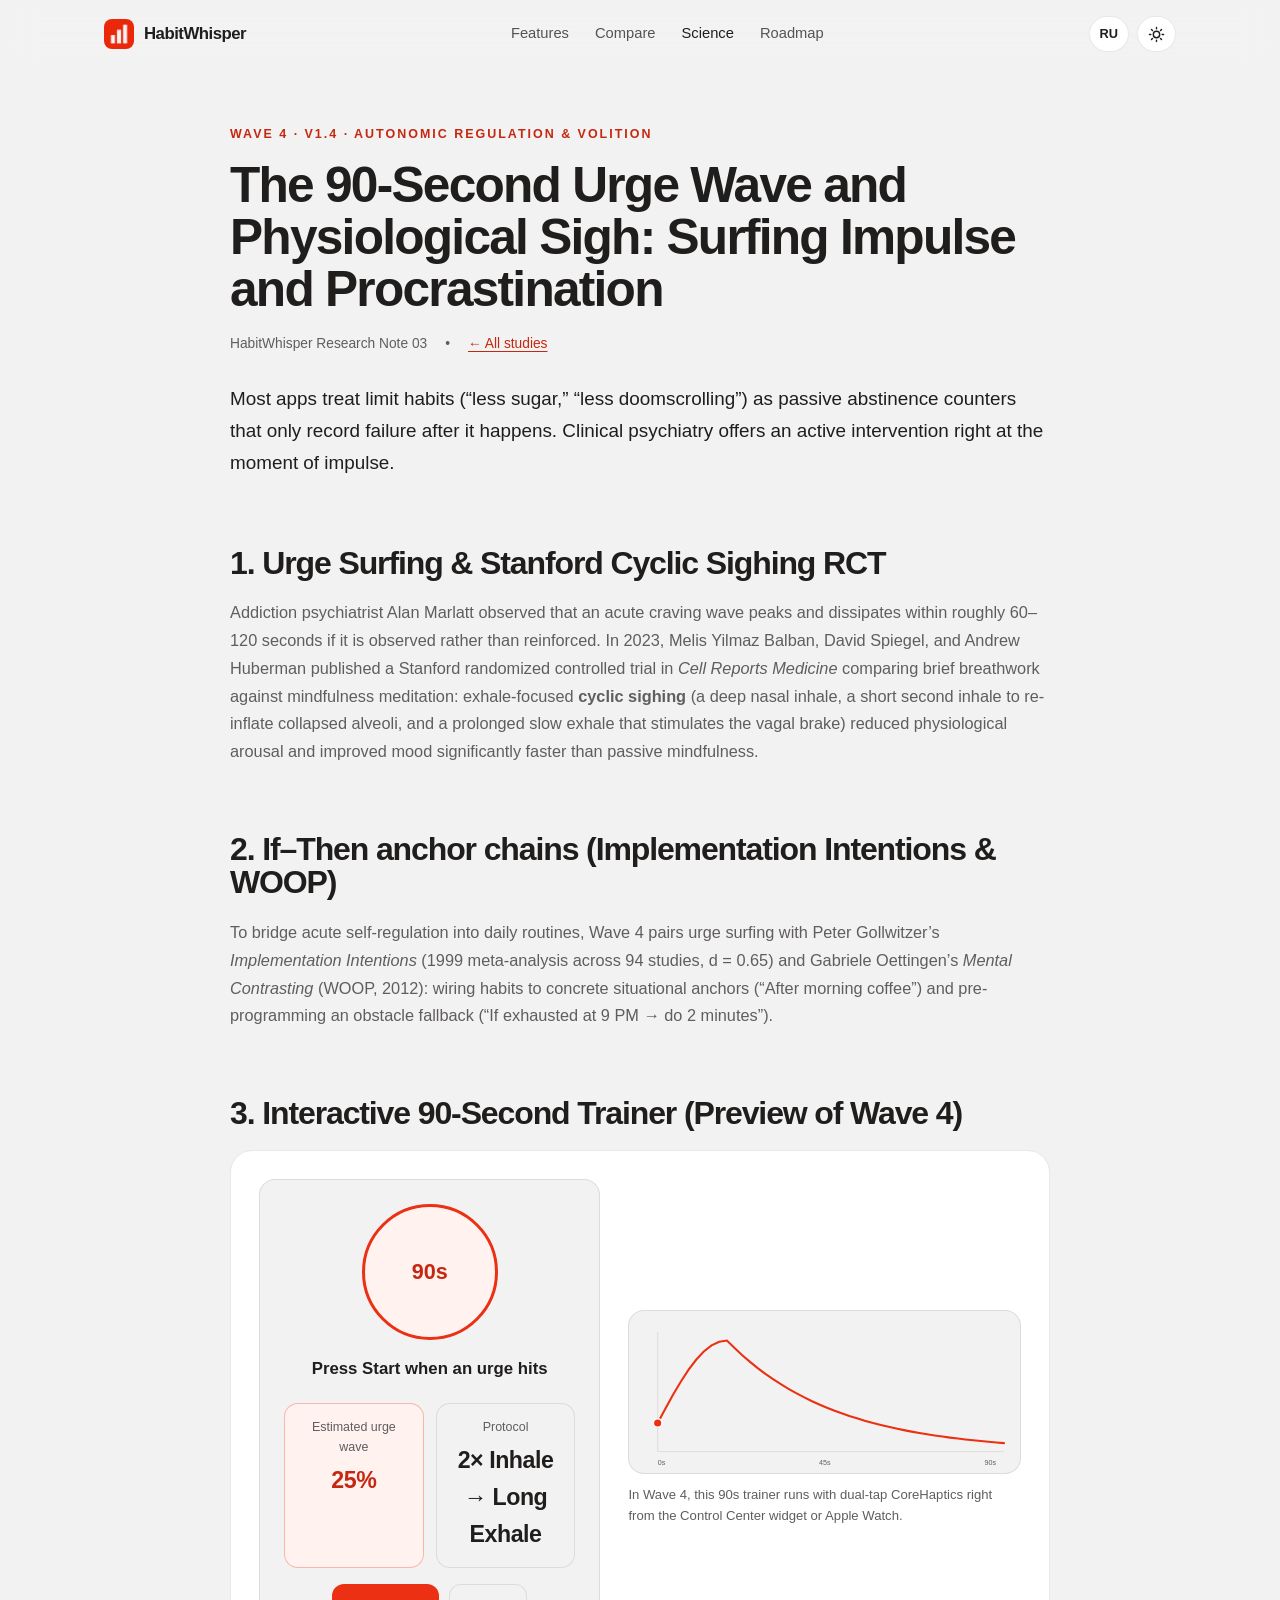
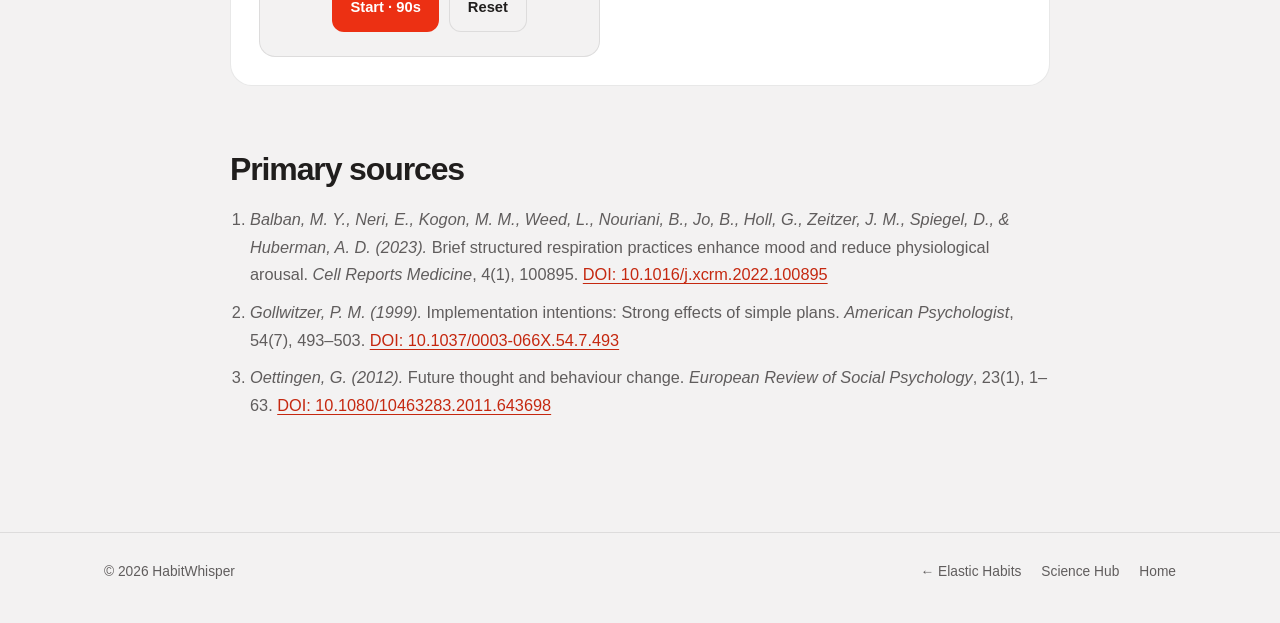
<file: science/urge-surfing-and-physiological-sigh.html>
<!doctype html>
<html lang="en" data-lang="en"
  data-title-en="The 90-Second Urge Wave &amp; Physiological Sigh · HabitWhisper"
  data-title-ru="Волна тяги 90 секунд и физиологический вздох · HabitWhisper"
  data-desc-en="Clinical urge surfing, Stanford cyclic sighing RCT, and If–Then implementation intentions for breaking unwanted habits."
  data-desc-ru="Клинический Urge Surfing, исследование Стэнфорда о физиологическом вздохе и протокол «Если — То» для привычек ограничения.">
<head>
<meta charset="utf-8">
<meta name="viewport" content="width=device-width,initial-scale=1">
<title>The 90-Second Urge Wave &amp; Physiological Sigh · HabitWhisper</title>
<meta name="description" content="Clinical urge surfing, Stanford cyclic sighing RCT, and If–Then implementation intentions for breaking unwanted habits.">
<link rel="icon" href="../assets/icon.png">
<link rel="apple-touch-icon" href="../assets/apple-touch-icon.png">
<link rel="stylesheet" href="../style.css">
<script>
(function(){try{var t=localStorage.getItem('hw-theme');if(t)document.documentElement.dataset.theme=t;var saved=localStorage.getItem('hw-lang');var l=(saved==='ru'||saved==='en')?saved:((navigator.language||'').toLowerCase().indexOf('ru')===0||(navigator.language||'').toLowerCase().indexOf('be')===0?'ru':'en');document.documentElement.dataset.lang=l;document.documentElement.lang=l}catch(e){}})();
</script>
</head>
<body>
<header class="header" id="top">
  <div class="wrap">
    <a class="brand" href="../"><img src="../assets/icon.png" alt="" width="30" height="30">HabitWhisper</a>
    <nav class="nav" aria-label="Navigation" data-en="Navigation" data-ru="Навигация">
      <a href="../#features"><span data-l="en">Features</span><span data-l="ru">Возможности</span></a>
      <a href="../#compare"><span data-l="en">Compare</span><span data-l="ru">Сравнение</span></a>
      <a href="./" aria-current="page"><span data-l="en">Science</span><span data-l="ru">Наука</span></a>
      <a href="../#roadmap"><span data-l="en">Roadmap</span><span data-l="ru">Карта развития</span></a>
    </nav>
    <div class="tools">
      <button class="chip-btn lang-btn" type="button" aria-label="Switch language" data-en="Switch to Russian" data-ru="Переключить на английский"><span data-l="en">RU</span><span data-l="ru">EN</span></button>
      <button class="chip-btn theme-btn" type="button" aria-label="Toggle theme" data-en="Toggle theme" data-ru="Сменить тему">
        <svg class="sun" viewBox="0 0 24 24" fill="none" stroke="currentColor" stroke-width="2" stroke-linecap="round"><circle cx="12" cy="12" r="4.5"/><path d="M12 2v2M12 20v2M4.9 4.9l1.4 1.4M17.7 17.7l1.4 1.4M2 12h2M20 12h2M4.9 19.1l1.4-1.4M17.7 6.3l1.4-1.4"/></svg>
        <svg class="moon" viewBox="0 0 24 24" fill="none" stroke="currentColor" stroke-width="2" stroke-linecap="round" stroke-linejoin="round"><path d="M20 14.5A8.5 8.5 0 1 1 9.5 4a7 7 0 0 0 10.5 10.5z"/></svg>
      </button>
    </div>
  </div>
</header>

<main class="wrap">
  <article class="article-wrap">
    <div class="eyebrow"><span data-l="en">Wave 4 · v1.4 · Autonomic Regulation &amp; Volition</span><span data-l="ru">Волна 4 · Релиз 1.4 · Вегетативная регуляция и воля</span></div>
    <h1><span data-l="en">The 90-Second Urge Wave and Physiological Sigh: Surfing Impulse and Procrastination</span><span data-l="ru">Волна тяги 90 секунд и физиологический вздох: как перехватывать импульс и прокрастинацию</span></h1>
    <div class="article-meta">
      <span><span data-l="en">HabitWhisper Research Note 03</span><span data-l="ru">Научный разбор № 03</span></span>
      <span>•</span>
      <span><a href="./"><span data-l="en">← All studies</span><span data-l="ru">← Все исследования</span></a></span>
    </div>

    <p class="lead"><span data-l="en">Most apps treat limit habits (“less sugar,” “less doomscrolling”) as passive abstinence counters that only record failure after it happens. Clinical psychiatry offers an active intervention right at the moment of impulse.</span><span data-l="ru">Большинство трекеров превращают привычки ограничения («меньше сахара», «меньше скроллинга») в пассивный счётчик воздержания, фиксирующий провал постфактум. Клиническая психиатрия даёт активный инструмент прямо в момент тяги.</span></p>

    <h2><span data-l="en">1. Urge Surfing &amp; Stanford Cyclic Sighing RCT</span><span data-l="ru">1. Техника Urge Surfing и исследование физиологического вздоха</span></h2>
    <p><span data-l="en">Addiction psychiatrist Alan Marlatt observed that an acute craving wave peaks and dissipates within roughly 60–120 seconds if it is observed rather than reinforced. In 2023, Melis Yilmaz Balban, David Spiegel, and Andrew Huberman published a Stanford randomized controlled trial in <em>Cell Reports Medicine</em> comparing brief breathwork against mindfulness meditation: exhale-focused <strong>cyclic sighing</strong> (a deep nasal inhale, a short second inhale to re-inflate collapsed alveoli, and a prolonged slow exhale that stimulates the vagal brake) reduced physiological arousal and improved mood significantly faster than passive mindfulness.</span><span data-l="ru">Психиатр Алан Марлатт описал метод Urge Surfing: острая волна импульса нарастает и затухает за 60–120 секунд, если не подкармливать её действием. В 2023 году команда Стэнфорда (Balban, Spiegel, Huberman) в журнале <em>Cell Reports Medicine</em> провела рандомизированное исследование: <strong>циклический физиологический вздох</strong> (глубокий вдох, короткий довдох для раскрытия альвеол и длинный медленный выдох, запускающий парасимпатический тормоз сердца) снижает возбуждение и улучшает состояние статистически сильнее обычной медитации.</span></p>

    <h2><span data-l="en">2. If–Then anchor chains (Implementation Intentions &amp; WOOP)</span><span data-l="ru">2. Цепочки якорей и страховка «Если — То» (WOOP)</span></h2>
    <p><span data-l="en">To bridge acute self-regulation into daily routines, Wave 4 pairs urge surfing with Peter Gollwitzer’s <em>Implementation Intentions</em> (1999 meta-analysis across 94 studies, d = 0.65) and Gabriele Oettingen’s <em>Mental Contrasting</em> (WOOP, 2012): wiring habits to concrete situational anchors (“After morning coffee”) and pre-programming an obstacle fallback (“If exhausted at 9 PM → do 2 minutes”).</span><span data-l="ru">Чтобы связать саморегуляцию с ежедневными действиями, в Волне 4 добавляются <em>намерения реализации</em> Питера Голлвитцера (1999, метаанализ 94 работ, d = 0,65) и протокол WOOP Габриэле Эттинген (2012): привязка к конкретному якорю («После утреннего кофе») и заранее прописанный план перехвата («Если устал вечером → 2 минуты минимума»).</span></p>

    <h2><span data-l="en">3. Interactive 90-Second Trainer (Preview of Wave 4)</span><span data-l="ru">3. Попробуйте сейчас: живой 90-секундный тренажёр волны импульса</span></h2>

    <section class="lab-card" id="lab-urge" aria-label="90 second physiological sigh trainer">
      <div class="breath-stage">
        <div class="breath-orb" id="urge-orb" aria-live="off">90s</div>
        <div style="font-weight:750;font-size:1.05rem" id="urge-phase">Press Start when an urge hits</div>
        <div class="lab-kpis" style="width:100%">
          <div class="lab-kpi accent-kpi">
            <small><span data-l="en">Estimated urge wave</span><span data-l="ru">Интенсивность волны</span></small>
            <output id="urge-intensity">25%</output>
          </div>
          <div class="lab-kpi">
            <small><span data-l="en">Protocol</span><span data-l="ru">Протокол</span></small>
            <strong><span data-l="en">2× Inhale → Long Exhale</span><span data-l="ru">2× Вдох → Длинный выдох</span></strong>
          </div>
        </div>
        <div style="display:flex;gap:10px;flex-wrap:wrap;justify-content:center">
          <button type="button" class="btn-inline" id="urge-start">Start · 90s</button>
          <button type="button" class="btn-inline secondary" id="urge-reset"><span data-l="en">Reset</span><span data-l="ru">Сброс</span></button>
        </div>
      </div>

      <figure class="lab-visual">
        <svg class="lab-svg" viewBox="0 0 600 250" role="img" aria-labelledby="urge-chart-title">
          <title id="urge-chart-title">90-second urge wave decay curve</title>
          <line x1="44" y1="216" x2="576" y2="216" stroke="var(--line)" stroke-width="1.5"/>
          <line x1="44" y1="32" x2="44" y2="216" stroke="var(--line)" stroke-width="1.5"/>
          <text x="44" y="236" fill="var(--muted)" font-size="11">0s</text>
          <text x="292" y="236" fill="var(--muted)" font-size="11">45s</text>
          <text x="546" y="236" fill="var(--muted)" font-size="11">90s</text>
          <path id="urge-curve" fill="none" stroke="var(--accent)" stroke-width="3.2" stroke-linecap="round" d=""/>
          <circle id="urge-marker" cx="44" cy="172" r="6.5" fill="var(--accent)" stroke="var(--card)" stroke-width="2"/>
        </svg>
        <figcaption>
          <span data-l="en">In Wave 4, this 90s trainer runs with dual-tap CoreHaptics right from the Control Center widget or Apple Watch.</span>
          <span data-l="ru">В Волне 4 тренажёр запускается с тактильным ритмом CoreHaptics прямо из Control Center и Apple Watch.</span>
        </figcaption>
      </figure>
    </section>

    <h2><span data-l="en">Primary sources</span><span data-l="ru">Первоисточники</span></h2>
    <ol class="sources-list">
      <li><cite>Balban, M. Y., Neri, E., Kogon, M. M., Weed, L., Nouriani, B., Jo, B., Holl, G., Zeitzer, J. M., Spiegel, D., &amp; Huberman, A. D. (2023).</cite> Brief structured respiration practices enhance mood and reduce physiological arousal. <em>Cell Reports Medicine</em>, 4(1), 100895. <a href="https://doi.org/10.1016/j.xcrm.2022.100895">DOI: 10.1016/j.xcrm.2022.100895</a></li>
      <li><cite>Gollwitzer, P. M. (1999).</cite> Implementation intentions: Strong effects of simple plans. <em>American Psychologist</em>, 54(7), 493–503. <a href="https://doi.org/10.1037/0003-066X.54.7.493">DOI: 10.1037/0003-066X.54.7.493</a></li>
      <li><cite>Oettingen, G. (2012).</cite> Future thought and behaviour change. <em>European Review of Social Psychology</em>, 23(1), 1–63. <a href="https://doi.org/10.1080/10463283.2011.643698">DOI: 10.1080/10463283.2011.643698</a></li>
    </ol>
  </article>
</main>

<footer class="footer">
  <div class="wrap">
    <span>© 2026 HabitWhisper</span>
    <nav aria-label="Footer">
      <a href="elastic-habits-and-sleep.html"><span data-l="en">← Elastic Habits</span><span data-l="ru">← Эластичные привычки</span></a>
      <a href="./"><span data-l="en">Science Hub</span><span data-l="ru">Научный хаб</span></a>
      <a href="../"><span data-l="en">Home</span><span data-l="ru">Главная</span></a>
    </nav>
  </div>
</footer>
<script src="../site.js"></script>
<script src="science.js"></script>
</body>
</html>
</file>
<file: style.css>
/* HabitWhisper — site styles. Colors mirror the app's DesignSystem (Colors.xcassets). */
:root{
  --accent:#EC3013;--accent-text:#C52810;--accent-soft:#FFE0D9;--accent-softer:#FFF2EF;
  --bg:#F3F2F2;--bg-2:#EAE9E9;--card:#FFFFFF;--ink:#201E1D;--muted:#605D5D;--line:rgba(32,30,29,.1);
  --phone:#0b0a0a;--shadow:0 30px 80px -30px rgba(60,20,10,.35);
  --radius:22px;--wrap:1120px;
  color-scheme:light dark;
  font-family:-apple-system,BlinkMacSystemFont,"SF Pro Text","Segoe UI",Roboto,"Helvetica Neue",Arial,sans-serif;
}
:root[data-theme="light"]{
  color-scheme:light;
}
:root[data-theme="dark"]{
  --accent:#FF563C;--accent-text:#FF563C;--accent-soft:#4D170E;--accent-softer:#2a1410;
  --bg:#181716;--bg-2:#201e1d;--card:#262322;--ink:#F4F2F0;--muted:#BAB6B6;--line:rgba(244,242,240,.1);
  --shadow:0 30px 80px -30px rgba(0,0,0,.8);
  color-scheme:dark;
}
@media (prefers-color-scheme:dark){
  :root:not([data-theme="light"]){
    --accent:#FF563C;--accent-text:#FF563C;--accent-soft:#4D170E;--accent-softer:#2a1410;
    --bg:#181716;--bg-2:#201e1d;--card:#262322;--ink:#F4F2F0;--muted:#BAB6B6;--line:rgba(244,242,240,.1);
    --shadow:0 30px 80px -30px rgba(0,0,0,.8);
    color-scheme:dark;
  }
}
*{box-sizing:border-box}
html{scroll-behavior:smooth;-webkit-text-size-adjust:100%}
body{margin:0;background:var(--bg);color:var(--ink);line-height:1.6;transition:background .3s,color .3s;overflow-x:clip}
img{max-width:100%;display:block}
a{color:var(--accent-text);text-underline-offset:.2em}
.wrap{max-width:var(--wrap);margin:auto;padding:0 24px}
h1,h2,h3{letter-spacing:-.035em;line-height:1.05;margin:0}
h1{font-size:clamp(2.6rem,5.4vw,4.6rem);font-weight:800}
h2{font-size:clamp(2rem,4.4vw,3.3rem);font-weight:800}
h3{font-size:1.25rem;font-weight:750;letter-spacing:-.02em}
p{margin:0}
.muted{color:var(--muted)}
.eyebrow{font-size:.78rem;text-transform:uppercase;letter-spacing:.16em;color:var(--accent-text);font-weight:750}
.accent{color:var(--accent)}

/* Language switching: elements carry data-l="en" or data-l="ru" */
html:not([data-lang="ru"]) [data-l="ru"],html[data-lang="ru"] [data-l="en"]{display:none!important}

/* Accessibility helpers & keyboard focus */
.visually-hidden{position:absolute;width:1px;height:1px;padding:0;margin:-1px;overflow:hidden;clip-path:inset(50%);white-space:nowrap;border:0}
.skip-link{position:absolute;left:16px;top:-64px;z-index:100;background:var(--ink);color:var(--bg);padding:10px 16px;border-radius:10px;text-decoration:none;font-weight:700;font-size:.9rem}
.skip-link:focus{top:12px}
a:focus-visible,button:focus-visible,select:focus-visible,summary:focus-visible,input:focus-visible,[tabindex]:focus-visible{outline:2px solid var(--accent);outline-offset:3px}

/* Header */
.header{position:sticky;top:0;z-index:20;backdrop-filter:saturate(1.6) blur(16px);-webkit-backdrop-filter:saturate(1.6) blur(16px);background:color-mix(in srgb,var(--bg) 78%,transparent);border-bottom:1px solid transparent;transition:border-color .3s}
.header.scrolled{border-bottom-color:var(--line)}
.header .wrap{display:flex;align-items:center;justify-content:space-between;gap:20px;min-height:68px}
.brand{display:flex;align-items:center;gap:10px;font-weight:800;letter-spacing:-.03em;text-decoration:none;color:var(--ink);font-size:1.05rem}
.brand img{width:30px;height:30px;border-radius:8px}
.nav{display:flex;align-items:center;gap:26px}
.nav a{color:var(--ink);text-decoration:none;font-size:.92rem;opacity:.75;transition:opacity .2s}
.nav a:hover,.nav a[aria-current]{opacity:1}
.tools{display:flex;gap:8px}
.chip-btn{appearance:none;border:1px solid var(--line);background:var(--card);color:var(--ink);height:36px;min-width:36px;padding:0 10px;border-radius:999px;font:inherit;font-size:.8rem;font-weight:700;cursor:pointer;display:inline-flex;align-items:center;justify-content:center;gap:6px;transition:transform .15s}
.chip-btn:active{transform:scale(.94)}
.chip-btn svg{width:17px;height:17px}
.theme-btn .moon{display:none}
:root[data-theme="dark"] .theme-btn .sun{display:none}
:root[data-theme="dark"] .theme-btn .moon{display:block}
@media (prefers-color-scheme:dark){:root:not([data-theme="light"]) .theme-btn .sun{display:none}:root:not([data-theme="light"]) .theme-btn .moon{display:block}}

/* Buttons */
.button{display:inline-flex;align-items:center;gap:10px;background:var(--ink);color:var(--bg);padding:14px 22px;border-radius:14px;text-decoration:none;font-weight:700;font-size:.98rem;transition:transform .2s,box-shadow .2s}
.button:hover{transform:translateY(-2px);box-shadow:0 12px 30px -12px rgba(0,0,0,.4)}
.button svg{width:22px;height:22px}
.button small{display:block;font-size:.68rem;font-weight:600;opacity:.7;line-height:1}
.button span{line-height:1.15}
.button.ghost{background:transparent;color:var(--ink);border:1px solid var(--line)}
.button.store-soon{background:var(--card);border:1px solid var(--line);color:var(--ink);text-align:left}
.button.store-soon:hover{border-color:var(--accent)}
.button.store-soon small{color:var(--muted);opacity:1}
.button.accent-btn{background:var(--accent);color:#fff}
.hero-sublink{margin-top:16px}
.hero-sublink a{display:inline-flex;align-items:center;gap:4px;font-size:.92rem;font-weight:650;color:var(--muted);text-decoration:none;transition:color .2s}
.hero-sublink a:hover{color:var(--ink)}
.cta-actions{display:flex;justify-content:center;align-items:center;flex-wrap:wrap;gap:12px}

/* Hero */
.hero{position:relative;padding:64px 0 40px;overflow:hidden}
.hero .wrap{display:grid;grid-template-columns:1.05fr .95fr;gap:40px;align-items:center}
.hero h1 .line{display:block}
.hero .lead{font-size:1.2rem;color:var(--muted);max-width:520px;margin:24px 0 32px}
.hero .ctas{display:flex;flex-wrap:wrap;gap:12px}
.hero .facts{display:flex;flex-wrap:wrap;gap:8px 18px;margin-top:28px;font-size:.88rem;color:var(--muted)}
.hero .facts span::before{content:"";display:inline-block;width:6px;height:6px;border-radius:50%;background:var(--accent);margin-right:8px;vertical-align:middle}
.glow{position:absolute;inset:-10% -20% auto auto;width:720px;height:720px;border-radius:50%;background:radial-gradient(closest-side,color-mix(in srgb,var(--accent) 28%,transparent),transparent);filter:blur(30px);pointer-events:none;z-index:-1;animation:breathe 9s ease-in-out infinite}
@keyframes breathe{50%{transform:scale(1.12) translate(-30px,20px);opacity:.75}}

.stage{position:relative;height:640px;display:flex;justify-content:center;align-items:center}
.phone{position:relative;width:290px;aspect-ratio:600/1304;border-radius:46px;background:var(--phone);padding:9px;box-shadow:var(--shadow),inset 0 0 0 1.5px rgba(255,255,255,.08)}
.phone img{width:100%;height:100%;border-radius:38px;object-fit:cover}
.phone::after{content:"";position:absolute;top:19px;left:50%;width:88px;height:25px;border-radius:20px;background:#000;transform:translateX(-50%)}
.stage .phone.main{z-index:2;animation:float 7s ease-in-out infinite}
.stage .phone.back{position:absolute;width:250px;transform:translateX(120px) rotate(8deg);opacity:.9;z-index:1;filter:saturate(.9);animation:float2 8s ease-in-out infinite}
@keyframes float{50%{transform:translateY(-14px)}}
@keyframes float2{50%{transform:translateX(120px) rotate(6deg) translateY(10px)}}

.bubble{position:absolute;z-index:3;background:var(--card);color:var(--ink);border:1px solid var(--line);border-radius:18px;padding:12px 14px;box-shadow:0 18px 40px -20px rgba(0,0,0,.35);display:flex;align-items:center;gap:12px;font-size:.85rem;font-weight:650;line-height:1.2;animation:bob 6s ease-in-out infinite}
.bubble small{display:block;font-weight:500;color:var(--muted);font-size:.74rem;margin-top:2px}
.bubble.b1{left:-10%;top:16%}
.bubble.b2{right:-2%;bottom:20%;animation-delay:-2s}
.bubble.b3{left:2%;bottom:9%;animation-delay:-4s}
@keyframes bob{50%{transform:translateY(-8px)}}
.ring{width:40px;height:40px;transform:rotate(-90deg)}
.ring circle{fill:none;stroke-width:5}
.ring .track{stroke:var(--accent-soft)}
.ring .val{stroke:var(--accent);stroke-linecap:round;stroke-dasharray:100;stroke-dashoffset:100;animation:fillring 2.4s 1s cubic-bezier(.3,.7,.2,1) forwards}
@keyframes fillring{to{stroke-dashoffset:var(--to,50)}}
.check{width:34px;height:34px;border-radius:10px;background:var(--accent);display:grid;place-items:center;color:#fff}
.check svg{width:18px;height:18px;stroke-dasharray:24;stroke-dashoffset:24;animation:draw .6s 1.6s ease-out forwards}
@keyframes draw{to{stroke-dashoffset:0}}
.mini-bars{display:flex;align-items:flex-end;gap:4px;height:30px}
.mini-bars i{width:7px;border-radius:3px;background:var(--accent);height:var(--h);transform-origin:bottom;animation:grow 1.2s cubic-bezier(.3,.7,.2,1) both}
.mini-bars i:nth-child(2){animation-delay:.15s}.mini-bars i:nth-child(3){animation-delay:.3s}.mini-bars i:nth-child(4){animation-delay:.45s}.mini-bars i:nth-child(5){animation-delay:.6s}
@keyframes grow{from{transform:scaleY(0)}}

/* Marquee */
.marquee{overflow:hidden;border-block:1px solid var(--line);padding:18px 0;margin:30px 0 0;mask-image:linear-gradient(90deg,transparent,#000 10%,#000 90%,transparent)}
.marquee .track{display:flex;width:max-content;animation:scroll 40s linear infinite}
.marquee span{font-weight:750;font-size:1.05rem;letter-spacing:-.01em;white-space:nowrap;color:var(--muted)}
.marquee span b{color:var(--accent);margin:0 22px;font-size:.6em;vertical-align:middle}
@keyframes scroll{to{transform:translateX(-50%)}}

/* Sections */
section{scroll-margin-top:80px}
.section{padding:110px 0}
.section-head{max-width:680px;margin-bottom:56px}
.section-head p{font-size:1.12rem;color:var(--muted);margin-top:18px}
.section-head .eyebrow{margin-bottom:16px}

/* Story: sticky phone + steps */
.story{display:grid;grid-template-columns:1fr 1fr;gap:60px}
.story .sticky{position:sticky;top:90px;height:calc(100vh - 120px);max-height:760px;display:flex;align-items:center;justify-content:center}
.story .sticky .phone{width:300px}
.story .sticky .phone img{position:absolute;inset:9px;width:calc(100% - 18px);height:calc(100% - 18px);opacity:0;transform:scale(.97);transition:opacity .5s,transform .6s}
.story .sticky .phone img.on{opacity:1;transform:none}
.steps{display:flex;flex-direction:column}
.step{min-height:72vh;display:flex;flex-direction:column;justify-content:center;opacity:.28;transition:opacity .5s}
.step.on{opacity:1}
.step .num{font-weight:800;color:var(--accent);font-size:.9rem;letter-spacing:.1em;margin-bottom:14px}
.step h3{font-size:clamp(1.7rem,3vw,2.4rem);font-weight:800;letter-spacing:-.035em;margin-bottom:16px}
.step p{font-size:1.08rem;color:var(--muted);max-width:440px}
.step ul{list-style:none;padding:0;margin:20px 0 0;display:flex;flex-wrap:wrap;gap:8px}
.step li{font-size:.82rem;font-weight:650;padding:6px 12px;border-radius:999px;background:var(--accent-softer);color:var(--accent-text)}
.step .inline-shot{display:none}

/* Bento */
.bento{display:grid;grid-template-columns:repeat(6,1fr);gap:16px}
.tile{background:var(--card);border:1px solid var(--line);border-radius:var(--radius);padding:28px;position:relative;overflow:hidden}
.tile h3{margin:18px 0 8px}
.tile p{color:var(--muted);font-size:.96rem}
.tile .ico{width:46px;height:46px;border-radius:14px;background:var(--accent-softer);color:var(--accent);display:grid;place-items:center}
.tile .ico svg{width:24px;height:24px}
.t-a{grid-column:span 3}.t-b{grid-column:span 3}.t-c{grid-column:span 2}.t-d{grid-column:span 2}.t-e{grid-column:span 2}
.tile.feature{background:var(--accent);color:#fff;border:0}
.tile.feature p{color:rgba(255,255,255,.85)}
.tile.feature .ico{background:rgba(255,255,255,.18);color:#fff}
.heat{display:grid;grid-template-columns:repeat(14,1fr);gap:5px;margin-top:22px}
.heat i{aspect-ratio:1;border-radius:4px;background:var(--accent);opacity:var(--o,.2);transform:scale(.4);transition:transform .5s cubic-bezier(.3,.7,.2,1),opacity .5s}
.in .heat i{transform:none}
.tile.feature .heat i{background:#fff}
.whisper-line{margin-top:22px;display:flex;flex-direction:column;gap:8px}
.whisper-line div{background:var(--bg);border-radius:14px 14px 14px 4px;padding:10px 14px;font-size:.9rem;max-width:90%}
.whisper-line div:nth-child(2){align-self:flex-end;background:var(--accent);color:#fff;border-radius:14px 14px 4px 14px}

/* Pricing */
.plans{display:grid;grid-template-columns:1fr 1fr;gap:16px;max-width:900px}
.plan{background:var(--card);border:1px solid var(--line);border-radius:var(--radius);padding:34px;display:flex;flex-direction:column}
.plan.pro{border:2px solid var(--accent);position:relative}
.plan .badge{position:absolute;top:-13px;left:30px;background:var(--accent);color:#fff;font-size:.74rem;font-weight:750;padding:5px 12px;border-radius:999px;letter-spacing:.04em}
.plan h3{font-size:1.6rem;font-weight:800}
.plan .price{font-size:1rem;color:var(--muted);margin:8px 0 24px}
.plan ul{list-style:none;padding:0;margin:0 0 26px;display:flex;flex-direction:column;gap:12px;flex:1}
.plan li{display:flex;gap:10px;align-items:flex-start;font-size:.97rem}
.plan li svg{flex:none;width:20px;height:20px;color:var(--accent);margin-top:2px}
.plan .options{display:flex;gap:10px;flex-wrap:wrap;margin-bottom:22px}
.plan .options>span{border:1px solid var(--line);border-radius:12px;padding:10px 14px;font-size:.9rem;font-weight:650;flex:1;min-width:120px}
.plan .options>span small{display:block;color:var(--muted);font-weight:500;font-size:.78rem}
.fineprint{margin-top:20px;font-size:.84rem;color:var(--muted);max-width:760px}

/* Privacy band */
.privacy-band{background:var(--ink);color:var(--bg);border-radius:32px;padding:70px 56px;display:grid;grid-template-columns:1.1fr 1fr;gap:50px;align-items:center}
.privacy-band h2{color:var(--bg)}
.privacy-band p{color:color-mix(in srgb,var(--bg) 70%,transparent);font-size:1.08rem;margin-top:18px}
.privacy-band ul{list-style:none;margin:0;padding:0;display:grid;grid-template-columns:1fr 1fr;gap:14px}
.privacy-band li{border:1px solid color-mix(in srgb,var(--bg) 18%,transparent);border-radius:18px;padding:18px;font-weight:650;font-size:.95rem}
.privacy-band li b{display:block;font-size:1.6rem;color:var(--accent);margin-bottom:4px;letter-spacing:-.03em}

/* FAQ */
.faq{max-width:780px}
.faq details{border-bottom:1px solid var(--line);padding:22px 0}
.faq summary{cursor:pointer;font-weight:700;font-size:1.08rem;list-style:none;display:flex;justify-content:space-between;gap:20px}
.faq summary::-webkit-details-marker{display:none}
.faq summary::after{content:"+";font-size:1.5rem;line-height:1;color:var(--accent);transition:transform .25s}
.faq details[open] summary::after{transform:rotate(45deg)}
.faq details p{color:var(--muted);margin-top:12px}

/* CTA */
.cta{text-align:center;padding:120px 0 130px}
.cta img{width:96px;height:96px;border-radius:24px;margin:0 auto 28px;box-shadow:0 20px 50px -18px var(--accent)}
.cta p{color:var(--muted);font-size:1.12rem;margin:18px auto 32px;max-width:520px}

/* Footer */
.footer{border-top:1px solid var(--line);padding:28px 0 40px;color:var(--muted);font-size:.86rem}
.footer .wrap{display:flex;align-items:center;justify-content:space-between;gap:20px;flex-wrap:wrap}
.footer nav{display:flex;gap:20px;flex-wrap:wrap}
.footer a{color:var(--muted);text-decoration:none}
.footer a:hover{color:var(--ink)}

/* Reveal on scroll */
.reveal{opacity:0;transform:translateY(28px);transition:opacity .8s cubic-bezier(.2,.7,.2,1),transform .8s cubic-bezier(.2,.7,.2,1)}
.reveal.in{opacity:1;transform:none}
.reveal.d1{transition-delay:.08s}.reveal.d2{transition-delay:.16s}.reveal.d3{transition-delay:.24s}
.hero .reveal{transition-duration:1s}

/* Document pages (support, privacy) */
.document{max-width:740px;padding:70px 0 90px}
.document h1{font-size:clamp(2.4rem,6vw,3.8rem);margin:14px 0 22px}
.document h2{font-size:1.4rem;letter-spacing:-.02em;margin:2em 0 .5em}
.document p,.document li{overflow-wrap:anywhere;color:var(--muted)}
.document p{margin:0 0 1em}
.document .lead{font-size:1.18rem;color:var(--ink)}
.language{border:0;border-top:1px solid var(--line);margin-top:64px;padding-top:32px}
.meta{color:var(--muted);font-size:.9rem}

@media (max-width:960px){
  .hero .wrap{grid-template-columns:1fr;text-align:left}
  .stage{height:560px}
  .story{grid-template-columns:1fr}
  .story .sticky{display:none}
  .step{min-height:auto;opacity:1;padding:30px 0}
  .step .inline-shot{display:block;margin:28px auto 0}
  .step .inline-shot.phone{width:260px}
  .bento{grid-template-columns:1fr 1fr}
  .t-a,.t-b{grid-column:span 2}.t-c,.t-d,.t-e{grid-column:span 1}
  .privacy-band{grid-template-columns:1fr;padding:50px 30px}
}
@media (max-width:650px){
  .nav{display:none}
  .section{padding:80px 0}
  .stage{height:520px}
  .phone{width:250px}
  .stage .phone.back{width:210px;transform:translateX(80px) rotate(8deg)}
  @keyframes float2{50%{transform:translateX(80px) rotate(6deg) translateY(10px)}}
  .bubble.b1{left:0;top:10%}.bubble.b2{right:0}
  .bento,.plans{grid-template-columns:1fr}
  .t-a,.t-b,.t-c,.t-d,.t-e{grid-column:span 1}
  .privacy-band ul{grid-template-columns:1fr 1fr}
}
@media (prefers-reduced-motion:reduce){
  *,*::before,*::after{animation:none!important;transition:none!important}
  .reveal{opacity:1;transform:none}
  .ring .val{stroke-dashoffset:var(--to,50)}
  .check svg{stroke-dashoffset:0}
  .heat i{transform:none}
}

/* Mac companion */
.mac-grid{display:grid;grid-template-columns:1fr 1.05fr;gap:56px;align-items:center}
.soon{display:inline-block;margin-left:8px;padding:3px 9px;border-radius:999px;background:var(--accent-softer);color:var(--accent-text);letter-spacing:.06em;font-size:.68rem;vertical-align:middle}
.mac-lead{font-size:1.1rem;color:var(--muted);margin-top:18px}
.mac-points{list-style:none;padding:0;margin:30px 0 0;display:flex;flex-direction:column;gap:18px}
.mac-points li{display:flex;gap:14px}
.mac-points svg{flex:none;width:40px;height:40px;padding:9px;border-radius:12px;background:var(--accent-softer);color:var(--accent)}
.mac-points b{display:block;font-size:1rem}
.mac-points span{color:var(--muted);font-size:.94rem}
.clients{display:flex;flex-wrap:wrap;gap:8px;margin-top:28px}
.clients span{border:1px solid var(--line);border-radius:999px;padding:6px 14px;font-size:.84rem;font-weight:650}
.mac-demo{position:relative}
.term{background:#141312;color:#F4F2F0;border-radius:18px;box-shadow:var(--shadow);overflow:hidden;font-size:.92rem;border:1px solid rgba(255,255,255,.08)}
.term-bar{display:flex;align-items:center;gap:7px;padding:12px 14px;background:#1d1b1a;border-bottom:1px solid rgba(255,255,255,.06)}
.term-bar i{width:11px;height:11px;border-radius:50%;background:#3a3736}
.term-bar i:first-child{background:#FF563C}
.term-bar span{margin-left:10px;font:500 .75rem ui-monospace,SFMono-Regular,Menlo,monospace;color:#9B9797}
.term-body{padding:20px 20px 60px;display:flex;flex-direction:column;gap:10px}
.term .msg{max-width:85%;padding:10px 14px;border-radius:14px;line-height:1.45}
.term .user{align-self:flex-end;background:var(--accent);color:#fff;border-bottom-right-radius:4px}
.term .bot{background:#262322;border-bottom-left-radius:4px}
.term .tool{font:500 .76rem ui-monospace,SFMono-Regular,Menlo,monospace;color:#BAB6B6;display:flex;align-items:center;gap:8px;padding-left:4px}
.term .tool .dot{width:7px;height:7px;border-radius:50%;background:#FF563C;box-shadow:0 0 0 4px rgba(255,86,60,.18)}
.term-body>*{opacity:0;transform:translateY(8px)}
.mac-demo.in .term-body>*{animation:pop .5s cubic-bezier(.2,.7,.2,1) forwards}
.mac-demo.in .m1{animation-delay:.3s}.mac-demo.in .m2{animation-delay:1.1s}.mac-demo.in .m3{animation-delay:1.8s}
.mac-demo.in .m4{animation-delay:3.2s}.mac-demo.in .m5{animation-delay:4s}.mac-demo.in .m6{animation-delay:4.7s}
@keyframes pop{to{opacity:1;transform:none}}
.menubar-panel{position:relative;margin:-44px -18px 0 auto;width:240px;background:var(--card);color:var(--ink);border:1px solid var(--line);border-radius:16px;padding:14px;box-shadow:0 24px 50px -20px rgba(0,0,0,.45);font-size:.82rem;animation:bob 7s ease-in-out infinite}
.mp-head{display:flex;gap:10px;align-items:center;padding-bottom:10px;border-bottom:1px solid var(--line)}
.mp-head img{border-radius:7px}
.mp-head small{display:flex;align-items:center;gap:6px;color:var(--muted)}
.live{width:7px;height:7px;border-radius:50%;background:#42734F;animation:blink 2s infinite}
@keyframes blink{50%{opacity:.35}}
.mp-row{display:flex;justify-content:space-between;align-items:center;padding:9px 0;border-bottom:1px solid var(--line);font-weight:600}
.switch{width:30px;height:18px;border-radius:99px;background:var(--bg-2);position:relative}
.switch::after{content:"";position:absolute;top:2px;left:2px;width:14px;height:14px;border-radius:50%;background:#fff;box-shadow:0 1px 2px rgba(0,0,0,.3);transition:transform .3s}
.switch.on{background:var(--accent)}.switch.on::after{transform:translateX(12px)}
.mp-log{padding-top:9px;display:flex;flex-direction:column;gap:4px}
.mp-log small{color:var(--muted);font-weight:650;margin-bottom:2px}
.mp-log time{color:var(--muted);margin-right:8px;font-variant-numeric:tabular-nums}
@media (max-width:960px){.mac-grid{grid-template-columns:1fr}.menubar-panel{margin-right:0}}
@media (max-width:650px){.menubar-panel{width:230px}}
@media (prefers-reduced-motion:reduce){.term-body>*{opacity:1;transform:none}}

/* Brand-consistent range inputs (with progressive fallback) */
.lab-range{
  width:100%;
  accent-color:var(--accent);
  cursor:pointer;
  min-height:36px;
}
@supports not (accent-color:#EC3013){
  .lab-range{
    -webkit-appearance:none;
    appearance:none;
    background:transparent;
  }
  .lab-range::-webkit-slider-runnable-track{
    width:100%;
    height:8px;
    border-radius:4px;
    background:linear-gradient(to right,var(--accent) var(--progress,50%),var(--bg-2) var(--progress,50%));
  }
  .lab-range::-webkit-slider-thumb{
    -webkit-appearance:none;
    appearance:none;
    width:18px;
    height:18px;
    border-radius:50%;
    background:var(--accent);
    margin-top:-5px;
    border:2px solid var(--card);
  }
  .lab-range::-moz-range-track{
    width:100%;
    height:8px;
    border-radius:4px;
    background:var(--bg-2);
  }
  .lab-range::-moz-range-progress{
    height:8px;
    border-radius:4px;
    background:var(--accent);
  }
  .lab-range::-moz-range-thumb{
    width:18px;
    height:18px;
    border-radius:50%;
    background:var(--accent);
    border:2px solid var(--card);
  }
}

/* Science lab & interactive SVG charts */
.lab-card{
  background:var(--card);
  border:1px solid var(--line);
  border-radius:var(--radius);
  padding:28px;
  display:grid;
  grid-template-columns:1fr 1.15fr;
  gap:28px;
  align-items:center;
}
.lab-card.stacked{grid-template-columns:1fr}
.lab-controls{display:flex;flex-direction:column;gap:18px}
.control-group{display:flex;flex-direction:column;gap:6px}
.control-head{display:flex;justify-content:space-between;align-items:baseline;gap:12px;font-weight:650;font-size:.94rem}
.control-val{font-variant-numeric:tabular-nums;color:var(--accent-text);font-weight:750}
.lab-kpis{display:grid;grid-template-columns:1fr 1fr;gap:12px;margin-top:4px}
.lab-kpi{background:var(--bg);border:1px solid var(--line);border-radius:14px;padding:14px}
.lab-kpi small{display:block;color:var(--muted);font-size:.78rem;margin-bottom:4px}
.lab-kpi output,.lab-kpi strong{display:block;font-size:1.45rem;font-weight:800;font-variant-numeric:tabular-nums;letter-spacing:-.02em}
.lab-kpi.accent-kpi{background:var(--accent-softer);border-color:color-mix(in srgb,var(--accent) 30%,transparent)}
.lab-kpi.accent-kpi output,.lab-kpi.accent-kpi strong{color:var(--accent-text)}
.lab-visual{margin:0;display:flex;flex-direction:column;gap:10px}
.lab-svg{width:100%;height:auto;display:block;background:var(--bg);border:1px solid var(--line);border-radius:16px}
.lab-visual figcaption{font-size:.82rem;color:var(--muted)}
.lab-legend{display:flex;flex-wrap:wrap;gap:14px;font-size:.82rem;color:var(--muted)}
.lab-legend span{display:inline-flex;align-items:center;gap:7px}
.legend-swatch{width:16px;height:3px;border-radius:2px;display:inline-block}
.legend-swatch.dashed{border-top:2px dashed var(--muted);height:0}
.seg-group{display:flex;flex-wrap:wrap;gap:8px}
.seg-btn{
  appearance:none;border:1px solid var(--line);background:var(--bg);color:var(--ink);
  padding:8px 13px;border-radius:999px;font:inherit;font-size:.84rem;font-weight:650;cursor:pointer;
}
.seg-btn[aria-pressed="true"]{background:var(--accent);color:#fff;border-color:var(--accent)}
.btn-inline{
  appearance:none;border:0;background:var(--accent);color:#fff;
  padding:11px 18px;border-radius:12px;font:inherit;font-size:.92rem;font-weight:700;cursor:pointer;
}
.btn-inline.secondary{background:var(--bg);color:var(--ink);border:1px solid var(--line)}

/* Responsive comparison table (per responsive-table pattern) */
.table-wrapper{
  overflow:auto;
  max-inline-size:100%;
  max-block-size:min(680px,85vh);
  container-type:inline-size;
  background:var(--card);
  border:1px solid var(--line);
  border-radius:var(--radius);
}
.compare-table{
  width:100%;
  min-width:740px;
  border-collapse:separate;
  border-spacing:0;
  text-align:left;
  font-size:.92rem;
}
.compare-table caption{
  text-align:left;
  padding:18px 22px 12px;
  font-weight:750;
  font-size:.95rem;
  color:var(--muted);
  border-bottom:1px solid var(--line);
}
.compare-table th,.compare-table td{
  padding:14px 16px;
  border-bottom:1px solid var(--line);
  vertical-align:top;
}
.compare-table thead{
  position:sticky;
  inset-block-start:0;
  z-index:2;
}
.compare-table thead th{
  background:var(--bg-2);
  font-weight:800;
  font-size:.86rem;
  white-space:nowrap;
}
.compare-table thead th.hw-col{
  background:var(--accent-softer);
  color:var(--accent-text);
}
.compare-table tbody th{
  position:sticky;
  inset-inline-start:0;
  z-index:1;
  background:var(--card);
  font-weight:750;
  min-width:190px;
}
.compare-table tbody td.hw-cell{
  background:color-mix(in srgb,var(--accent-softer) 45%,var(--card));
  font-weight:650;
}
.cmp-badge{
  display:inline-block;
  font-size:.78rem;
  font-weight:750;
  padding:2px 8px;
  border-radius:999px;
  margin-bottom:4px;
}
.cmp-badge.yes{background:var(--accent-softer);color:var(--accent-text)}
.cmp-badge.part{background:var(--bg-2);color:var(--ink)}
.cmp-badge.no{background:transparent;border:1px solid var(--line);color:var(--muted)}
.cmp-note{display:block;font-size:.84rem;color:var(--muted);font-weight:450}
@container (width < 680px){
  .compare-table{min-width:0}
  .compare-table,.compare-table thead,.compare-table tbody,.compare-table tr,.compare-table th,.compare-table td{display:block}
  .compare-table thead{display:none}
  .compare-table tr{margin:12px;border:1px solid var(--line);border-radius:16px;overflow:hidden;background:var(--card)}
  .compare-table tbody th{position:sticky;inset-block-start:0;z-index:2;background:var(--bg-2);border-bottom:1px solid var(--line)}
  .compare-table td{border-bottom:1px solid var(--line);padding:11px 16px}
  .compare-table td:last-child{border-bottom:0}
  .compare-table.compare-en{
    --label-2:"HabitWhisper";
    --label-3:"Atoms";
    --label-4:"Gentler Streak";
    --label-5:"Streaks / Habitify";
    --label-6:"Finch / Habitica";
  }
  .compare-table.compare-ru{
    --label-2:"HabitWhisper";
    --label-3:"Atoms";
    --label-4:"Gentler Streak";
    --label-5:"Streaks / Habitify";
    --label-6:"Finch / Habitica";
  }
  .compare-table td:nth-child(2)::before{content:var(--label-2) ": ";font-weight:750;color:var(--accent-text)}
  .compare-table td:nth-child(3)::before{content:var(--label-3) ": ";font-weight:750}
  .compare-table td:nth-child(4)::before{content:var(--label-4) ": ";font-weight:750}
  .compare-table td:nth-child(5)::before{content:var(--label-5) ": ";font-weight:750}
  .compare-table td:nth-child(6)::before{content:var(--label-6) ": ";font-weight:750}
}

/* Scientific roadmap cards */
.roadmap-grid{display:grid;grid-template-columns:repeat(2,1fr);gap:16px}
.road-card{
  background:var(--card);border:1px solid var(--line);border-radius:var(--radius);
  padding:26px;display:flex;flex-direction:column;gap:12px;
}
.road-card.featured{border:2px solid var(--accent)}
.road-top{display:flex;align-items:center;justify-content:space-between;gap:10px;flex-wrap:wrap}
.road-ver{font-weight:800;font-size:.86rem;letter-spacing:.06em;text-transform:uppercase;color:var(--accent-text)}
.road-status{font-size:.76rem;font-weight:700;padding:4px 10px;border-radius:999px;background:var(--bg-2);color:var(--ink)}
.road-status.active{background:var(--accent);color:#fff}
.road-status.live{background:var(--ink);color:var(--bg)}
.road-card p{color:var(--muted);font-size:.95rem}
.road-cite{font-size:.84rem;color:var(--muted);border-top:1px solid var(--line);padding-top:12px;margin-top:auto}
.road-link{font-weight:700;font-size:.88rem;text-decoration:none}

/* Science hub & articles */
.article-grid{display:grid;grid-template-columns:repeat(3,1fr);gap:18px}
.article-card{
  background:var(--card);border:1px solid var(--line);border-radius:var(--radius);
  padding:26px;display:flex;flex-direction:column;gap:12px;text-decoration:none;color:var(--ink);
  transition:transform .2s,border-color .2s;
}
.article-card:hover{transform:translateY(-3px);border-color:var(--accent)}
.article-card p{color:var(--muted);font-size:.94rem}
.article-card .read-more{margin-top:auto;font-weight:750;color:var(--accent-text);font-size:.9rem}
.article-wrap{max-width:820px;margin:auto;padding:56px 0 96px}
.article-wrap h1{font-size:clamp(2rem,4.5vw,3.1rem);margin:14px 0 18px}
.article-wrap h2{font-size:clamp(1.45rem,3vw,2rem);margin:2.1em 0 .6em}
.article-wrap h3{font-size:1.15rem;margin:1.5em 0 .4em}
.article-wrap p,.article-wrap li{color:var(--muted);font-size:1.02rem;line-height:1.7}
.article-wrap p{margin:0 0 1em}
.article-wrap .lead{font-size:1.18rem;color:var(--ink)}
.article-meta{display:flex;flex-wrap:wrap;gap:10px 18px;font-size:.86rem;color:var(--muted);margin-bottom:28px}
.callout{
  background:var(--accent-softer);border-left:4px solid var(--accent);
  border-radius:0 14px 14px 0;padding:18px 20px;margin:24px 0;
}
.callout p{margin:0;color:var(--ink)}
.sources-list{padding-left:20px;display:flex;flex-direction:column;gap:10px}
.breath-stage{
  display:flex;flex-direction:column;align-items:center;gap:16px;padding:24px;
  background:var(--bg);border:1px solid var(--line);border-radius:16px;text-align:center;
}
.breath-orb{
  width:136px;height:136px;border-radius:50%;background:var(--accent-softer);
  border:3px solid var(--accent);display:grid;place-items:center;font-weight:800;
  font-size:1.35rem;font-variant-numeric:tabular-nums;color:var(--accent-text);
  transform:scale(var(--orb-scale,1));transition:transform .25s ease-out;
}
@media (max-width:960px){
  .lab-card,.roadmap-grid,.article-grid{grid-template-columns:1fr}
}

/* Branded 6-language select (progressive enhancement with appearance: base-select) */
.lang-select{
  border:1px solid var(--line);background:var(--card);color:var(--ink);
  height:36px;padding:0 12px;border-radius:999px;font:inherit;font-size:.82rem;font-weight:700;
  cursor:pointer;line-height:1;
}
@supports (appearance:base-select){
  .lang-select,.lang-select::picker(select){appearance:base-select}
  .lang-select{display:inline-flex;align-items:center;gap:6px;padding:0 12px}
  .lang-select::picker-icon{color:var(--muted);transition:transform .2s}
  .lang-select:open::picker-icon{transform:rotate(180deg)}
  .lang-select::picker(select){
    margin-block-start:6px;padding:6px;border:1px solid var(--line);border-radius:16px;
    background:var(--card);color:var(--ink);box-shadow:0 18px 40px -20px rgba(0,0,0,.45);
  }
  .lang-select option{padding:8px 12px;border-radius:10px;font-weight:650;cursor:pointer}
  .lang-select option:hover,.lang-select option:focus-visible{background:var(--bg-2)}
  .lang-select option:checked{background:var(--accent-softer);color:var(--accent-text)}
}

/* Release announcement pill on landing hero */
.release-pill{
  display:inline-flex;align-items:center;gap:8px;padding:6px 14px 6px 8px;margin-bottom:14px;
  border-radius:999px;border:1px solid var(--line);background:var(--card);color:var(--ink);
  text-decoration:none;font-size:.84rem;font-weight:650;transition:border-color .2s,transform .15s;
}
.release-pill:hover{border-color:var(--accent);transform:translateY(-1px)}
.release-pill b{background:var(--accent);color:#fff;font-size:.72rem;font-weight:800;padding:2px 8px;border-radius:999px;letter-spacing:.04em}

/* What's New 1.1 release guide */
.wn-hero{position:relative;padding:56px 0 48px;overflow:hidden}
.wn-hero-grid{display:grid;grid-template-columns:1.15fr .85fr;gap:48px;align-items:center}
.wn-hero h1{margin-top:16px;font-size:clamp(2.3rem,4.8vw,3.9rem)}
.wn-hero .lead{font-size:1.15rem;color:var(--muted);margin:20px 0 26px;max-width:580px}
.wn-badges{display:flex;flex-wrap:wrap;gap:8px;margin:0 0 26px;padding:0;list-style:none}
.wn-badges li{font-size:.82rem;font-weight:700;padding:6px 12px;border-radius:999px;background:var(--card);border:1px solid var(--line);color:var(--ink)}
.wn-jump{display:flex;flex-wrap:wrap;gap:8px;margin-top:24px}
.wn-jump a{font-size:.84rem;font-weight:650;text-decoration:none;color:var(--ink);background:var(--bg-2);padding:7px 13px;border-radius:999px;border:1px solid transparent;transition:border-color .2s}
.wn-jump a:hover{border-color:var(--accent);color:var(--accent-text)}
.wn-hero-stage{display:flex;justify-content:center}
.wn-hero-stage .phone{width:min(300px,100%)}

.wn-section{padding:56px 0;border-top:1px solid var(--line)}
.wn-grid{display:grid;grid-template-columns:1.05fr .95fr;gap:44px;align-items:start}
.wn-grid.reverse .wn-copy{order:2}
.wn-grid.reverse .wn-media{order:1}
.wn-meta{display:flex;align-items:center;gap:10px;flex-wrap:wrap;margin-bottom:14px}
.wn-tag{font-size:.74rem;font-weight:800;letter-spacing:.08em;text-transform:uppercase;padding:4px 10px;border-radius:999px;background:var(--accent-softer);color:var(--accent-text)}
.wn-tag.neutral{background:var(--bg-2);color:var(--ink)}
.wn-copy h2{font-size:clamp(1.7rem,3.4vw,2.5rem);margin-bottom:14px}
.wn-copy .wn-lead{font-size:1.06rem;color:var(--muted);margin-bottom:20px}
.wn-box{background:var(--card);border:1px solid var(--line);border-radius:var(--radius);padding:22px 24px;margin-bottom:16px}
.wn-box h3{font-size:1rem;margin-bottom:10px;color:var(--ink)}
.wn-box ul,.wn-box ol{margin:0;padding-left:20px;display:flex;flex-direction:column;gap:8px;color:var(--muted);font-size:.95rem}
.wn-box ol li::marker{color:var(--accent-text);font-weight:800}
.wn-box li strong{color:var(--ink)}
.wn-note{font-size:.9rem;color:var(--muted);padding:14px 16px;border-left:3px solid var(--accent);background:var(--accent-softer);border-radius:0 12px 12px 0;margin-top:16px}
.wn-note strong{color:var(--ink)}

.wn-media{display:grid;gap:18px;justify-items:center}
.wn-media.pair{grid-template-columns:repeat(2,minmax(0,1fr));align-items:start}
.wn-shot{margin:0;width:100%;display:flex;flex-direction:column;align-items:center;gap:10px}
.wn-shot .phone{width:min(285px,100%)}
.wn-shot .phone.compact{aspect-ratio:600/1065;border-radius:34px;padding:8px}
.wn-shot .phone.compact::after{display:none}
.wn-shot .phone.compact img{border-radius:26px}
.wn-media.pair .wn-shot .phone{width:100%;max-width:260px}
.wn-shot figcaption{font-size:.84rem;color:var(--muted);text-align:center;max-width:290px;line-height:1.45}

.wn-langs{display:flex;flex-wrap:wrap;gap:8px;margin:0 0 18px;padding:0;list-style:none}
.wn-langs li{padding:7px 13px;border-radius:999px;border:1px solid var(--line);background:var(--card);font-size:.86rem;font-weight:700;color:var(--ink)}
.wn-langs li.new{border-color:var(--accent);background:var(--accent-softer);color:var(--accent-text)}

.wn-summary-card{background:var(--card);border:1px solid var(--line);border-radius:var(--radius);padding:32px;display:grid;grid-template-columns:1fr 1fr;gap:28px}
.wn-summary-card h3{font-size:1.1rem;margin-bottom:12px}
.wn-summary-card ul{margin:0;padding-left:20px;display:flex;flex-direction:column;gap:8px;color:var(--muted);font-size:.95rem}

@media (max-width:960px){
  .wn-hero-grid,.wn-grid,.wn-summary-card{grid-template-columns:1fr}
  .wn-grid.reverse .wn-copy,.wn-grid.reverse .wn-media{order:initial}
  .wn-hero{padding:36px 0 32px}
}
@media (max-width:560px){
  .wn-media.pair{grid-template-columns:1fr}
  .wn-media.pair .wn-shot .phone{max-width:280px}
}

/* Android coming soon showcase */
section[id]{scroll-margin-top:84px}
.android-stage{position:relative;min-height:560px;display:flex;align-items:center;justify-content:center}
.android-phone{
  position:relative;width:270px;aspect-ratio:600/1336;border-radius:38px;
  background:var(--phone);padding:8px;box-shadow:var(--shadow),inset 0 0 0 1.5px rgba(255,255,255,.09);
}
.android-phone img{width:100%;height:100%;border-radius:30px;object-fit:cover}
.android-phone::after{
  content:"";position:absolute;top:16px;left:50%;width:12px;height:12px;border-radius:50%;
  background:#000;transform:translateX(-50%);box-shadow:inset 0 0 0 1px rgba(255,255,255,.12);
}
.android-phone.front{z-index:2;transform:translateX(-48px)}
.android-phone.back{position:absolute;width:238px;transform:translateX(108px) translateY(18px) rotate(6deg);opacity:.92;z-index:1}
@media (max-width:960px){
  .android-stage{min-height:500px;margin-top:8px}
}
@media (max-width:650px){
  .android-stage{min-height:460px}
  .android-phone.front{width:230px;transform:translateX(-34px)}
  .android-phone.back{width:198px;transform:translateX(76px) translateY(14px) rotate(6deg)}
}
</file>
